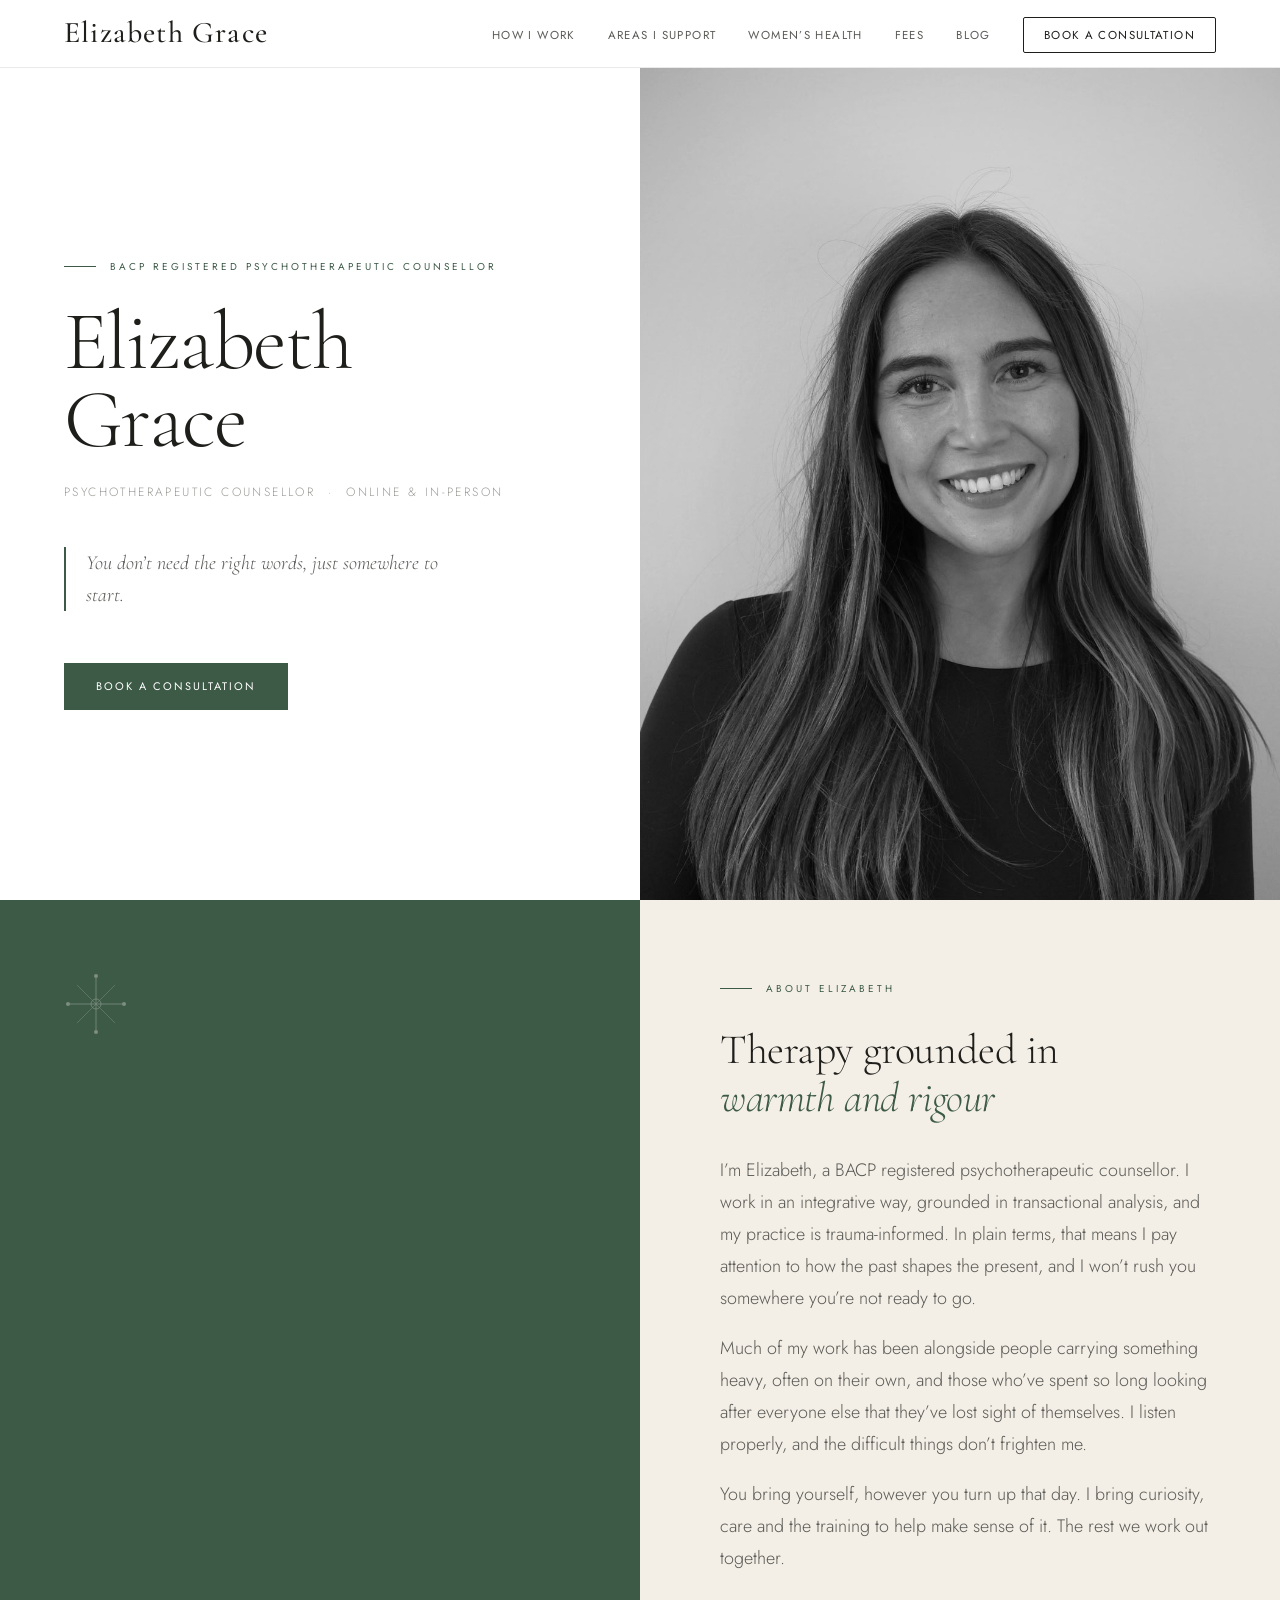
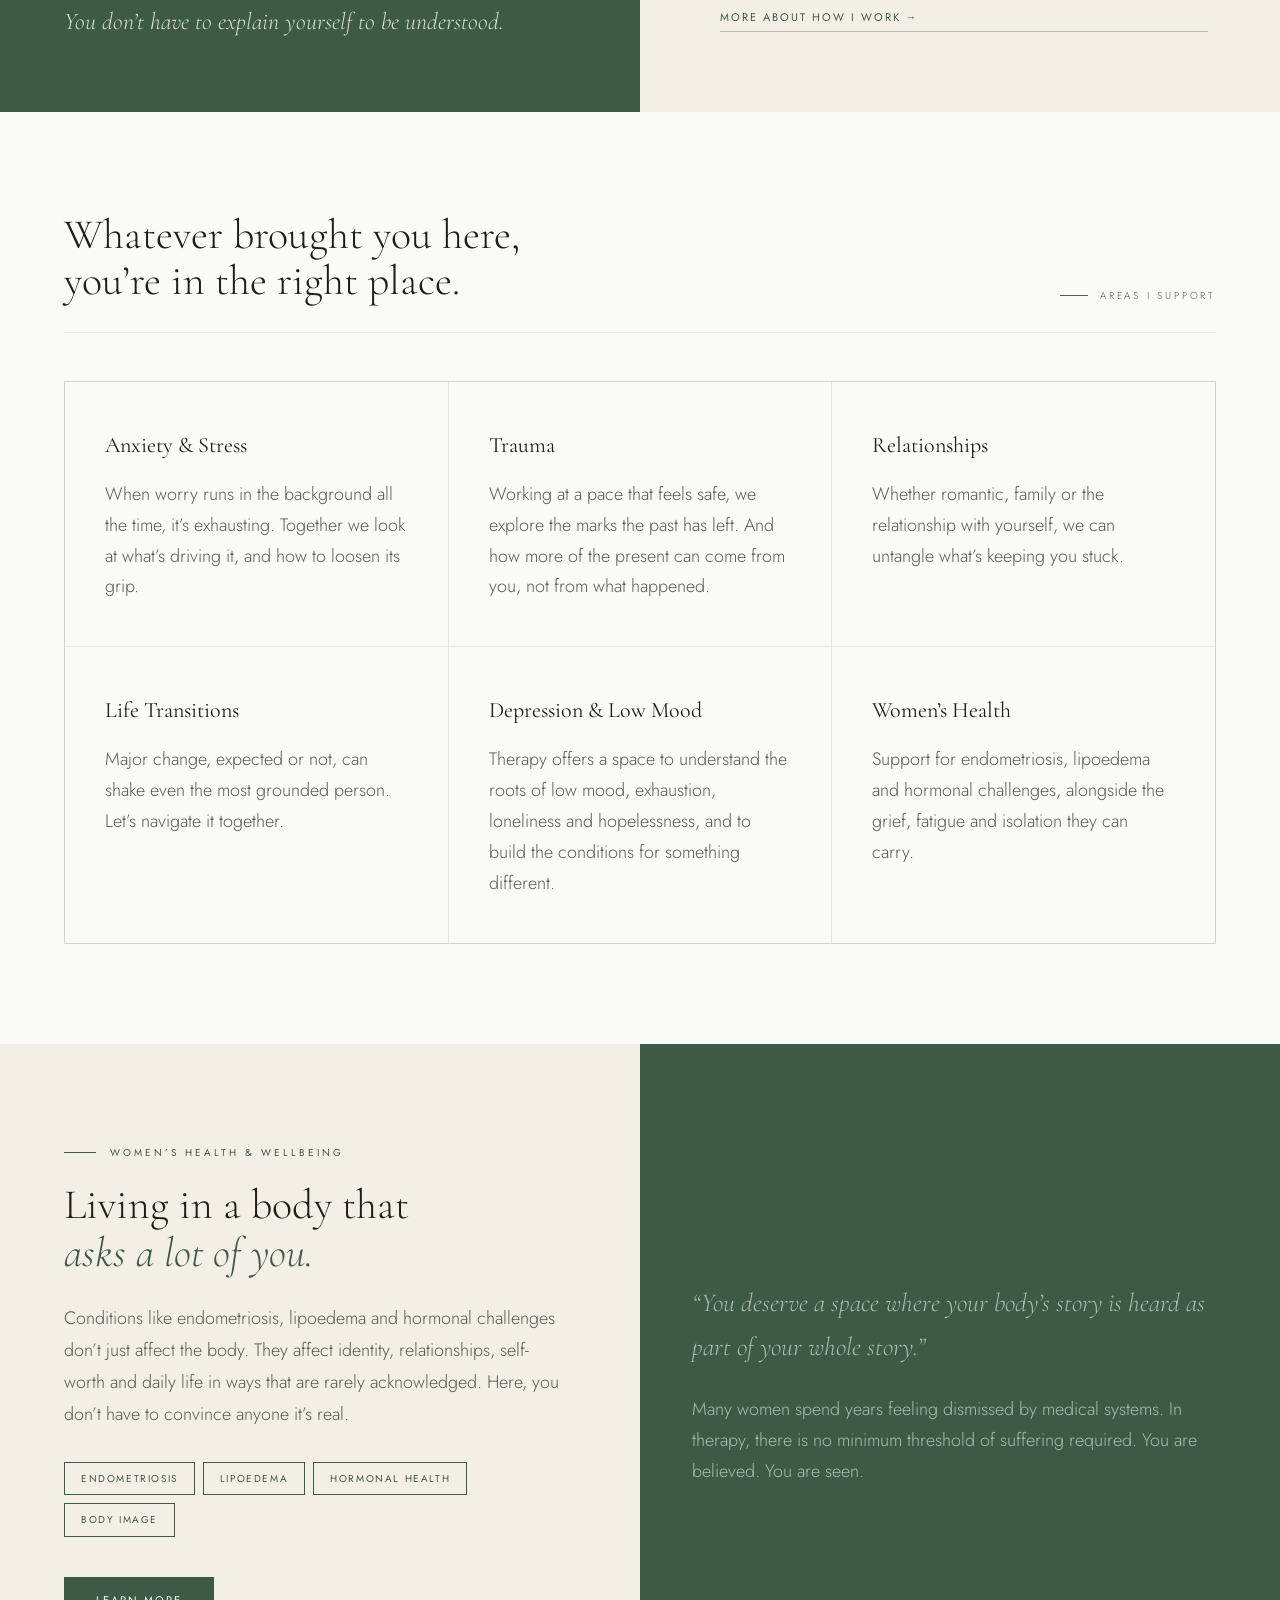
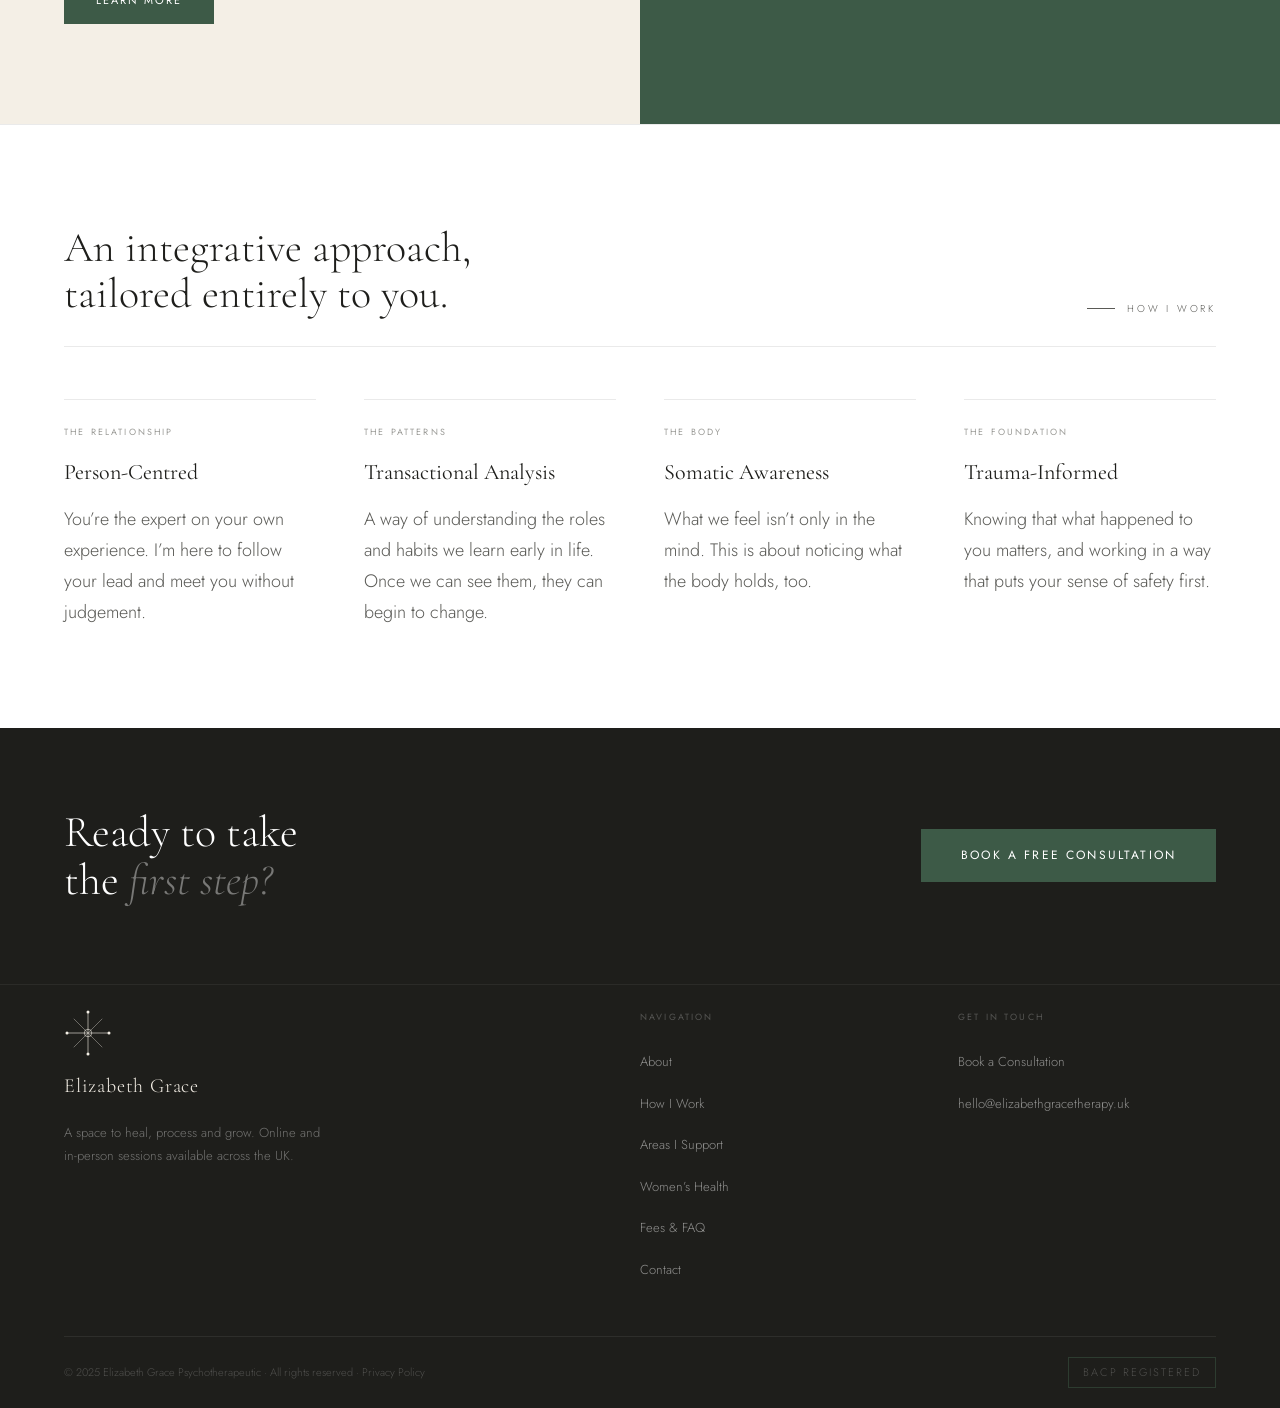
<file: index.html>
﻿<!DOCTYPE html>
<html lang="en">
<head>
<meta charset="UTF-8">
<meta name="viewport" content="width=device-width, initial-scale=1.0">
<title>Elizabeth Grace &mdash; Psychotherapeutic Counsellor</title>
<link rel="stylesheet" href="styles.css">
</head>
<body>

<nav>
  <div class="nav-logo"><a href="index.html">Elizabeth Grace</a></div>
  <button class="nav-toggle" aria-label="Open menu" aria-expanded="false">
    <span></span><span></span><span></span>
  </button>
  <ul class="nav-links">
    <li><a href="how-i-work.html">How I Work</a></li>
    <li><a href="areas.html">Areas I Support</a></li>
    <li><a href="womens-health.html">Women&rsquo;s Health</a></li>
    <li><a href="fees.html">Fees</a></li>
    <li><a href="blog.html">Blog</a></li>
    <li><a href="contact.html" class="nav-book">Book a Consultation</a></li>
  </ul>
</nav>

<section class="hero page-top">
  <div class="hero-left">
    <div class="eyebrow">BACP Registered Psychotherapeutic Counsellor</div>
    <h1 class="hero-name">Elizabeth<br>Grace</h1>
    <p class="hero-role">Psychotherapeutic Counsellor &nbsp;&middot;&nbsp; Online &amp; In-Person</p>
    <p class="hero-tagline">You don&rsquo;t need the right words, just somewhere to start.</p>
    <div class="hero-actions">
      <a href="contact.html" class="btn-fill">Book a Consultation</a>
    </div>
  </div>
  <div class="hero-right">
    <img src="assets/lizzie.jpeg" alt="Elizabeth Grace" style="background:#e8e0d5;">
  </div>
</section>

<section class="about">
  <div class="about-green">
    <svg class="about-star" width="64" height="64" viewBox="0 0 64 64" fill="none">
      <line x1="32" y1="4" x2="32" y2="60" stroke="#F4EFE6" stroke-width="0.8"/>
      <line x1="4" y1="32" x2="60" y2="32" stroke="#F4EFE6" stroke-width="0.8"/>
      <line x1="13" y1="13" x2="51" y2="51" stroke="#F4EFE6" stroke-width="0.5"/>
      <line x1="51" y1="13" x2="13" y2="51" stroke="#F4EFE6" stroke-width="0.5"/>
      <circle cx="32" cy="4" r="2" fill="#F4EFE6"/>
      <circle cx="32" cy="60" r="2" fill="#F4EFE6"/>
      <circle cx="4" cy="32" r="2" fill="#F4EFE6"/>
      <circle cx="60" cy="32" r="2" fill="#F4EFE6"/>
      <circle cx="32" cy="32" r="5" stroke="#F4EFE6" stroke-width="0.8" fill="none"/>
    </svg>
    <div>
      <p class="about-quote">You don&rsquo;t have to explain yourself to be understood.</p>
    </div>
  </div>
  <div class="about-text">
    <div class="eyebrow">About Elizabeth</div>
    <h2>Therapy grounded in<br><em>warmth and rigour</em></h2>
    <p>I&rsquo;m Elizabeth, a BACP registered psychotherapeutic counsellor. I work in an integrative way, grounded in transactional analysis, and my practice is trauma-informed. In plain terms, that means I pay attention to how the past shapes the present, and I won&rsquo;t rush you somewhere you&rsquo;re not ready to go.</p>
    <p>Much of my work has been alongside people carrying something heavy, often on their own, and those who&rsquo;ve spent so long looking after everyone else that they&rsquo;ve lost sight of themselves. I listen properly, and the difficult things don&rsquo;t frighten me.</p>
    <p>You bring yourself, however you turn up that day. I bring curiosity, care and the training to help make sense of it. The rest we work out together.</p>
    <a href="how-i-work.html" class="text-link">More about how I work &rarr;</a>
  </div>
</section>

<section class="areas">
  <div class="section-header">
    <h2>Whatever brought you here,<br>you&rsquo;re in the right place.</h2>
    <span class="section-eyebrow">Areas I Support</span>
  </div>
  <div class="areas-grid">
    <div class="area-card">
      <div class="area-title">Anxiety &amp; Stress</div>
      <p class="area-desc">When worry runs in the background all the time, it&rsquo;s exhausting. Together we look at what&rsquo;s driving it, and how to loosen its grip.</p>
    </div>
    <div class="area-card">
      <div class="area-title">Trauma</div>
      <p class="area-desc">Working at a pace that feels safe, we explore the marks the past has left. And how more of the present can come from you, not from what happened.</p>
    </div>
    <div class="area-card">
      <div class="area-title">Relationships</div>
      <p class="area-desc">Whether romantic, family or the relationship with yourself, we can untangle what&rsquo;s keeping you stuck.</p>
    </div>
    <div class="area-card">
      <div class="area-title">Life Transitions</div>
      <p class="area-desc">Major change, expected or not, can shake even the most grounded person. Let&rsquo;s navigate it together.</p>
    </div>
    <div class="area-card">
      <div class="area-title">Depression &amp; Low Mood</div>
      <p class="area-desc">Therapy offers a space to understand the roots of low mood, exhaustion, loneliness and hopelessness, and to build the conditions for something different.</p>
    </div>
    <div class="area-card">
      <div class="area-title">Women&rsquo;s Health</div>
      <p class="area-desc">Support for endometriosis, lipoedema and hormonal challenges, alongside the grief, fatigue and isolation they can carry.</p>
    </div>
  </div>
</section>

<section class="womens">
  <div class="womens-text">
    <div class="eyebrow" style="margin-bottom:20px">Women&rsquo;s Health &amp; Wellbeing</div>
    <h2>Living in a body that<br><em>asks a lot of you.</em></h2>
    <p>Conditions like endometriosis, lipoedema and hormonal challenges don&rsquo;t just affect the body. They affect identity, relationships, self-worth and daily life in ways that are rarely acknowledged. Here, you don&rsquo;t have to convince anyone it&rsquo;s real.</p>
    <div class="tags">
      <span class="tag">Endometriosis</span>
      <span class="tag">Lipoedema</span>
      <span class="tag">Hormonal Health</span>
      <span class="tag">Body Image</span>
    </div>
    <a href="womens-health.html" class="btn-fill">Learn More</a>
  </div>
  <div class="womens-panel">
    <p class="panel-quote">&ldquo;You deserve a space where your body&rsquo;s story is heard as part of your whole story.&rdquo;</p>
    <p>Many women spend years feeling dismissed by medical systems. In therapy, there is no minimum threshold of suffering required. You are believed. You are seen.</p>
  </div>
</section>

<section class="how">
  <div class="section-header">
    <h2>An integrative approach,<br>tailored entirely to you.</h2>
    <span class="section-eyebrow">How I Work</span>
  </div>
  <div class="how-grid">
    <div class="how-card">
      <div class="how-label">The Relationship</div>
      <div class="how-title">Person-Centred</div>
      <p class="how-desc">You&rsquo;re the expert on your own experience. I&rsquo;m here to follow your lead and meet you without judgement.</p>
    </div>
    <div class="how-card">
      <div class="how-label">The Patterns</div>
      <div class="how-title">Transactional Analysis</div>
      <p class="how-desc">A way of understanding the roles and habits we learn early in life. Once we can see them, they can begin to change.</p>
    </div>
    <div class="how-card">
      <div class="how-label">The Body</div>
      <div class="how-title">Somatic Awareness</div>
      <p class="how-desc">What we feel isn&rsquo;t only in the mind. This is about noticing what the body holds, too.</p>
    </div>
    <div class="how-card">
      <div class="how-label">The Foundation</div>
      <div class="how-title">Trauma-Informed</div>
      <p class="how-desc">Knowing that what happened to you matters, and working in a way that puts your sense of safety first.</p>
    </div>
  </div>
</section>

<div class="cta-band">
  <h2>Ready to take<br>the <em>first step?</em></h2>
  <a href="contact.html" class="btn-fill" style="font-size:12px; padding:16px 40px;">Book a Free Consultation</a>
</div>

<footer>
  <div class="footer-grid">
    <div>
      <div class="footer-logo">
        <svg width="48" height="48" viewBox="0 0 64 64" fill="none">
          <line x1="32" y1="4" x2="32" y2="60" stroke="#F4EFE6" stroke-width="0.8"/>
          <line x1="4" y1="32" x2="60" y2="32" stroke="#F4EFE6" stroke-width="0.8"/>
          <line x1="13" y1="13" x2="51" y2="51" stroke="#F4EFE6" stroke-width="0.5"/>
          <line x1="51" y1="13" x2="13" y2="51" stroke="#F4EFE6" stroke-width="0.5"/>
          <circle cx="32" cy="4" r="2" fill="#F4EFE6"/>
          <circle cx="32" cy="60" r="2" fill="#F4EFE6"/>
          <circle cx="4" cy="32" r="2" fill="#F4EFE6"/>
          <circle cx="60" cy="32" r="2" fill="#F4EFE6"/>
          <circle cx="32" cy="32" r="5" stroke="#F4EFE6" stroke-width="0.8" fill="none"/>
        </svg>
        <span class="footer-logo-text">Elizabeth Grace</span>
      </div>
      <p class="footer-desc">A space to heal, process and grow. Online and in-person sessions available across the UK.</p>
    </div>
    <div>
      <div class="footer-heading">Navigation</div>
      <ul class="footer-links">
        <li><a href="about.html">About</a></li>
        <li><a href="how-i-work.html">How I Work</a></li>
        <li><a href="areas.html">Areas I Support</a></li>
        <li><a href="womens-health.html">Women&rsquo;s Health</a></li>
        <li><a href="fees.html">Fees &amp; FAQ</a></li>
        <li><a href="contact.html">Contact</a></li>
      </ul>
    </div>
    <div>
      <div class="footer-heading">Get in Touch</div>
      <ul class="footer-links">
        <li><a href="contact.html">Book a Consultation</a></li>
        <li><a href="mailto:hello@elizabethgracetherapy.uk">hello@elizabethgracetherapy.uk</a></li>
      </ul>
    </div>
  </div>
  <div class="footer-bottom">
    <span>&copy; 2025 Elizabeth Grace Psychotherapeutic &middot; All rights reserved &middot; <a href="privacy.html">Privacy Policy</a></span>
    <span class="bacp-pill">BACP Registered</span>
  </div>
</footer>

<script src="script.js"></script>
</body>
</html>
</file>
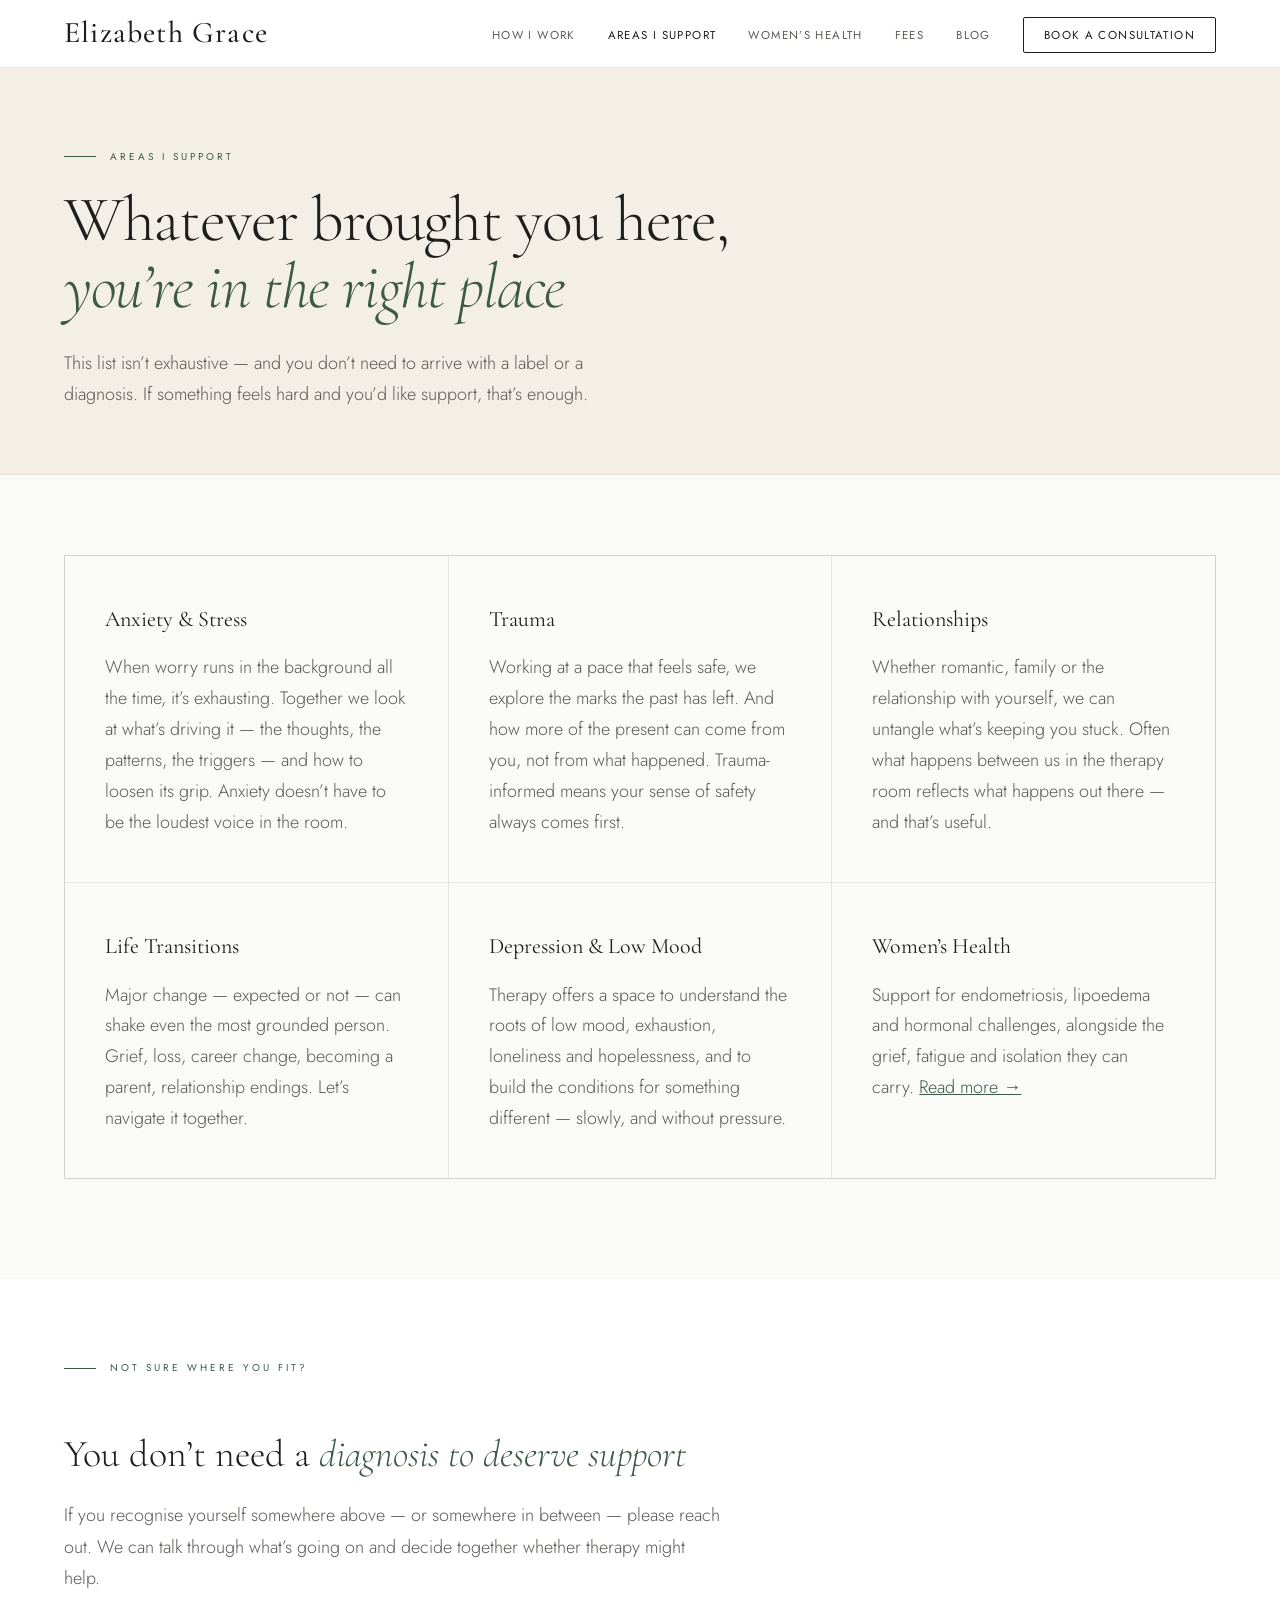
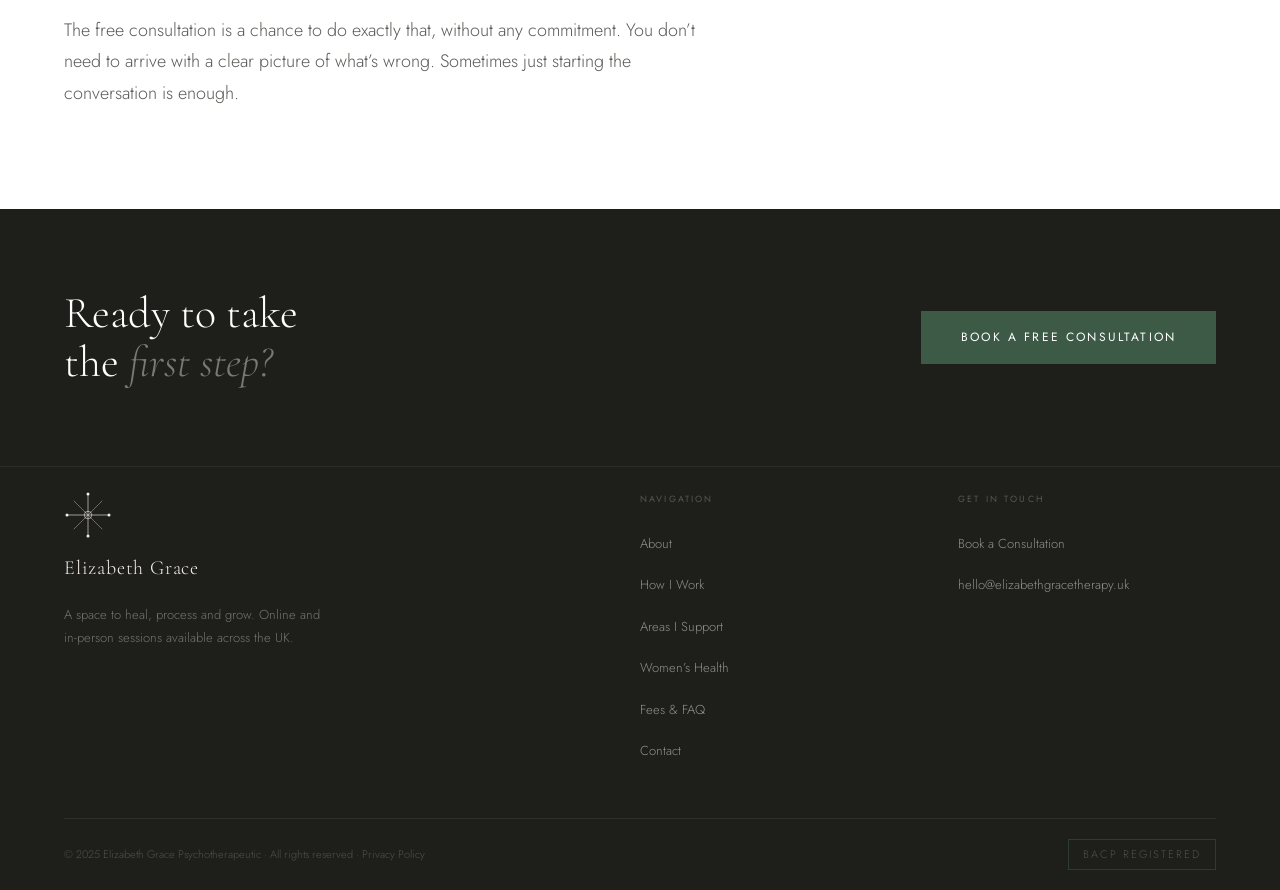
<file: areas.html>
﻿<!DOCTYPE html>
<html lang="en">
<head>
<meta charset="UTF-8">
<meta name="viewport" content="width=device-width, initial-scale=1.0">
<title>Areas I Support &mdash; Elizabeth Grace Psychotherapeutic Counsellor</title>
<link rel="stylesheet" href="styles.css">
</head>
<body>

<nav>
  <div class="nav-logo"><a href="index.html">Elizabeth Grace</a></div>
  <button class="nav-toggle" aria-label="Open menu" aria-expanded="false">
    <span></span><span></span><span></span>
  </button>
  <ul class="nav-links">
    <li><a href="how-i-work.html">How I Work</a></li>
    <li><a href="areas.html" class="active">Areas I Support</a></li>
    <li><a href="womens-health.html">Women&rsquo;s Health</a></li>
    <li><a href="fees.html">Fees</a></li>
    <li><a href="blog.html">Blog</a></li>
    <li><a href="contact.html" class="nav-book">Book a Consultation</a></li>
  </ul>
</nav>

<div class="page-top">
  <div class="page-header">
    <div class="eyebrow">Areas I Support</div>
    <h1>Whatever brought you here,<br><em>you&rsquo;re in the right place</em></h1>
    <p>This list isn&rsquo;t exhaustive &mdash; and you don&rsquo;t need to arrive with a label or a diagnosis. If something feels hard and you&rsquo;d like support, that&rsquo;s enough.</p>
  </div>

  <section class="areas" style="padding-top:80px;">
    <div class="areas-grid">
      <div class="area-card">
        <div class="area-title">Anxiety &amp; Stress</div>
        <p class="area-desc">When worry runs in the background all the time, it&rsquo;s exhausting. Together we look at what&rsquo;s driving it &mdash; the thoughts, the patterns, the triggers &mdash; and how to loosen its grip. Anxiety doesn&rsquo;t have to be the loudest voice in the room.</p>
      </div>
      <div class="area-card">
        <div class="area-title">Trauma</div>
        <p class="area-desc">Working at a pace that feels safe, we explore the marks the past has left. And how more of the present can come from you, not from what happened. Trauma-informed means your sense of safety always comes first.</p>
      </div>
      <div class="area-card">
        <div class="area-title">Relationships</div>
        <p class="area-desc">Whether romantic, family or the relationship with yourself, we can untangle what&rsquo;s keeping you stuck. Often what happens between us in the therapy room reflects what happens out there &mdash; and that&rsquo;s useful.</p>
      </div>
      <div class="area-card">
        <div class="area-title">Life Transitions</div>
        <p class="area-desc">Major change &mdash; expected or not &mdash; can shake even the most grounded person. Grief, loss, career change, becoming a parent, relationship endings. Let&rsquo;s navigate it together.</p>
      </div>
      <div class="area-card">
        <div class="area-title">Depression &amp; Low Mood</div>
        <p class="area-desc">Therapy offers a space to understand the roots of low mood, exhaustion, loneliness and hopelessness, and to build the conditions for something different &mdash; slowly, and without pressure.</p>
      </div>
      <div class="area-card">
        <div class="area-title">Women&rsquo;s Health</div>
        <p class="area-desc">Support for endometriosis, lipoedema and hormonal challenges, alongside the grief, fatigue and isolation they can carry. <a href="womens-health.html" style="color:var(--green);">Read more &rarr;</a></p>
      </div>
    </div>
  </section>

  <div class="interior-body">
    <div class="eyebrow">Not Sure Where You Fit?</div>
    <h2>You don&rsquo;t need a <em>diagnosis to deserve support</em></h2>
    <p>If you recognise yourself somewhere above &mdash; or somewhere in between &mdash; please reach out. We can talk through what&rsquo;s going on and decide together whether therapy might help.</p>
    <p>The free consultation is a chance to do exactly that, without any commitment. You don&rsquo;t need to arrive with a clear picture of what&rsquo;s wrong. Sometimes just starting the conversation is enough.</p>
  </div>

  <div class="cta-band">
    <h2>Ready to take<br>the <em>first step?</em></h2>
    <a href="contact.html" class="btn-fill" style="font-size:12px; padding:16px 40px;">Book a Free Consultation</a>
  </div>
</div>

<footer>
  <div class="footer-grid">
    <div>
      <div class="footer-logo">
        <svg width="48" height="48" viewBox="0 0 64 64" fill="none">
          <line x1="32" y1="4" x2="32" y2="60" stroke="#F4EFE6" stroke-width="0.8"/>
          <line x1="4" y1="32" x2="60" y2="32" stroke="#F4EFE6" stroke-width="0.8"/>
          <line x1="13" y1="13" x2="51" y2="51" stroke="#F4EFE6" stroke-width="0.5"/>
          <line x1="51" y1="13" x2="13" y2="51" stroke="#F4EFE6" stroke-width="0.5"/>
          <circle cx="32" cy="4" r="2" fill="#F4EFE6"/>
          <circle cx="32" cy="60" r="2" fill="#F4EFE6"/>
          <circle cx="4" cy="32" r="2" fill="#F4EFE6"/>
          <circle cx="60" cy="32" r="2" fill="#F4EFE6"/>
          <circle cx="32" cy="32" r="5" stroke="#F4EFE6" stroke-width="0.8" fill="none"/>
        </svg>
        <span class="footer-logo-text">Elizabeth Grace</span>
      </div>
      <p class="footer-desc">A space to heal, process and grow. Online and in-person sessions available across the UK.</p>
    </div>
    <div>
      <div class="footer-heading">Navigation</div>
      <ul class="footer-links">
        <li><a href="about.html">About</a></li>
        <li><a href="how-i-work.html">How I Work</a></li>
        <li><a href="areas.html">Areas I Support</a></li>
        <li><a href="womens-health.html">Women&rsquo;s Health</a></li>
        <li><a href="fees.html">Fees &amp; FAQ</a></li>
        <li><a href="contact.html">Contact</a></li>
      </ul>
    </div>
    <div>
      <div class="footer-heading">Get in Touch</div>
      <ul class="footer-links">
        <li><a href="contact.html">Book a Consultation</a></li>
        <li><a href="mailto:hello@elizabethgracetherapy.uk">hello@elizabethgracetherapy.uk</a></li>
      </ul>
    </div>
  </div>
  <div class="footer-bottom">
    <span>&copy; 2025 Elizabeth Grace Psychotherapeutic &middot; All rights reserved &middot; <a href="privacy.html">Privacy Policy</a></span>
    <span class="bacp-pill">BACP Registered</span>
  </div>
</footer>

<script src="script.js"></script>
</body>
</html>
</file>
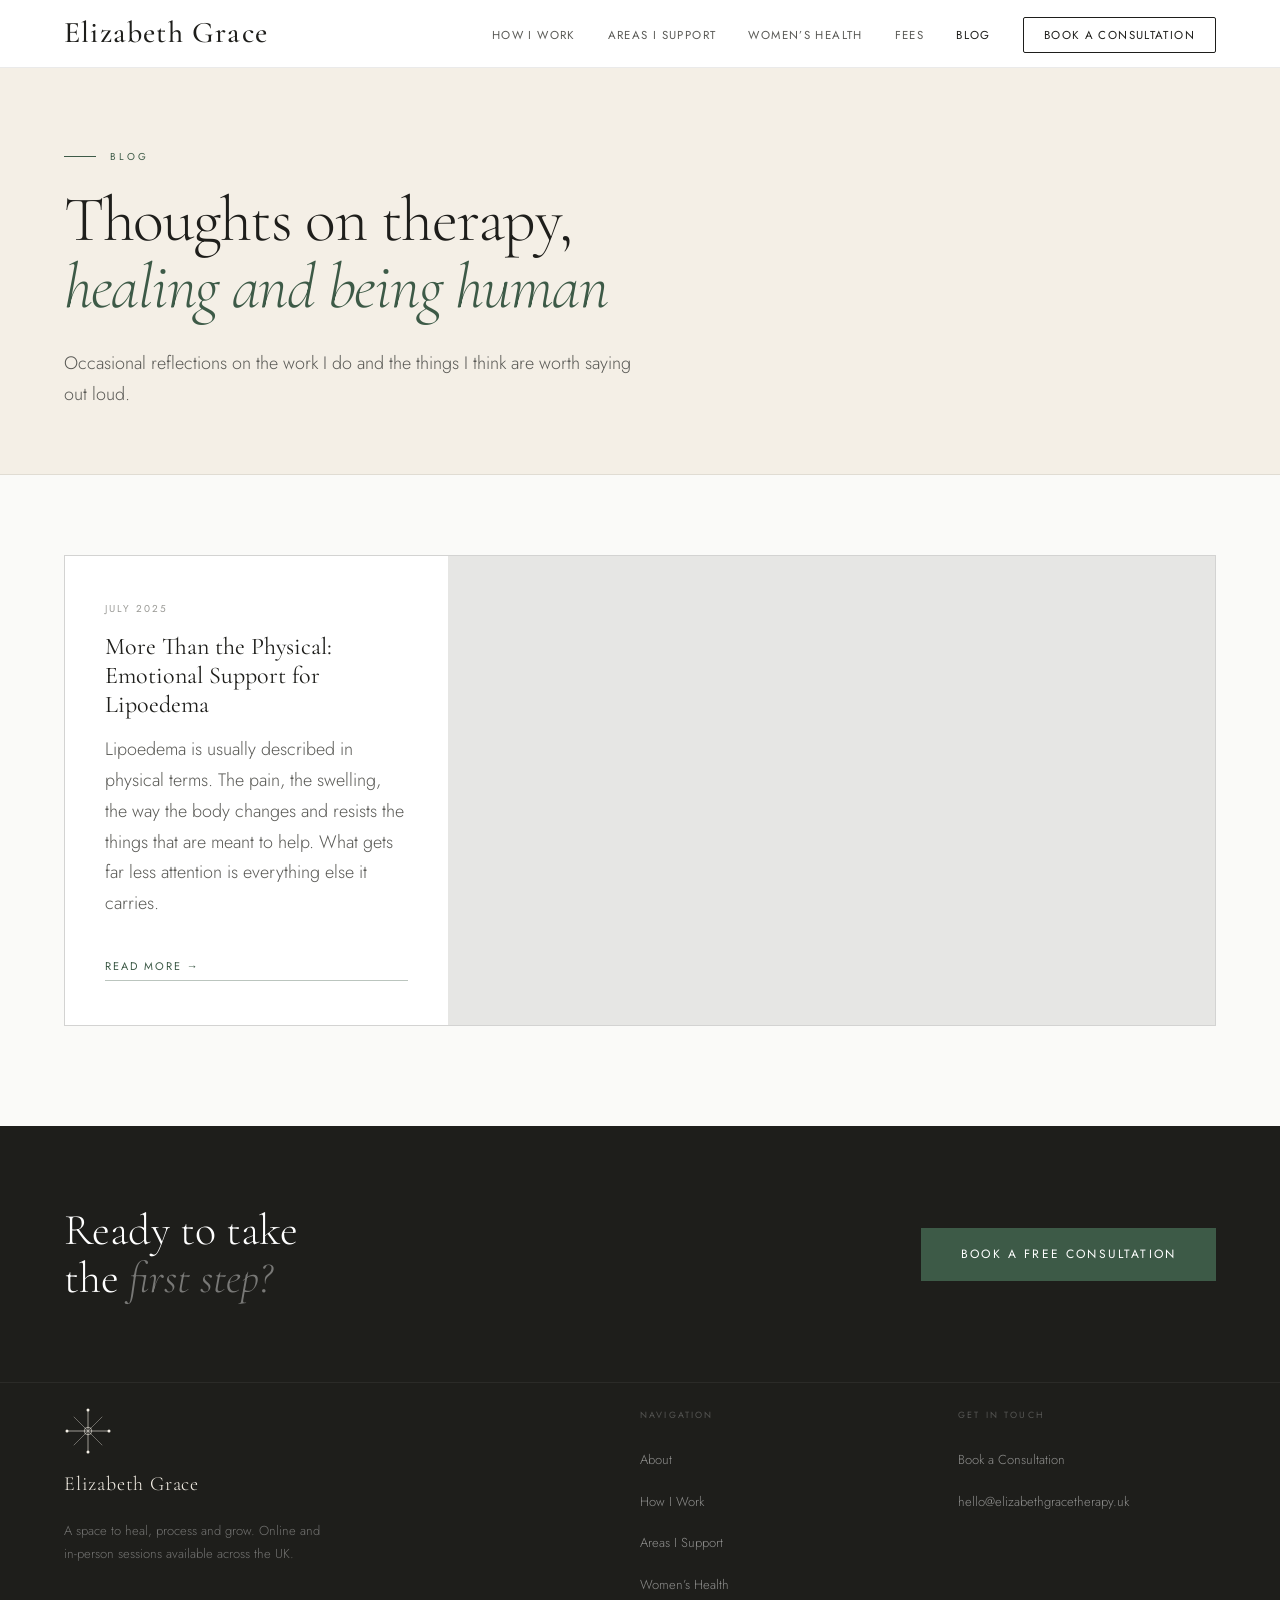
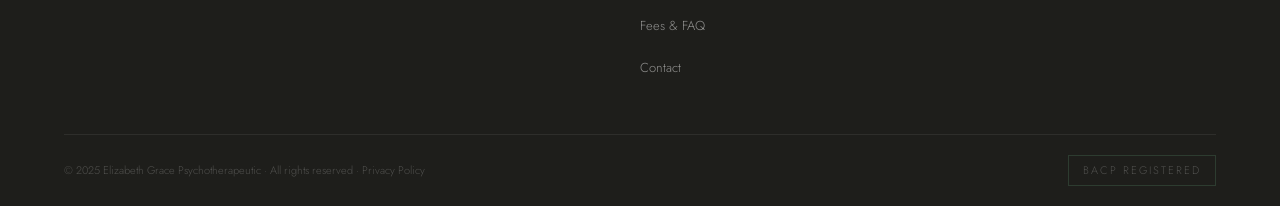
<file: blog.html>
﻿<!DOCTYPE html>
<html lang="en">
<head>
<meta charset="UTF-8">
<meta name="viewport" content="width=device-width, initial-scale=1.0">
<title>Blog &mdash; Elizabeth Grace Psychotherapeutic Counsellor</title>
<link rel="stylesheet" href="styles.css">
</head>
<body>

<nav>
  <div class="nav-logo"><a href="index.html">Elizabeth Grace</a></div>
  <button class="nav-toggle" aria-label="Open menu" aria-expanded="false">
    <span></span><span></span><span></span>
  </button>
  <ul class="nav-links">
    <li><a href="how-i-work.html">How I Work</a></li>
    <li><a href="areas.html">Areas I Support</a></li>
    <li><a href="womens-health.html">Women&rsquo;s Health</a></li>
    <li><a href="fees.html">Fees</a></li>
    <li><a href="blog.html" class="active">Blog</a></li>
    <li><a href="contact.html" class="nav-book">Book a Consultation</a></li>
  </ul>
</nav>

<div class="page-top">
  <div class="page-header">
    <div class="eyebrow">Blog</div>
    <h1>Thoughts on therapy,<br><em>healing and being human</em></h1>
    <p>Occasional reflections on the work I do and the things I think are worth saying out loud.</p>
  </div>

  <div class="blog-section">
    <div class="blog-grid">
      <a href="blog/lipoedema-counselling.html" class="blog-card" style="text-decoration:none;">
        <div class="blog-date">July 2025</div>
        <div class="blog-title">More Than the Physical: Emotional Support for Lipoedema</div>
        <p class="blog-excerpt">Lipoedema is usually described in physical terms. The pain, the swelling, the way the body changes and resists the things that are meant to help. What gets far less attention is everything else it carries.</p>
        <span class="text-link">Read more &rarr;</span>
      </a>
    </div>
  </div>

  <div class="cta-band">
    <h2>Ready to take<br>the <em>first step?</em></h2>
    <a href="contact.html" class="btn-fill" style="font-size:12px; padding:16px 40px;">Book a Free Consultation</a>
  </div>
</div>

<footer>
  <div class="footer-grid">
    <div>
      <div class="footer-logo">
        <svg width="48" height="48" viewBox="0 0 64 64" fill="none">
          <line x1="32" y1="4" x2="32" y2="60" stroke="#F4EFE6" stroke-width="0.8"/>
          <line x1="4" y1="32" x2="60" y2="32" stroke="#F4EFE6" stroke-width="0.8"/>
          <line x1="13" y1="13" x2="51" y2="51" stroke="#F4EFE6" stroke-width="0.5"/>
          <line x1="51" y1="13" x2="13" y2="51" stroke="#F4EFE6" stroke-width="0.5"/>
          <circle cx="32" cy="4" r="2" fill="#F4EFE6"/>
          <circle cx="32" cy="60" r="2" fill="#F4EFE6"/>
          <circle cx="4" cy="32" r="2" fill="#F4EFE6"/>
          <circle cx="60" cy="32" r="2" fill="#F4EFE6"/>
          <circle cx="32" cy="32" r="5" stroke="#F4EFE6" stroke-width="0.8" fill="none"/>
        </svg>
        <span class="footer-logo-text">Elizabeth Grace</span>
      </div>
      <p class="footer-desc">A space to heal, process and grow. Online and in-person sessions available across the UK.</p>
    </div>
    <div>
      <div class="footer-heading">Navigation</div>
      <ul class="footer-links">
        <li><a href="about.html">About</a></li>
        <li><a href="how-i-work.html">How I Work</a></li>
        <li><a href="areas.html">Areas I Support</a></li>
        <li><a href="womens-health.html">Women&rsquo;s Health</a></li>
        <li><a href="fees.html">Fees &amp; FAQ</a></li>
        <li><a href="contact.html">Contact</a></li>
      </ul>
    </div>
    <div>
      <div class="footer-heading">Get in Touch</div>
      <ul class="footer-links">
        <li><a href="contact.html">Book a Consultation</a></li>
        <li><a href="mailto:hello@elizabethgracetherapy.uk">hello@elizabethgracetherapy.uk</a></li>
      </ul>
    </div>
  </div>
  <div class="footer-bottom">
    <span>&copy; 2025 Elizabeth Grace Psychotherapeutic &middot; All rights reserved &middot; <a href="privacy.html">Privacy Policy</a></span>
    <span class="bacp-pill">BACP Registered</span>
  </div>
</footer>

<script src="script.js"></script>
</body>
</html>
</file>
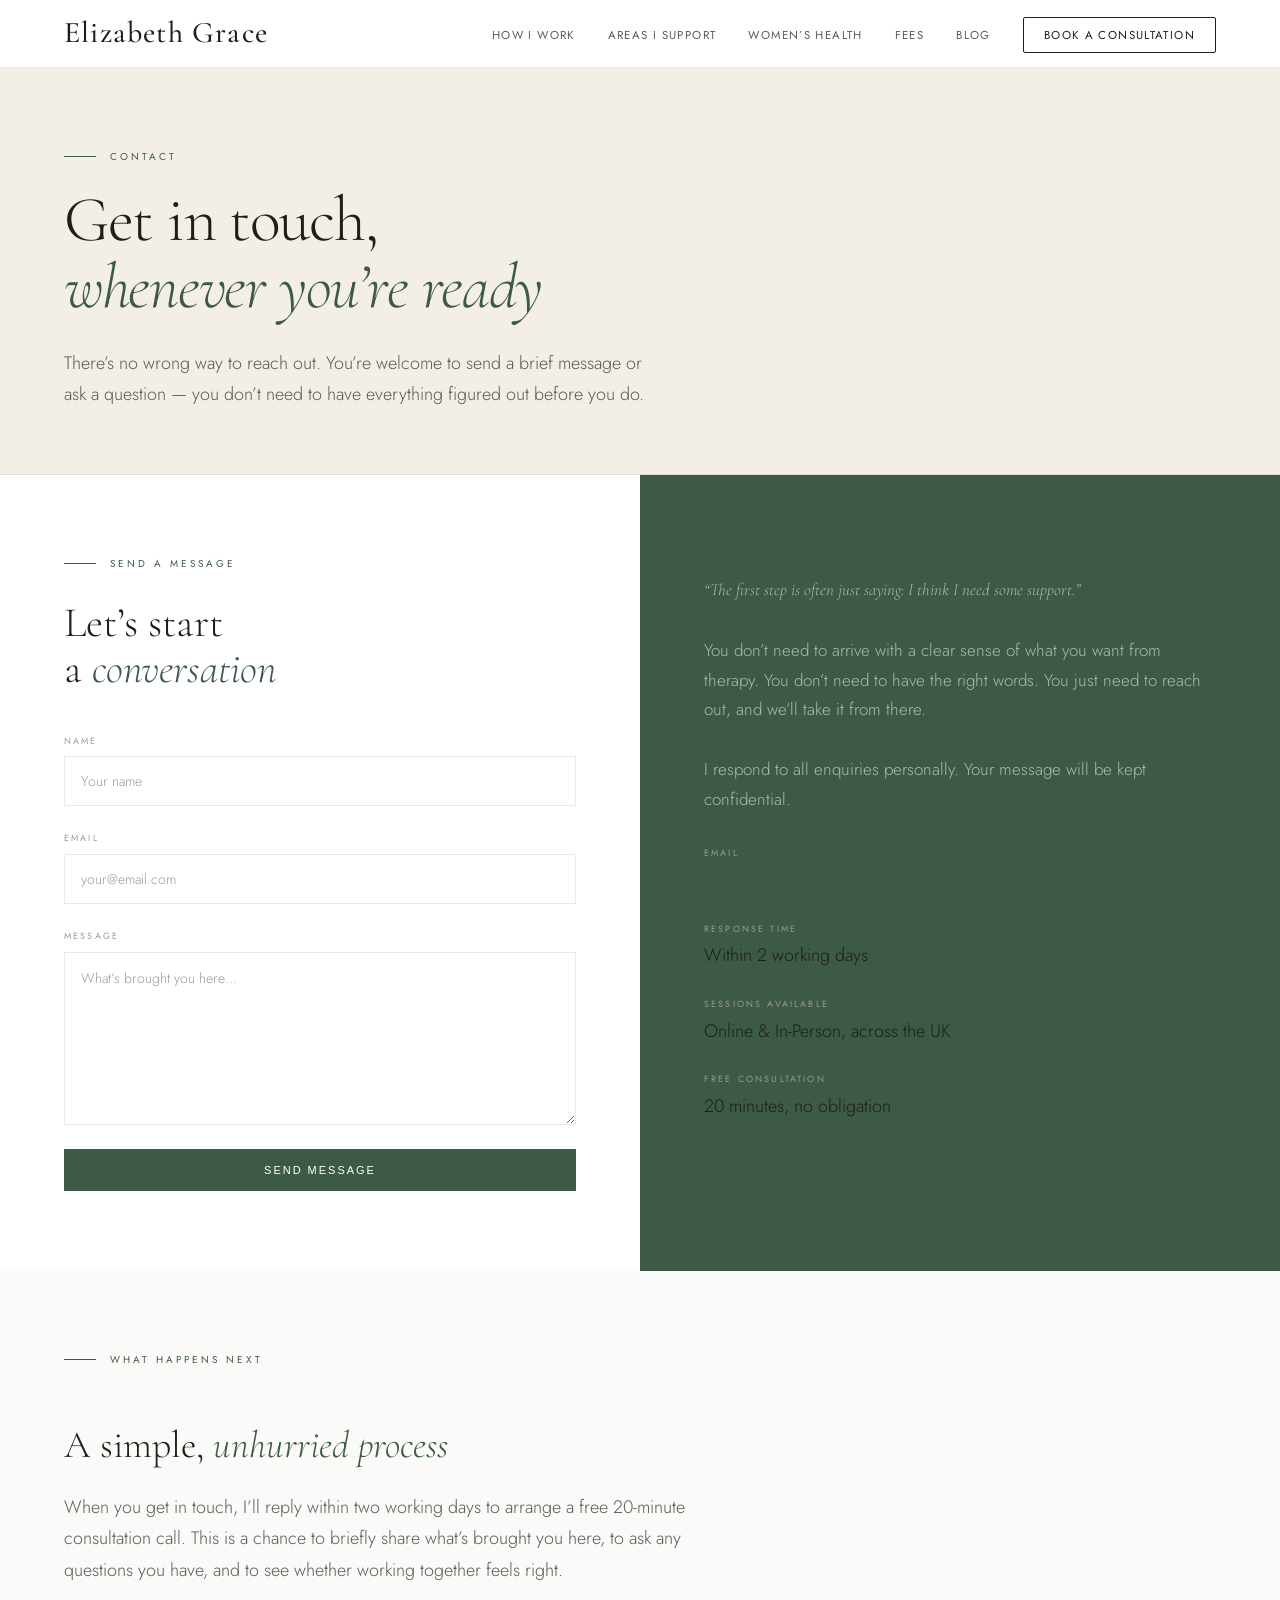
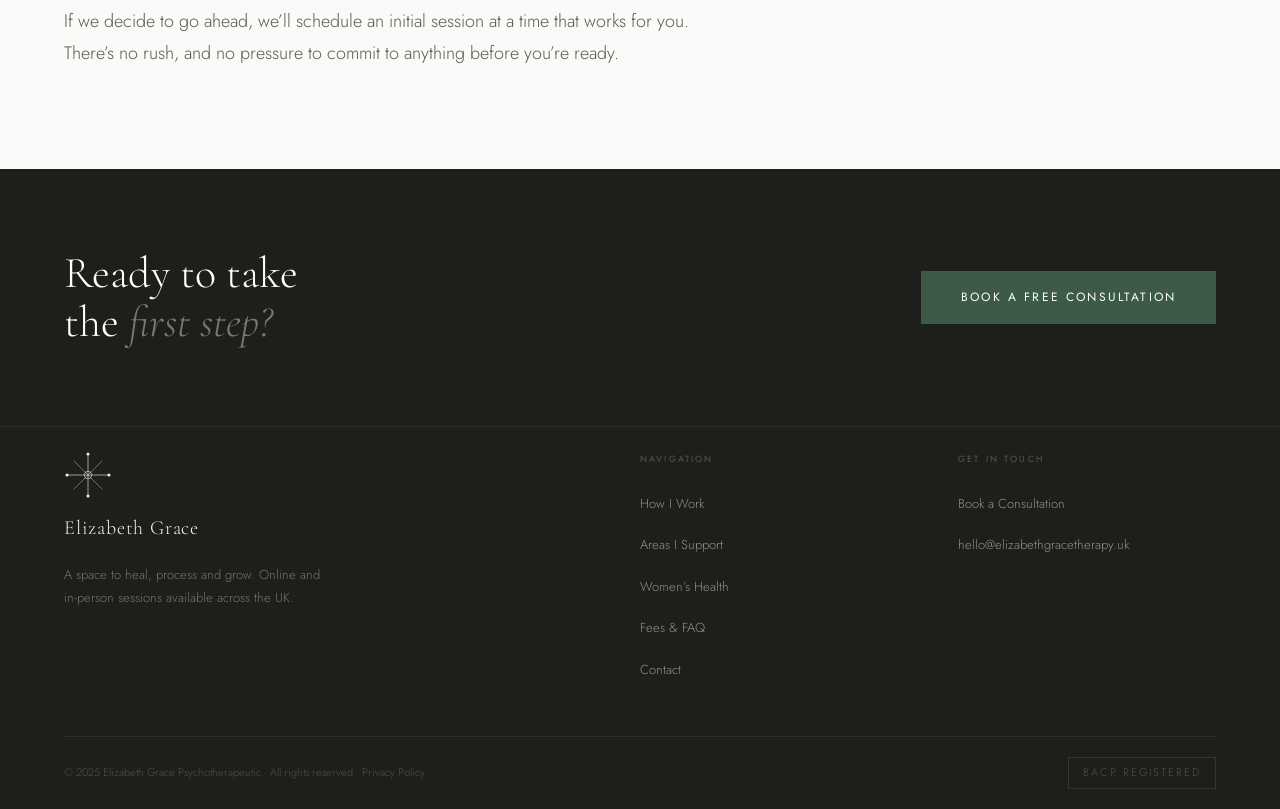
<file: contact.html>
﻿<!DOCTYPE html>
<html lang="en">
<head>
<meta charset="UTF-8">
<meta name="viewport" content="width=device-width, initial-scale=1.0">
<title>Contact &mdash; Elizabeth Grace Psychotherapeutic Counsellor</title>
<link rel="stylesheet" href="styles.css">
</head>
<body>

<nav>
  <div class="nav-logo"><a href="index.html">Elizabeth Grace</a></div>
  <button class="nav-toggle" aria-label="Open menu" aria-expanded="false">
    <span></span><span></span><span></span>
  </button>
  <ul class="nav-links">
    <li><a href="how-i-work.html">How I Work</a></li>
    <li><a href="areas.html">Areas I Support</a></li>
    <li><a href="womens-health.html">Women&rsquo;s Health</a></li>
    <li><a href="fees.html">Fees</a></li>
    <li><a href="blog.html">Blog</a></li>
    <li><a href="contact.html" class="nav-book">Book a Consultation</a></li>
  </ul>
</nav>

<div class="page-top">
  <div class="page-header">
    <div class="eyebrow">Contact</div>
    <h1>Get in touch,<br><em>whenever you&rsquo;re ready</em></h1>
    <p>There&rsquo;s no wrong way to reach out. You&rsquo;re welcome to send a brief message or ask a question &mdash; you don&rsquo;t need to have everything figured out before you do.</p>
  </div>

  <section class="contact-section">
    <div class="contact-left">
      <div class="eyebrow">Send a Message</div>
      <h2>Let&rsquo;s start<br>a <em>conversation</em></h2>

      <form action="https://formspree.io/f/mdaryqgk" method="POST" class="contact-form">
        <input type="hidden" name="_next" value="https://www.elizabethgracetherapy.uk/contact.html">

        <div class="form-field">
          <label for="name">Name</label>
          <input type="text" id="name" name="name" placeholder="Your name" required>
        </div>

        <div class="form-field">
          <label for="email">Email</label>
          <input type="email" id="email" name="email" placeholder="your@email.com" required>
        </div>

        <div class="form-field">
          <label for="message">Message</label>
          <textarea id="message" name="message" rows="6" placeholder="What&rsquo;s brought you here&hellip;" required></textarea>
        </div>

        <button type="submit" class="btn-fill" style="font-size:11px; padding:15px 36px; border:none; cursor:pointer;">Send Message</button>
      </form>
    </div>
    <div class="contact-right">
      <p class="panel-quote">&ldquo;The first step is often just saying: I think I need some support.&rdquo;</p>
      <p>You don&rsquo;t need to arrive with a clear sense of what you want from therapy. You don&rsquo;t need to have the right words. You just need to reach out, and we&rsquo;ll take it from there.</p>
      <br>
      <p>I respond to all enquiries personally. Your message will be kept confidential.</p>
      <br>
      <div class="contact-detail">
        <div class="contact-item">
          <span class="contact-item-label">Email</span>
          <span class="contact-item-value"><a href="mailto:hello@elizabethgracetherapy.uk">hello@elizabethgracetherapy.uk</a></span>
        </div>
        <div class="contact-item">
          <span class="contact-item-label">Response Time</span>
          <span class="contact-item-value">Within 2 working days</span>
        </div>
        <div class="contact-item">
          <span class="contact-item-label">Sessions Available</span>
          <span class="contact-item-value">Online &amp; In-Person, across the UK</span>
        </div>
        <div class="contact-item">
          <span class="contact-item-label">Free Consultation</span>
          <span class="contact-item-value">20 minutes, no obligation</span>
        </div>
      </div>
    </div>
  </section>

  <div class="interior-body" style="background:var(--off-white); padding-top:80px; padding-bottom:80px;">
    <div class="eyebrow">What Happens Next</div>
    <h2>A simple, <em>unhurried process</em></h2>
    <p>When you get in touch, I&rsquo;ll reply within two working days to arrange a free 20-minute consultation call. This is a chance to briefly share what&rsquo;s brought you here, to ask any questions you have, and to see whether working together feels right.</p>
    <p>If we decide to go ahead, we&rsquo;ll schedule an initial session at a time that works for you. There&rsquo;s no rush, and no pressure to commit to anything before you&rsquo;re ready.</p>
  </div>

  <div class="cta-band">
    <h2>Ready to take<br>the <em>first step?</em></h2>
    <a href="contact.html" class="btn-fill" style="font-size:12px; padding:16px 40px;">Book a Free Consultation</a>
  </div>
</div>

<footer>
  <div class="footer-grid">
    <div>
      <div class="footer-logo">
        <svg width="48" height="48" viewBox="0 0 64 64" fill="none">
          <line x1="32" y1="4" x2="32" y2="60" stroke="#F4EFE6" stroke-width="0.8"/>
          <line x1="4" y1="32" x2="60" y2="32" stroke="#F4EFE6" stroke-width="0.8"/>
          <line x1="13" y1="13" x2="51" y2="51" stroke="#F4EFE6" stroke-width="0.5"/>
          <line x1="51" y1="13" x2="13" y2="51" stroke="#F4EFE6" stroke-width="0.5"/>
          <circle cx="32" cy="4" r="2" fill="#F4EFE6"/>
          <circle cx="32" cy="60" r="2" fill="#F4EFE6"/>
          <circle cx="4" cy="32" r="2" fill="#F4EFE6"/>
          <circle cx="60" cy="32" r="2" fill="#F4EFE6"/>
          <circle cx="32" cy="32" r="5" stroke="#F4EFE6" stroke-width="0.8" fill="none"/>
        </svg>
        <span class="footer-logo-text">Elizabeth Grace</span>
      </div>
      <p class="footer-desc">A space to heal, process and grow. Online and in-person sessions available across the UK.</p>
    </div>
    <div>
      <div class="footer-heading">Navigation</div>
      <ul class="footer-links">
        <li><a href="how-i-work.html">How I Work</a></li>
        <li><a href="areas.html">Areas I Support</a></li>
        <li><a href="womens-health.html">Women&rsquo;s Health</a></li>
        <li><a href="fees.html">Fees &amp; FAQ</a></li>
        <li><a href="contact.html">Contact</a></li>
      </ul>
    </div>
    <div>
      <div class="footer-heading">Get in Touch</div>
      <ul class="footer-links">
        <li><a href="contact.html">Book a Consultation</a></li>
        <li><a href="mailto:hello@elizabethgracetherapy.uk">hello@elizabethgracetherapy.uk</a></li>
      </ul>
    </div>
  </div>
  <div class="footer-bottom">
    <span>&copy; 2025 Elizabeth Grace Psychotherapeutic &middot; All rights reserved &middot; <a href="privacy.html">Privacy Policy</a></span>
    <span class="bacp-pill">BACP Registered</span>
  </div>
</footer>

<script src="script.js"></script>
</body>
</html>
</file>
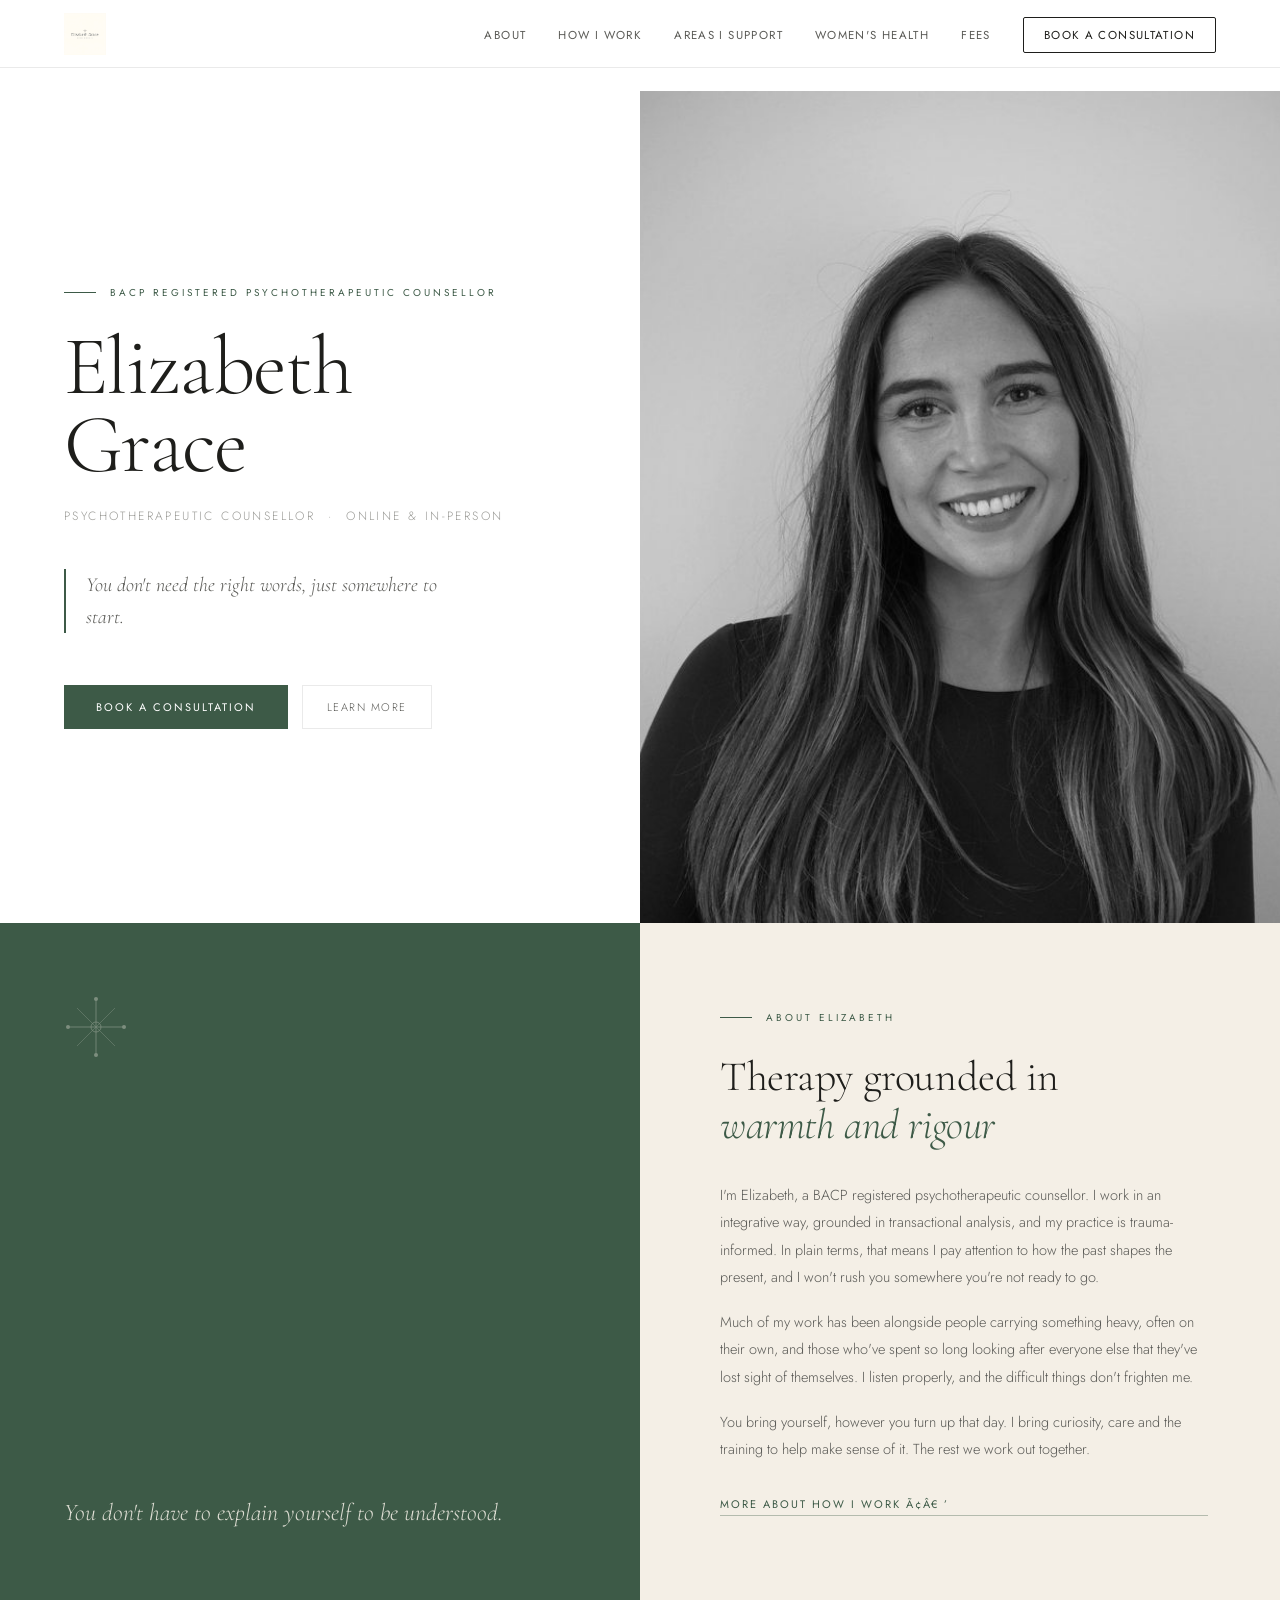
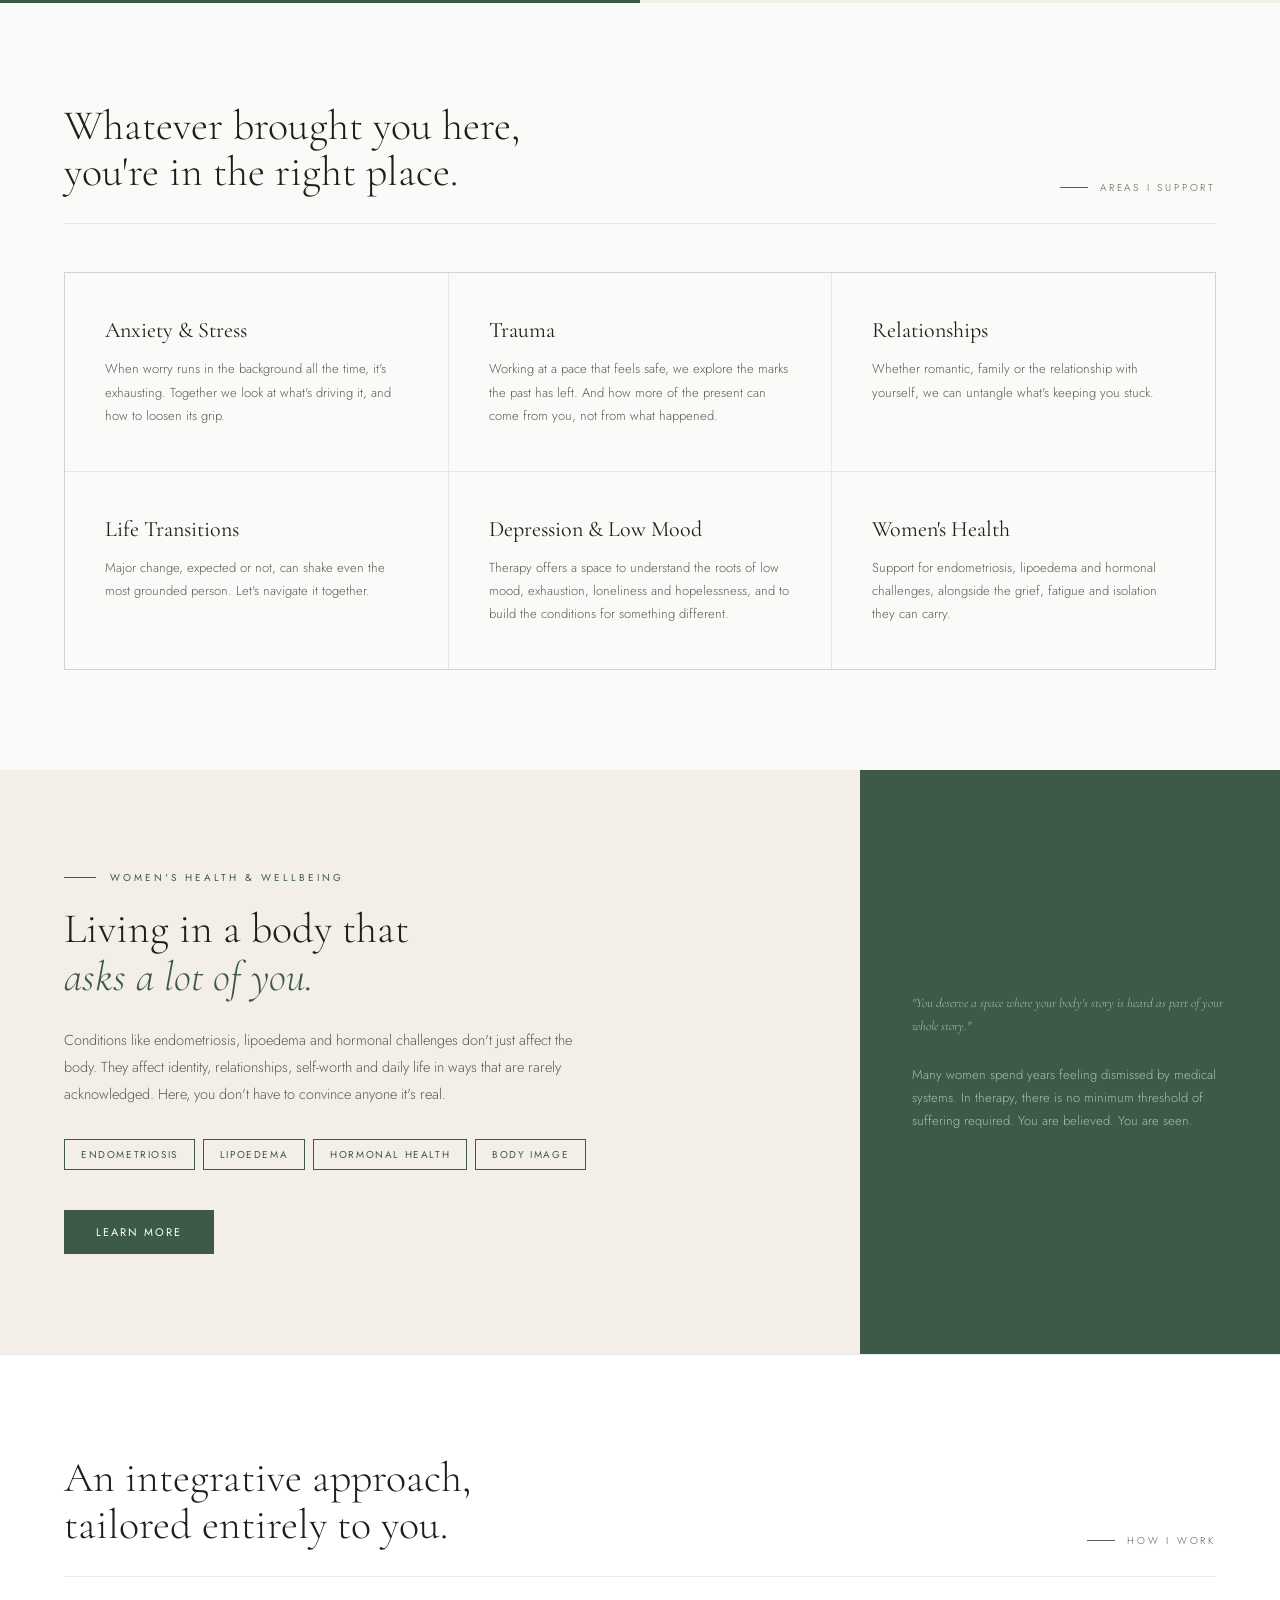
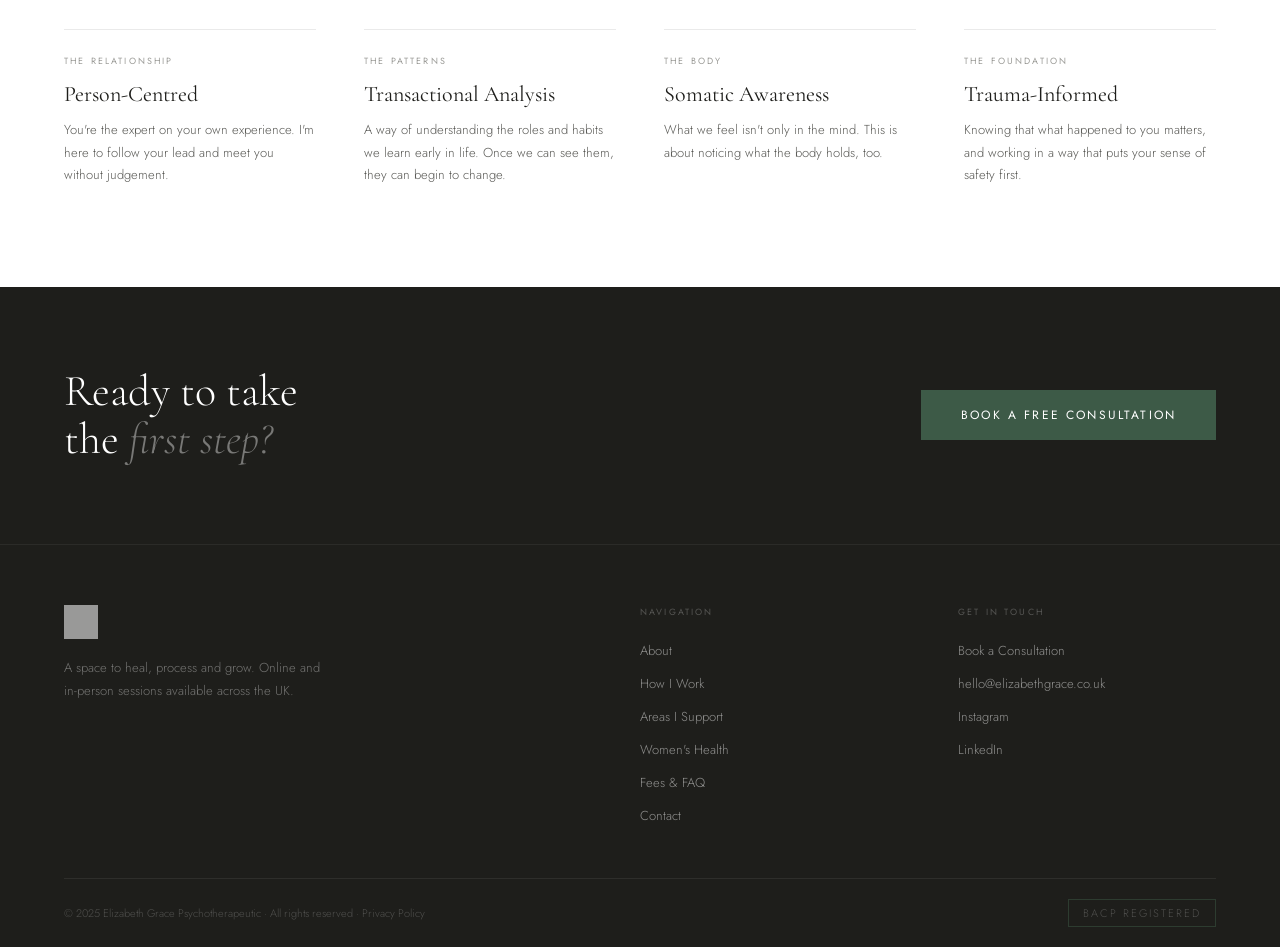
<file: elizabeth-grace (2).html>
ï»¿<!DOCTYPE html>
<html lang="en">
<head>
<meta charset="UTF-8">
<meta name="viewport" content="width=device-width, initial-scale=1.0">
<title>Elizabeth Grace Ã¢â‚¬&rdquo; Psychotherapeutic Counsellor</title>
<link href="https://fonts.googleapis.com/css2?family=Cormorant+Garamond:ital,wght@0,300;0,400;0,500;1,300;1,400&family=Jost:wght@300;400;500&display=swap" rel="stylesheet">
<style>
*, *::before, *::after { box-sizing: border-box; margin: 0; padding: 0; }
:root {
  --cream: #F4EFE6;
  --white: #FFFFFF;
  --off-white: #FAFAF8;
  --charcoal: #1E1E1B;
  --mid: #5A5A56;
  --light: #9A9A96;
  --green: #3D5A47;
  --green-mid: #4e7060;
  --border: rgba(30,30,27,0.09);
}
body { font-family: 'Jost', sans-serif; background: var(--white); color: var(--charcoal); }

/* NAV */
nav {
  position: fixed; top: 0; left: 0; right: 0; z-index: 200;
  background: var(--white); border-bottom: 1px solid var(--border);
  padding: 0 64px; height: 68px;
  display: flex; align-items: center; justify-content: space-between;
}
.nav-logo img { height: 42px; }
.nav-links { display: flex; gap: 32px; list-style: none; align-items: center; }
.nav-links a {
  text-decoration: none; color: var(--mid);
  font-size: 11.5px; letter-spacing: 0.12em; text-transform: uppercase;
  font-weight: 400; transition: color 0.2s;
}
.nav-links a:hover { color: var(--charcoal); }
.nav-book {
  border: 1px solid var(--charcoal) !important;
  color: var(--charcoal) !important;
  padding: 9px 20px; border-radius: 2px;
  transition: background 0.2s !important, color 0.2s !important;
}
.nav-book:hover { background: var(--charcoal) !important; color: var(--white) !important; }

/* PAGE 1: HERO SPLIT */
.hero {
  margin-top: 68px;
  display: grid;
  grid-template-columns: 1fr 1fr;
  height: calc(100vh - 68px);
  min-height: 560px;
}
.hero-left {
  display: flex; flex-direction: column; justify-content: center;
  padding: 80px 72px 80px 64px;
  background: var(--white);
}
.eyebrow {
  font-size: 10px; letter-spacing: 0.3em; text-transform: uppercase;
  color: var(--green); font-weight: 400; margin-bottom: 28px;
  display: flex; align-items: center; gap: 14px;
}
.eyebrow::before {
  content: ''; display: block; width: 32px; height: 1px; background: var(--green);
}
.hero-name {
  font-family: 'Cormorant Garamond', serif;
  font-size: clamp(56px, 6.5vw, 88px);
  font-weight: 300; color: var(--charcoal);
  line-height: 0.93; letter-spacing: -0.02em;
  margin-bottom: 24px;
}
.hero-role {
  font-size: 12px; letter-spacing: 0.2em; text-transform: uppercase;
  color: var(--light); font-weight: 300; margin-bottom: 44px;
}
.hero-tagline {
  font-family: 'Cormorant Garamond', serif;
  font-size: 20px; font-style: italic; font-weight: 300;
  color: var(--mid); line-height: 1.6; margin-bottom: 52px;
  max-width: 380px; border-left: 2px solid var(--green);
  padding-left: 20px;
}
.hero-actions { display: flex; gap: 14px; align-items: center; }
.btn-fill {
  display: inline-block; background: var(--green); color: var(--white);
  padding: 14px 32px; text-decoration: none;
  font-size: 11px; letter-spacing: 0.18em; text-transform: uppercase;
  font-weight: 400; transition: background 0.2s;
}
.btn-fill:hover { background: var(--green-mid); }
.btn-outline {
  display: inline-block; border: 1px solid var(--border);
  color: var(--mid); padding: 13px 24px; text-decoration: none;
  font-size: 11px; letter-spacing: 0.14em; text-transform: uppercase;
  font-weight: 300; transition: border-color 0.2s, color 0.2s;
}
.btn-outline:hover { border-color: var(--charcoal); color: var(--charcoal); }
.hero-right { position: relative; overflow: hidden; }
.hero-right img {
  width: 100%; height: 100%;
  object-fit: cover; object-position: center 30%;
  display: block;
}

/* PAGE 2: ABOUT SPLIT */
.about {
  display: grid;
  grid-template-columns: 1fr 1fr;
  min-height: 680px;
}
.about-green {
  background: var(--green);
  display: flex; flex-direction: column;
  justify-content: space-between;
  padding: 72px 64px;
}
.about-star { opacity: 0.35; }
.about-quote {
  font-family: 'Cormorant Garamond', serif;
  font-size: 24px; font-style: italic; font-weight: 300;
  color: rgba(244,239,230,0.88); line-height: 1.55; margin-bottom: 0;
}
.about-quote-attr {
  font-size: 9px; letter-spacing: 0.22em; text-transform: uppercase;
  color: rgba(244,239,230,0.4); font-weight: 300;
}
.about-text {
  background: var(--cream);
  padding: 80px 72px 80px 80px;
  display: flex; flex-direction: column; justify-content: center;
}
.about-text h2 {
  font-family: 'Cormorant Garamond', serif;
  font-size: 42px; font-weight: 300; color: var(--charcoal);
  line-height: 1.15; margin-bottom: 32px; letter-spacing: -0.01em;
}
.about-text h2 em { font-style: italic; color: var(--green); }
.about-text p {
  font-size: 14.5px; line-height: 1.88; color: var(--mid);
  font-weight: 300; margin-bottom: 18px; max-width: 480px;
}
.text-link {
  display: inline-flex; align-items: center; gap: 8px;
  margin-top: 16px; color: var(--green); text-decoration: none;
  font-size: 11px; letter-spacing: 0.18em; text-transform: uppercase;
  font-weight: 400; border-bottom: 1px solid rgba(61,90,71,0.35);
  padding-bottom: 3px; transition: border-color 0.2s;
}
.text-link:hover { border-color: var(--green); }

/* PAGE 3: AREAS */
.areas {
  padding: 100px 64px;
  background: var(--off-white);
}
.section-header {
  display: flex; justify-content: space-between; align-items: flex-end;
  margin-bottom: 48px; padding-bottom: 28px; border-bottom: 1px solid var(--border);
}
.section-header h2 {
  font-family: 'Cormorant Garamond', serif;
  font-size: 42px; font-weight: 300; color: var(--charcoal); line-height: 1.1;
}
.section-eyebrow {
  font-size: 10px; letter-spacing: 0.28em; text-transform: uppercase;
  color: var(--mid); font-weight: 300;
  display: flex; align-items: center; gap: 12px;
}
.section-eyebrow::before {
  content: ''; display: block; width: 28px; height: 1px; background: var(--mid);
}
.areas-grid {
  display: grid; grid-template-columns: repeat(3, 1fr);
  gap: 1px; background: var(--border); border: 1px solid var(--border);
}
.area-card {
  background: var(--off-white); padding: 44px 40px; transition: background 0.2s;
}
.area-card:hover { background: var(--white); }
.area-title {
  font-family: 'Cormorant Garamond', serif; font-size: 22px;
  font-weight: 400; color: var(--charcoal); margin-bottom: 14px;
}
.area-desc { font-size: 13px; line-height: 1.78; color: var(--mid); font-weight: 300; }

/* PAGE 4: WOMENS */
.womens {
  display: grid; grid-template-columns: 1fr 420px;
  background: var(--cream);
}
.womens-text { padding: 100px 80px 100px 64px; }
.womens-text h2 {
  font-family: 'Cormorant Garamond', serif; font-size: 42px;
  font-weight: 300; color: var(--charcoal); line-height: 1.15; margin-bottom: 24px;
}
.womens-text h2 em { font-style: italic; color: var(--green); }
.womens-text p {
  font-size: 14.5px; line-height: 1.88; color: var(--mid);
  font-weight: 300; margin-bottom: 32px; max-width: 520px;
}
.tags { display: flex; flex-wrap: wrap; gap: 8px; margin-bottom: 40px; }
.tag {
  border: 1px solid var(--green); color: var(--green);
  font-size: 10px; letter-spacing: 0.16em; text-transform: uppercase;
  padding: 7px 16px; font-weight: 400;
}
.womens-panel {
  background: var(--green); padding: 90px 52px;
  display: flex; flex-direction: column; justify-content: center;
}
.panel-quote {
  font-family: 'Cormorant Garamond', serif; font-size: 24px;
  font-weight: 300; font-style: italic;
  color: rgba(255,255,255,0.88); line-height: 1.55; margin-bottom: 24px;
}
.womens-panel p {
  font-size: 13px; line-height: 1.8; color: rgba(255,255,255,0.58); font-weight: 300;
}

/* PAGE 5: HOW I WORK */
.how {
  padding: 100px 64px;
  background: var(--white);
  border-top: 1px solid var(--border);
}
.how-grid {
  display: grid; grid-template-columns: repeat(4, 1fr);
  gap: 48px; margin-top: 52px;
}
.how-card { border-top: 1px solid var(--border); padding-top: 24px; }
.how-label {
  font-size: 9px; letter-spacing: 0.24em; text-transform: uppercase;
  color: var(--light); font-weight: 400; margin-bottom: 14px;
}
.how-title {
  font-family: 'Cormorant Garamond', serif; font-size: 22px;
  font-weight: 400; color: var(--charcoal); margin-bottom: 12px;
}
.how-desc { font-size: 13px; line-height: 1.75; color: var(--mid); font-weight: 300; }

/* CTA BAND */
.cta-band {
  background: var(--charcoal); padding: 80px 64px;
  display: flex; align-items: center; justify-content: space-between; gap: 40px;
}
.cta-band h2 {
  font-family: 'Cormorant Garamond', serif; font-size: 44px;
  font-weight: 300; color: var(--white); line-height: 1.1;
}
.cta-band h2 em { font-style: italic; color: rgba(255,255,255,0.4); }

/* FOOTER */
footer {
  background: var(--charcoal); padding: 60px 64px 0;
  border-top: 1px solid rgba(255,255,255,0.06);
}
.footer-grid {
  display: grid; grid-template-columns: 2fr 1fr 1fr;
  gap: 60px; padding-bottom: 52px;
}
.footer-logo img {
  height: 34px; filter: brightness(0) invert(1);
  opacity: 0.55; margin-bottom: 18px;
}
.footer-desc {
  font-size: 13px; line-height: 1.75;
  color: rgba(255,255,255,0.38); font-weight: 300; max-width: 260px;
}
.footer-heading {
  font-size: 9px; letter-spacing: 0.24em; text-transform: uppercase;
  color: rgba(255,255,255,0.25); margin-bottom: 20px;
}
.footer-links { list-style: none; display: flex; flex-direction: column; gap: 10px; }
.footer-links a {
  text-decoration: none; color: rgba(255,255,255,0.5);
  font-size: 13px; font-weight: 300; transition: color 0.2s;
}
.footer-links a:hover { color: var(--white); }
.footer-bottom {
  border-top: 1px solid rgba(255,255,255,0.07);
  padding: 20px 0; display: flex; justify-content: space-between; align-items: center;
}
.footer-bottom span { font-size: 11px; color: rgba(255,255,255,0.22); font-weight: 300; }
.bacp-pill {
  font-size: 9px; letter-spacing: 0.18em; text-transform: uppercase;
  color: var(--green); border: 1px solid rgba(61,90,71,0.5); padding: 5px 14px;
}
</style>
</head>
<body>

<!-- NAV -->
<nav>
  <div class="nav-logo"><img src="[data-uri]" alt="Elizabeth Grace"></div>
  <ul class="nav-links">
    <li><a href="#">About</a></li>
    <li><a href="#">How I Work</a></li>
    <li><a href="#">Areas I Support</a></li>
    <li><a href="#">Women's Health</a></li>
    <li><a href="#">Fees</a></li>
    <li><a href="#" class="nav-book">Book a Consultation</a></li>
  </ul>
</nav>

<!-- PAGE 1: HERO -->
<section class="hero">
  <div class="hero-left">
    <div class="eyebrow">BACP Registered Psychotherapeutic Counsellor</div>
    <h1 class="hero-name">Elizabeth<br>Grace</h1>
    <p class="hero-role">Psychotherapeutic Counsellor &nbsp;&middot;&nbsp; Online & In-Person</p>
    <p class="hero-tagline">You don't need the right words, just somewhere to start.</p>
    <div class="hero-actions">
      <a href="#" class="btn-fill">Book a Consultation</a>
      <a href="#" class="btn-outline">Learn More</a>
    </div>
  </div>
  <div class="hero-right">
    <img src="[data-uri]" alt="Elizabeth Grace">
  </div>
</section>

<!-- PAGE 2: ABOUT -->
<section class="about">
  <div class="about-green">
    <svg class="about-star" width="64" height="64" viewBox="0 0 64 64" fill="none">
      <line x1="32" y1="4" x2="32" y2="60" stroke="#F4EFE6" stroke-width="0.8"/>
      <line x1="4" y1="32" x2="60" y2="32" stroke="#F4EFE6" stroke-width="0.8"/>
      <line x1="13" y1="13" x2="51" y2="51" stroke="#F4EFE6" stroke-width="0.5"/>
      <line x1="51" y1="13" x2="13" y2="51" stroke="#F4EFE6" stroke-width="0.5"/>
      <circle cx="32" cy="4" r="2" fill="#F4EFE6"/>
      <circle cx="32" cy="60" r="2" fill="#F4EFE6"/>
      <circle cx="4" cy="32" r="2" fill="#F4EFE6"/>
      <circle cx="60" cy="32" r="2" fill="#F4EFE6"/>
      <circle cx="32" cy="32" r="5" stroke="#F4EFE6" stroke-width="0.8" fill="none"/>
    </svg>
    <div>
      <p class="about-quote">You don't have to explain yourself to be understood.</p>
    </div>
  </div>
  <div class="about-text">
    <div class="eyebrow">About Elizabeth</div>
    <h2>Therapy grounded in<br><em>warmth and rigour</em></h2>
    <p>I'm Elizabeth, a BACP registered psychotherapeutic counsellor. I work in an integrative way, grounded in transactional analysis, and my practice is trauma-informed. In plain terms, that means I pay attention to how the past shapes the present, and I won't rush you somewhere you're not ready to go.</p>
    <p>Much of my work has been alongside people carrying something heavy, often on their own, and those who've spent so long looking after everyone else that they've lost sight of themselves. I listen properly, and the difficult things don't frighten me.</p>
    <p>You bring yourself, however you turn up that day. I bring curiosity, care and the training to help make sense of it. The rest we work out together.</p>
    <a href="#" class="text-link">More about how I work Ã¢â€ &rsquo;</a>
  </div>
</section>

<!-- PAGE 3: AREAS -->
<section class="areas">
  <div class="section-header">
    <h2>Whatever brought you here,<br>you're in the right place.</h2>
    <span class="section-eyebrow">Areas I Support</span>
  </div>
  <div class="areas-grid">
    <div class="area-card">
      <div class="area-title">Anxiety & Stress</div>
      <p class="area-desc">When worry runs in the background all the time, it's exhausting. Together we look at what's driving it, and how to loosen its grip.</p>
    </div>
    <div class="area-card">
      <div class="area-title">Trauma</div>
      <p class="area-desc">Working at a pace that feels safe, we explore the marks the past has left. And how more of the present can come from you, not from what happened.</p>
    </div>
    <div class="area-card">
      <div class="area-title">Relationships</div>
      <p class="area-desc">Whether romantic, family or the relationship with yourself, we can untangle what's keeping you stuck.</p>
    </div>
    <div class="area-card">
      <div class="area-title">Life Transitions</div>
      <p class="area-desc">Major change, expected or not, can shake even the most grounded person. Let's navigate it together.</p>
    </div>
    <div class="area-card">
      <div class="area-title">Depression & Low Mood</div>
      <p class="area-desc">Therapy offers a space to understand the roots of low mood, exhaustion, loneliness and hopelessness, and to build the conditions for something different.</p>
    </div>
    <div class="area-card">
      <div class="area-title">Women's Health</div>
      <p class="area-desc">Support for endometriosis, lipoedema and hormonal challenges, alongside the grief, fatigue and isolation they can carry.</p>
    </div>
  </div>
</section>

<!-- PAGE 4: WOMENS HEALTH -->
<section class="womens">
  <div class="womens-text">
    <div class="eyebrow" style="margin-bottom:20px">Women's Health & Wellbeing</div>
    <h2>Living in a body that<br><em>asks a lot of you.</em></h2>
    <p>Conditions like endometriosis, lipoedema and hormonal challenges don't just affect the body. They affect identity, relationships, self-worth and daily life in ways that are rarely acknowledged. Here, you don't have to convince anyone it's real.</p>
    <div class="tags">
      <span class="tag">Endometriosis</span>
      <span class="tag">Lipoedema</span>
      <span class="tag">Hormonal Health</span>
      <span class="tag">Body Image</span>
    </div>
    <a href="#" class="btn-fill">Learn More</a>
  </div>
  <div class="womens-panel">
    <p class="panel-quote">"You deserve a space where your body's story is heard as part of your whole story."</p>
    <p>Many women spend years feeling dismissed by medical systems. In therapy, there is no minimum threshold of suffering required. You are believed. You are seen.</p>
  </div>
</section>

<!-- PAGE 5: HOW I WORK -->
<section class="how">
  <div class="section-header">
    <h2>An integrative approach,<br>tailored entirely to you.</h2>
    <span class="section-eyebrow">How I Work</span>
  </div>
  <div class="how-grid">
    <div class="how-card">
      <div class="how-label">The Relationship</div>
      <div class="how-title">Person-Centred</div>
      <p class="how-desc">You're the expert on your own experience. I'm here to follow your lead and meet you without judgement.</p>
    </div>
    <div class="how-card">
      <div class="how-label">The Patterns</div>
      <div class="how-title">Transactional Analysis</div>
      <p class="how-desc">A way of understanding the roles and habits we learn early in life. Once we can see them, they can begin to change.</p>
    </div>
    <div class="how-card">
      <div class="how-label">The Body</div>
      <div class="how-title">Somatic Awareness</div>
      <p class="how-desc">What we feel isn't only in the mind. This is about noticing what the body holds, too.</p>
    </div>
    <div class="how-card">
      <div class="how-label">The Foundation</div>
      <div class="how-title">Trauma-Informed</div>
      <p class="how-desc">Knowing that what happened to you matters, and working in a way that puts your sense of safety first.</p>
    </div>
  </div>
</section>

<!-- CTA -->
<div class="cta-band">
  <h2>Ready to take<br>the <em>first step?</em></h2>
  <a href="#" class="btn-fill" style="font-size:12px; padding:16px 40px;">Book a Free Consultation</a>
</div>

<!-- FOOTER -->
<footer>
  <div class="footer-grid">
    <div>
      <div class="footer-logo"><img src="[data-uri]" alt="Elizabeth Grace"></div>
      <p class="footer-desc">A space to heal, process and grow. Online and in-person sessions available across the UK.</p>
    </div>
    <div>
      <div class="footer-heading">Navigation</div>
      <ul class="footer-links">
        <li><a href="#">About</a></li>
        <li><a href="#">How I Work</a></li>
        <li><a href="#">Areas I Support</a></li>
        <li><a href="#">Women's Health</a></li>
        <li><a href="#">Fees & FAQ</a></li>
        <li><a href="#">Contact</a></li>
      </ul>
    </div>
    <div>
      <div class="footer-heading">Get in Touch</div>
      <ul class="footer-links">
        <li><a href="#">Book a Consultation</a></li>
        <li><a href="#">hello@elizabethgrace.co.uk</a></li>
        <li><a href="#">Instagram</a></li>
        <li><a href="#">LinkedIn</a></li>
      </ul>
    </div>
  </div>
  <div class="footer-bottom">
    <span>&copy; 2025 Elizabeth Grace Psychotherapeutic &middot; All rights reserved &middot; Privacy Policy</span>
    <span class="bacp-pill">BACP Registered</span>
  </div>
</footer>

</body>
</html>
</file>
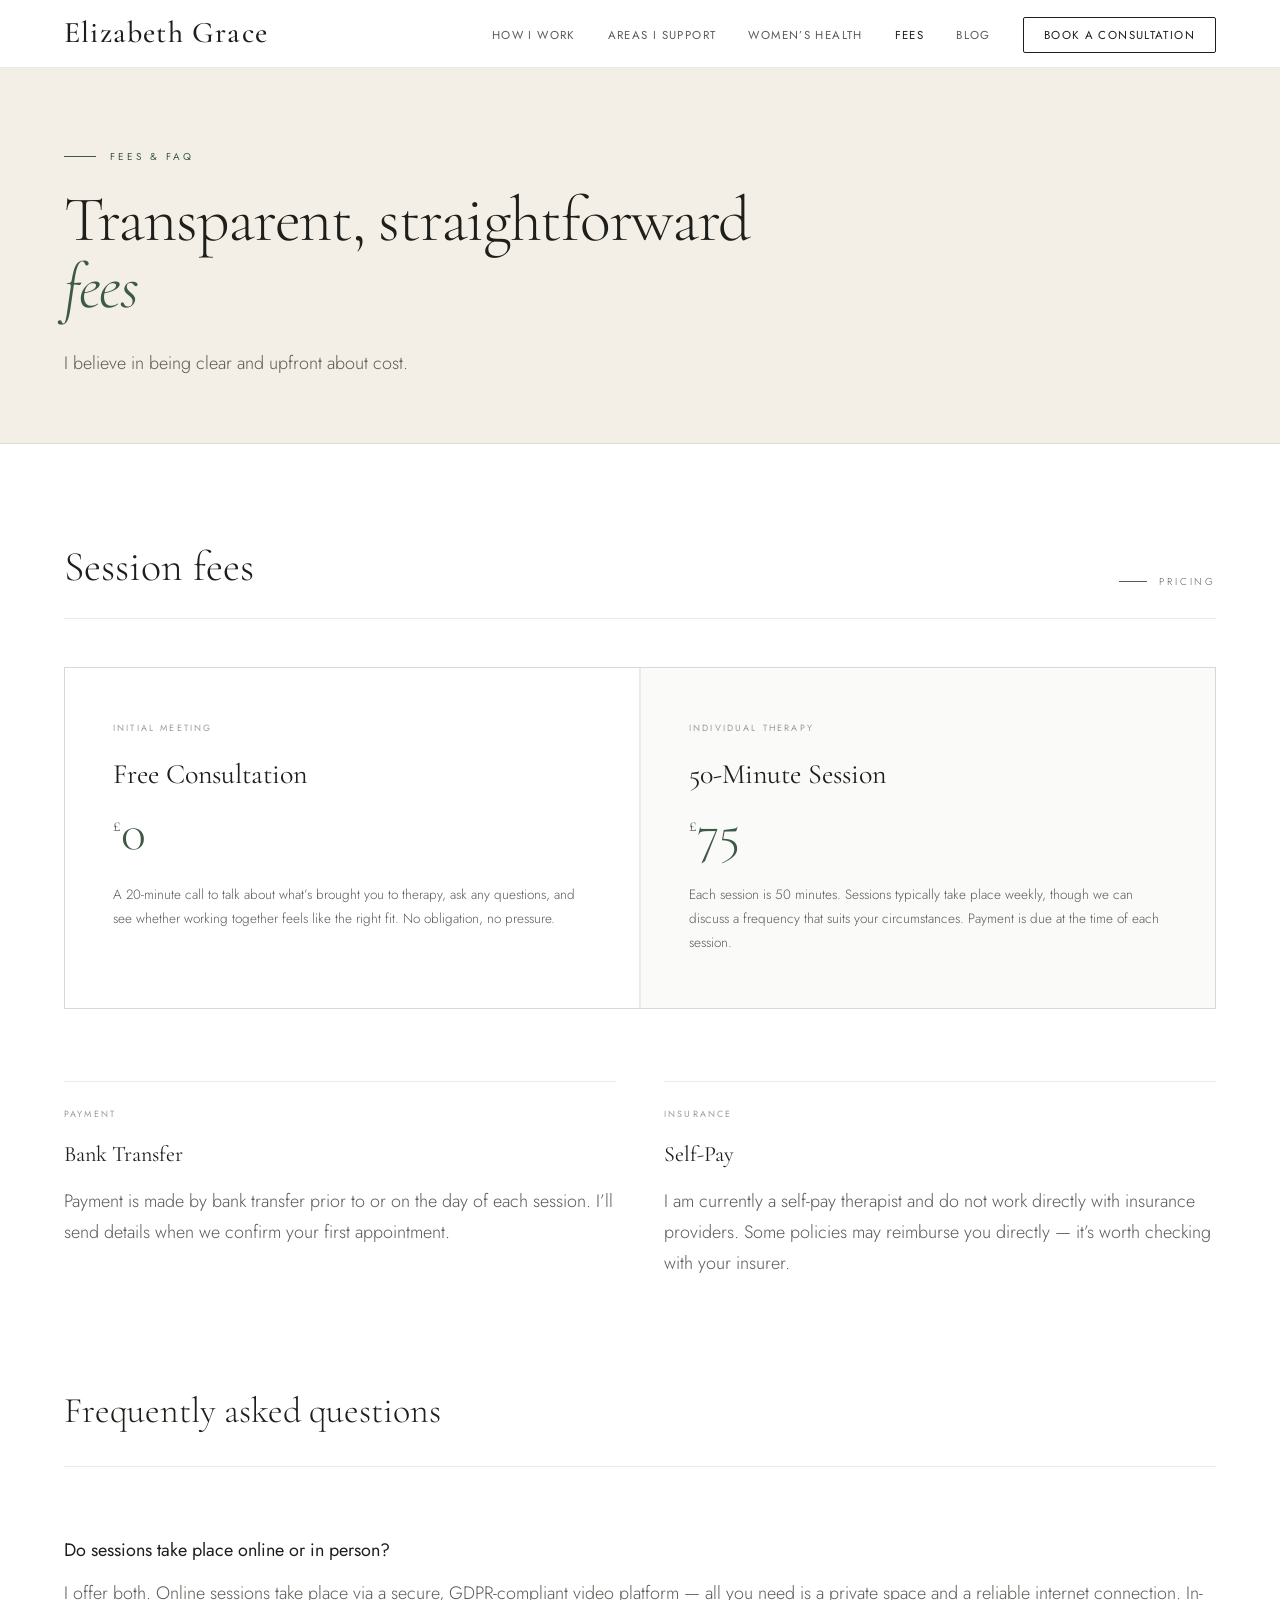
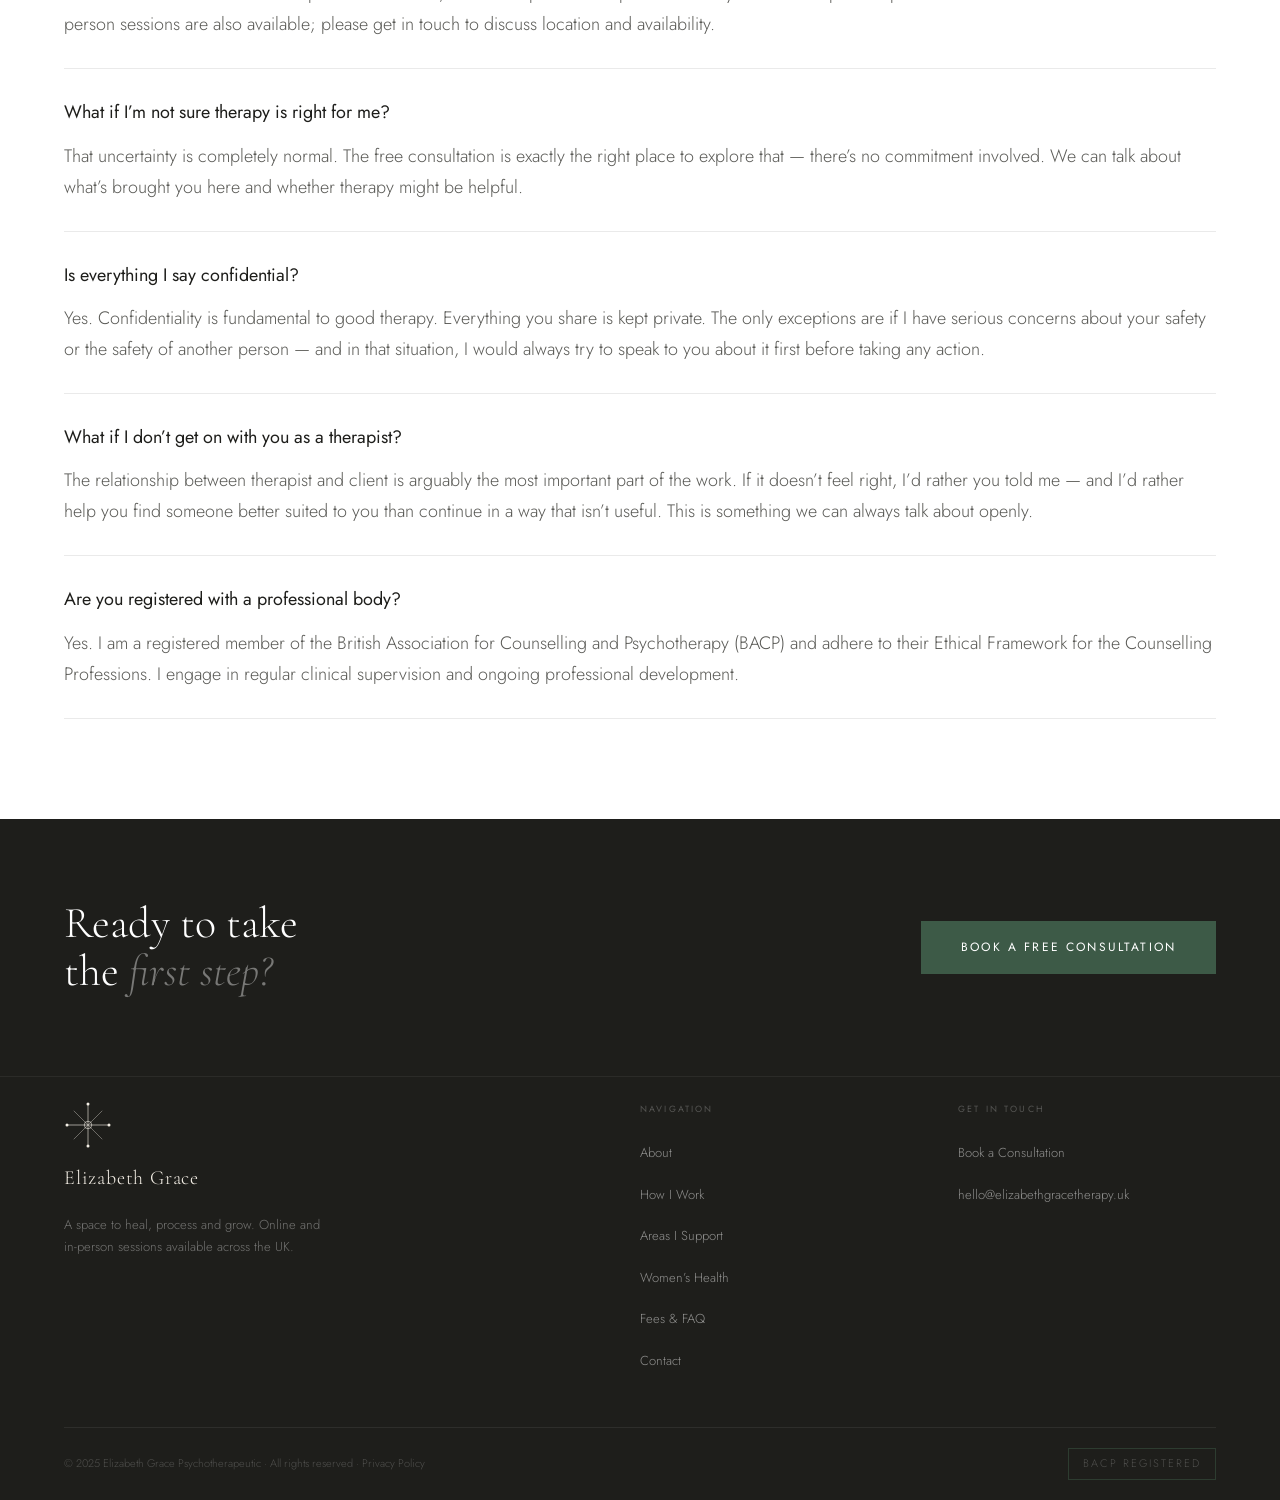
<file: fees.html>
﻿<!DOCTYPE html>
<html lang="en">
<head>
<meta charset="UTF-8">
<meta name="viewport" content="width=device-width, initial-scale=1.0">
<title>Fees &amp; FAQ &mdash; Elizabeth Grace Psychotherapeutic Counsellor</title>
<link rel="stylesheet" href="styles.css">
</head>
<body>

<nav>
  <div class="nav-logo"><a href="index.html">Elizabeth Grace</a></div>
  <button class="nav-toggle" aria-label="Open menu" aria-expanded="false">
    <span></span><span></span><span></span>
  </button>
  <ul class="nav-links">
    <li><a href="how-i-work.html">How I Work</a></li>
    <li><a href="areas.html">Areas I Support</a></li>
    <li><a href="womens-health.html">Women&rsquo;s Health</a></li>
    <li><a href="fees.html" class="active">Fees</a></li>
    <li><a href="blog.html">Blog</a></li>
    <li><a href="contact.html" class="nav-book">Book a Consultation</a></li>
  </ul>
</nav>

<div class="page-top">
  <div class="page-header">
    <div class="eyebrow">Fees &amp; FAQ</div>
    <h1>Transparent, straightforward<br><em>fees</em></h1>
    <p>I believe in being clear and upfront about cost.</p>
  </div>

  <div class="fees-section">
    <div class="section-header" style="margin-bottom:48px;">
      <h2>Session fees</h2>
      <span class="section-eyebrow">Pricing</span>
    </div>
    <div class="fees-grid">
      <div class="fee-card">
        <div class="fee-label">Initial Meeting</div>
        <div class="fee-title">Free Consultation</div>
        <div class="fee-price"><span>&pound;</span>0</div>
        <p class="fee-desc">A 20-minute call to talk about what&rsquo;s brought you to therapy, ask any questions, and see whether working together feels like the right fit. No obligation, no pressure.</p>
      </div>
      <div class="fee-card featured">
        <div class="fee-label">Individual Therapy</div>
        <div class="fee-title">50-Minute Session</div>
        <div class="fee-price"><span>&pound;</span>75</div>
        <p class="fee-desc">Each session is 50 minutes. Sessions typically take place weekly, though we can discuss a frequency that suits your circumstances. Payment is due at the time of each session.</p>
      </div>
    </div>

    <div class="how-grid" style="margin-top:0; grid-template-columns: repeat(2, 1fr);">
      <div class="how-card">
        <div class="how-label">Payment</div>
        <div class="how-title">Bank Transfer</div>
        <p class="how-desc">Payment is made by bank transfer prior to or on the day of each session. I&rsquo;ll send details when we confirm your first appointment.</p>
      </div>
      <div class="how-card">
        <div class="how-label">Insurance</div>
        <div class="how-title">Self-Pay</div>
        <p class="how-desc">I am currently a self-pay therapist and do not work directly with insurance providers. Some policies may reimburse you directly &mdash; it&rsquo;s worth checking with your insurer.</p>
      </div>
    </div>
  </div>

  <div class="faq-section">
    <h2>Frequently asked questions</h2>

    <div class="faq-item">
      <div class="faq-q">Do sessions take place online or in person?</div>
      <p class="faq-a">I offer both. Online sessions take place via a secure, GDPR-compliant video platform &mdash; all you need is a private space and a reliable internet connection. In-person sessions are also available; please get in touch to discuss location and availability.</p>
    </div>

    <div class="faq-item">
      <div class="faq-q">What if I&rsquo;m not sure therapy is right for me?</div>
      <p class="faq-a">That uncertainty is completely normal. The free consultation is exactly the right place to explore that &mdash; there&rsquo;s no commitment involved. We can talk about what&rsquo;s brought you here and whether therapy might be helpful.</p>
    </div>

    <div class="faq-item">
      <div class="faq-q">Is everything I say confidential?</div>
      <p class="faq-a">Yes. Confidentiality is fundamental to good therapy. Everything you share is kept private. The only exceptions are if I have serious concerns about your safety or the safety of another person &mdash; and in that situation, I would always try to speak to you about it first before taking any action.</p>
    </div>

    <div class="faq-item">
      <div class="faq-q">What if I don&rsquo;t get on with you as a therapist?</div>
      <p class="faq-a">The relationship between therapist and client is arguably the most important part of the work. If it doesn&rsquo;t feel right, I&rsquo;d rather you told me &mdash; and I&rsquo;d rather help you find someone better suited to you than continue in a way that isn&rsquo;t useful. This is something we can always talk about openly.</p>
    </div>

    <div class="faq-item">
      <div class="faq-q">Are you registered with a professional body?</div>
      <p class="faq-a">Yes. I am a registered member of the British Association for Counselling and Psychotherapy (BACP) and adhere to their Ethical Framework for the Counselling Professions. I engage in regular clinical supervision and ongoing professional development.</p>
    </div>
  </div>

  <div class="cta-band">
    <h2>Ready to take<br>the <em>first step?</em></h2>
    <a href="contact.html" class="btn-fill" style="font-size:12px; padding:16px 40px;">Book a Free Consultation</a>
  </div>
</div>

<footer>
  <div class="footer-grid">
    <div>
      <div class="footer-logo">
        <svg width="48" height="48" viewBox="0 0 64 64" fill="none">
          <line x1="32" y1="4" x2="32" y2="60" stroke="#F4EFE6" stroke-width="0.8"/>
          <line x1="4" y1="32" x2="60" y2="32" stroke="#F4EFE6" stroke-width="0.8"/>
          <line x1="13" y1="13" x2="51" y2="51" stroke="#F4EFE6" stroke-width="0.5"/>
          <line x1="51" y1="13" x2="13" y2="51" stroke="#F4EFE6" stroke-width="0.5"/>
          <circle cx="32" cy="4" r="2" fill="#F4EFE6"/>
          <circle cx="32" cy="60" r="2" fill="#F4EFE6"/>
          <circle cx="4" cy="32" r="2" fill="#F4EFE6"/>
          <circle cx="60" cy="32" r="2" fill="#F4EFE6"/>
          <circle cx="32" cy="32" r="5" stroke="#F4EFE6" stroke-width="0.8" fill="none"/>
        </svg>
        <span class="footer-logo-text">Elizabeth Grace</span>
      </div>
      <p class="footer-desc">A space to heal, process and grow. Online and in-person sessions available across the UK.</p>
    </div>
    <div>
      <div class="footer-heading">Navigation</div>
      <ul class="footer-links">
        <li><a href="about.html">About</a></li>
        <li><a href="how-i-work.html">How I Work</a></li>
        <li><a href="areas.html">Areas I Support</a></li>
        <li><a href="womens-health.html">Women&rsquo;s Health</a></li>
        <li><a href="fees.html">Fees &amp; FAQ</a></li>
        <li><a href="contact.html">Contact</a></li>
      </ul>
    </div>
    <div>
      <div class="footer-heading">Get in Touch</div>
      <ul class="footer-links">
        <li><a href="contact.html">Book a Consultation</a></li>
        <li><a href="mailto:hello@elizabethgracetherapy.uk">hello@elizabethgracetherapy.uk</a></li>
      </ul>
    </div>
  </div>
  <div class="footer-bottom">
    <span>&copy; 2025 Elizabeth Grace Psychotherapeutic &middot; All rights reserved &middot; <a href="privacy.html">Privacy Policy</a></span>
    <span class="bacp-pill">BACP Registered</span>
  </div>
</footer>

<script src="script.js"></script>
</body>
</html>
</file>
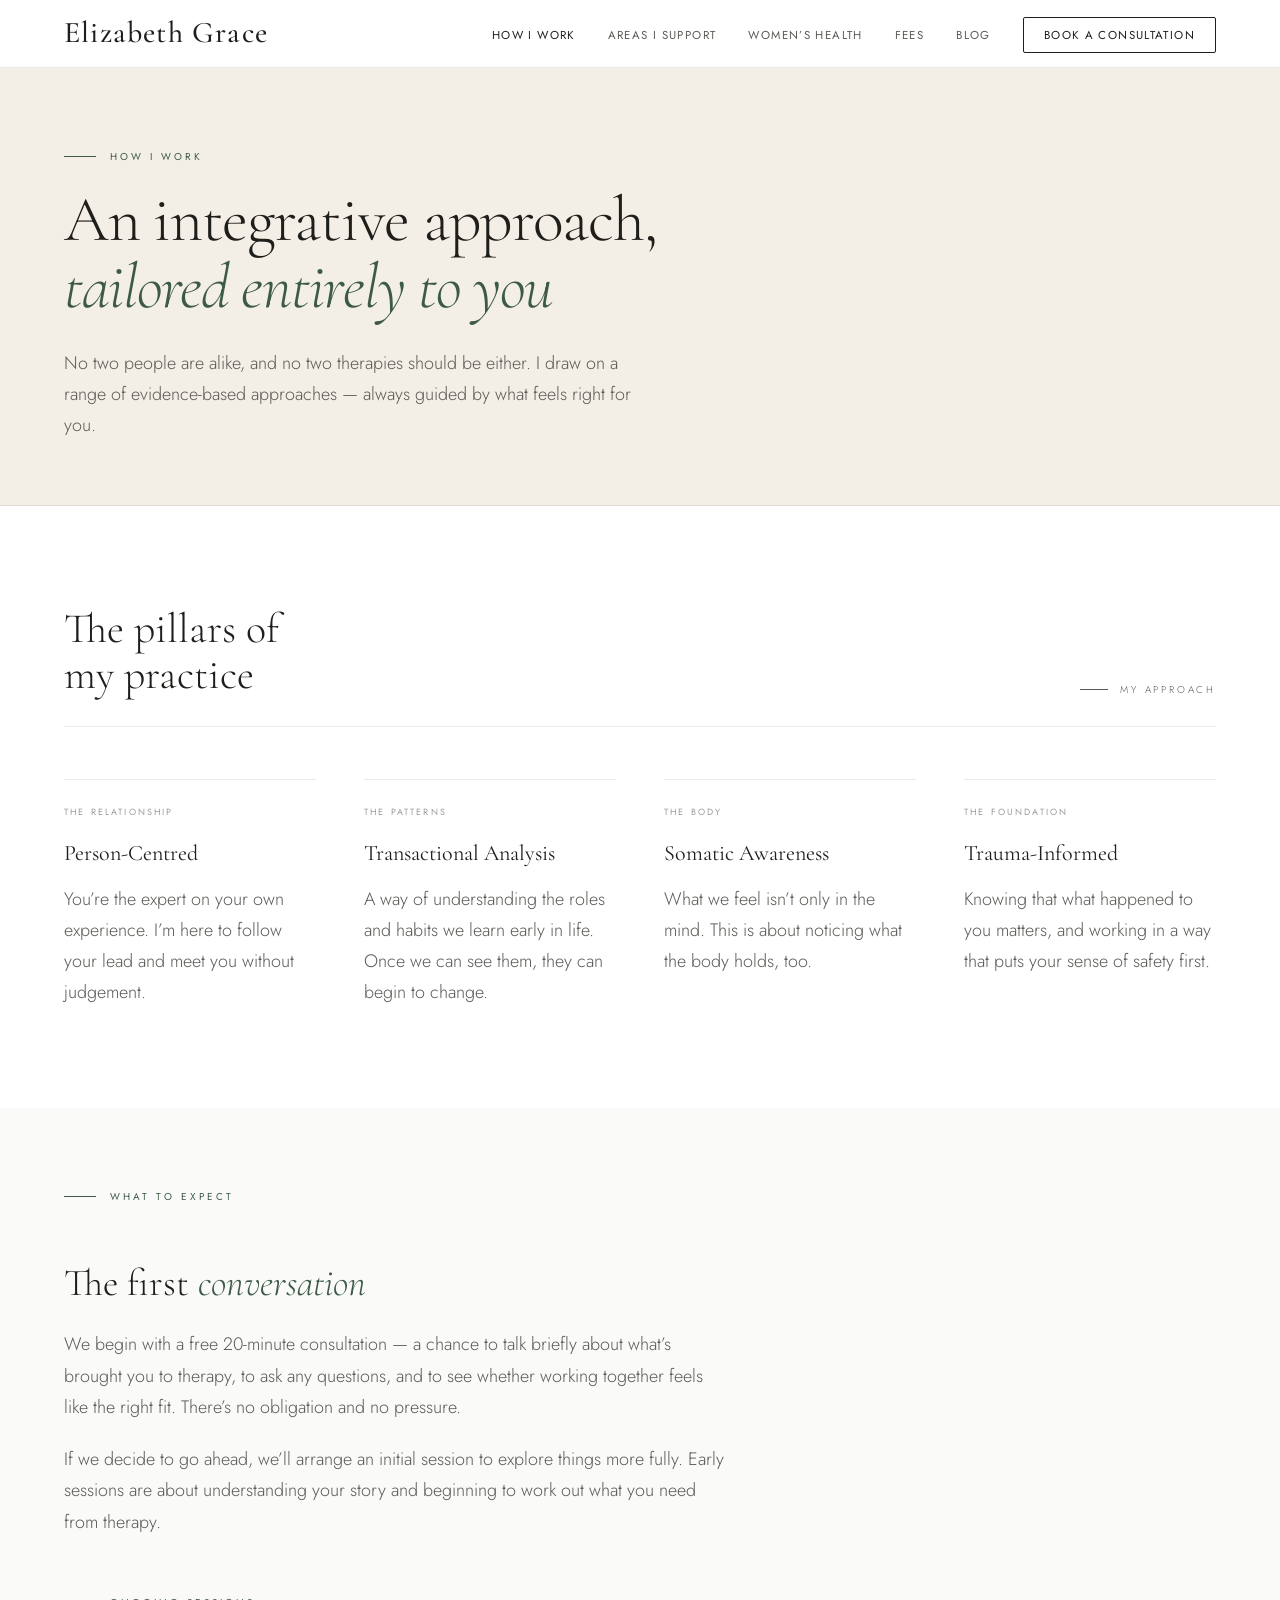
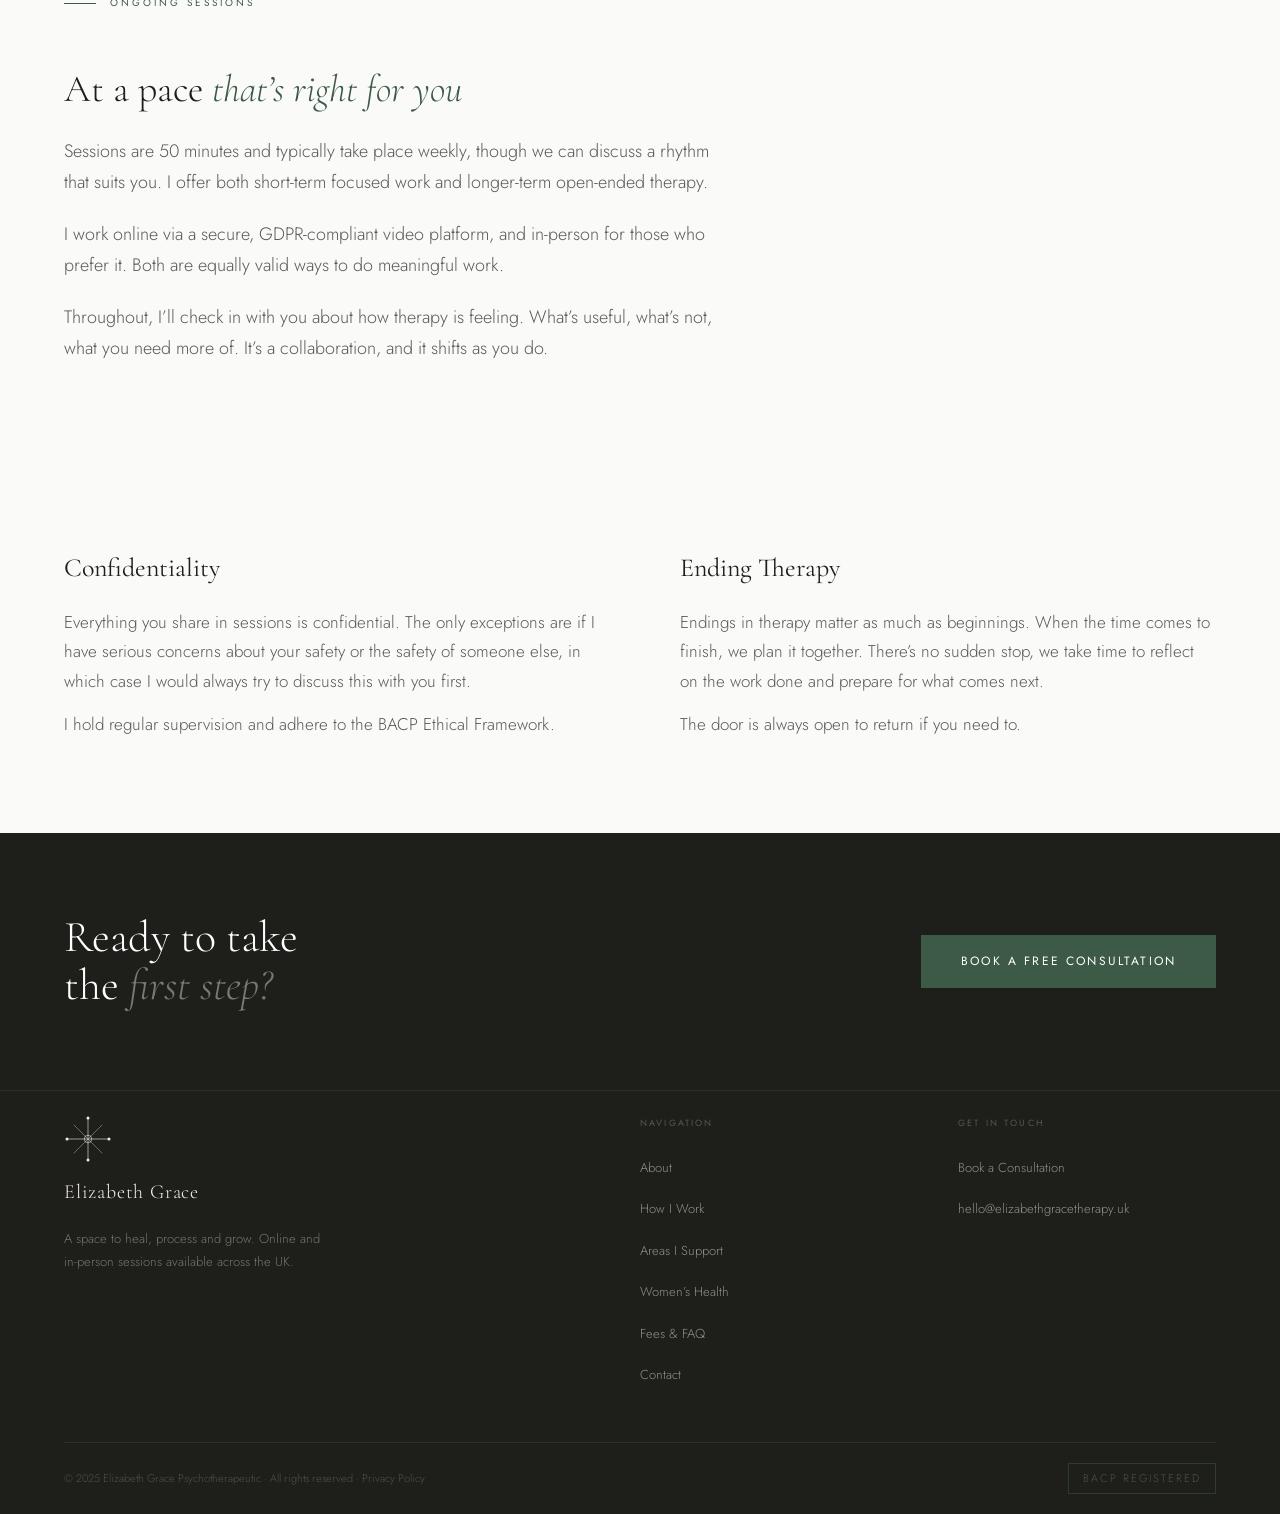
<file: how-i-work.html>
﻿<!DOCTYPE html>
<html lang="en">
<head>
<meta charset="UTF-8">
<meta name="viewport" content="width=device-width, initial-scale=1.0">
<title>How I Work &mdash; Elizabeth Grace Psychotherapeutic Counsellor</title>
<link rel="stylesheet" href="styles.css">
</head>
<body>

<nav>
  <div class="nav-logo"><a href="index.html">Elizabeth Grace</a></div>
  <button class="nav-toggle" aria-label="Open menu" aria-expanded="false">
    <span></span><span></span><span></span>
  </button>
  <ul class="nav-links">
    <li><a href="how-i-work.html" class="active">How I Work</a></li>
    <li><a href="areas.html">Areas I Support</a></li>
    <li><a href="womens-health.html">Women&rsquo;s Health</a></li>
    <li><a href="fees.html">Fees</a></li>
    <li><a href="blog.html">Blog</a></li>
    <li><a href="contact.html" class="nav-book">Book a Consultation</a></li>
  </ul>
</nav>

<div class="page-top">
  <div class="page-header">
    <div class="eyebrow">How I Work</div>
    <h1>An integrative approach,<br><em>tailored entirely to you</em></h1>
    <p>No two people are alike, and no two therapies should be either. I draw on a range of evidence-based approaches &mdash; always guided by what feels right for you.</p>
  </div>

  <section class="how" style="margin-top:0; border-top:none;">
    <div class="section-header">
      <h2>The pillars of<br>my practice</h2>
      <span class="section-eyebrow">My Approach</span>
    </div>
    <div class="how-grid">
      <div class="how-card">
        <div class="how-label">The Relationship</div>
        <div class="how-title">Person-Centred</div>
        <p class="how-desc">You&rsquo;re the expert on your own experience. I&rsquo;m here to follow your lead and meet you without judgement.</p>
      </div>
      <div class="how-card">
        <div class="how-label">The Patterns</div>
        <div class="how-title">Transactional Analysis</div>
        <p class="how-desc">A way of understanding the roles and habits we learn early in life. Once we can see them, they can begin to change.</p>
      </div>
      <div class="how-card">
        <div class="how-label">The Body</div>
        <div class="how-title">Somatic Awareness</div>
        <p class="how-desc">What we feel isn&rsquo;t only in the mind. This is about noticing what the body holds, too.</p>
      </div>
      <div class="how-card">
        <div class="how-label">The Foundation</div>
        <div class="how-title">Trauma-Informed</div>
        <p class="how-desc">Knowing that what happened to you matters, and working in a way that puts your sense of safety first.</p>
      </div>
    </div>
  </section>

  <div class="interior-body" style="background:var(--off-white); padding-top:80px; padding-bottom:80px;">
    <div class="eyebrow">What to Expect</div>
    <h2>The first <em>conversation</em></h2>
    <p>We begin with a free 20-minute consultation &mdash; a chance to talk briefly about what&rsquo;s brought you to therapy, to ask any questions, and to see whether working together feels like the right fit. There&rsquo;s no obligation and no pressure.</p>
    <p>If we decide to go ahead, we&rsquo;ll arrange an initial session to explore things more fully. Early sessions are about understanding your story and beginning to work out what you need from therapy.</p>

    <div class="eyebrow">Ongoing Sessions</div>
    <h2>At a pace <em>that&rsquo;s right for you</em></h2>
    <p>Sessions are 50 minutes and typically take place weekly, though we can discuss a rhythm that suits you. I offer both short-term focused work and longer-term open-ended therapy.</p>
    <p>I work online via a secure, GDPR-compliant video platform, and in-person for those who prefer it. Both are equally valid ways to do meaningful work.</p>
    <p>Throughout, I&rsquo;ll check in with you about how therapy is feeling. What&rsquo;s useful, what&rsquo;s not, what you need more of. It&rsquo;s a collaboration, and it shifts as you do.</p>
  </div>

  <div class="two-col">
    <div>
      <h3>Confidentiality</h3>
      <p>Everything you share in sessions is confidential. The only exceptions are if I have serious concerns about your safety or the safety of someone else, in which case I would always try to discuss this with you first.</p>
      <p>I hold regular supervision and adhere to the BACP Ethical Framework.</p>
    </div>
    <div>
      <h3>Ending Therapy</h3>
      <p>Endings in therapy matter as much as beginnings. When the time comes to finish, we plan it together. There&rsquo;s no sudden stop, we take time to reflect on the work done and prepare for what comes next.</p>
      <p>The door is always open to return if you need to.</p>
    </div>
  </div>

  <div class="cta-band">
    <h2>Ready to take<br>the <em>first step?</em></h2>
    <a href="contact.html" class="btn-fill" style="font-size:12px; padding:16px 40px;">Book a Free Consultation</a>
  </div>
</div>

<footer>
  <div class="footer-grid">
    <div>
      <div class="footer-logo">
        <svg width="48" height="48" viewBox="0 0 64 64" fill="none">
          <line x1="32" y1="4" x2="32" y2="60" stroke="#F4EFE6" stroke-width="0.8"/>
          <line x1="4" y1="32" x2="60" y2="32" stroke="#F4EFE6" stroke-width="0.8"/>
          <line x1="13" y1="13" x2="51" y2="51" stroke="#F4EFE6" stroke-width="0.5"/>
          <line x1="51" y1="13" x2="13" y2="51" stroke="#F4EFE6" stroke-width="0.5"/>
          <circle cx="32" cy="4" r="2" fill="#F4EFE6"/>
          <circle cx="32" cy="60" r="2" fill="#F4EFE6"/>
          <circle cx="4" cy="32" r="2" fill="#F4EFE6"/>
          <circle cx="60" cy="32" r="2" fill="#F4EFE6"/>
          <circle cx="32" cy="32" r="5" stroke="#F4EFE6" stroke-width="0.8" fill="none"/>
        </svg>
        <span class="footer-logo-text">Elizabeth Grace</span>
      </div>
      <p class="footer-desc">A space to heal, process and grow. Online and in-person sessions available across the UK.</p>
    </div>
    <div>
      <div class="footer-heading">Navigation</div>
      <ul class="footer-links">
        <li><a href="about.html">About</a></li>
        <li><a href="how-i-work.html">How I Work</a></li>
        <li><a href="areas.html">Areas I Support</a></li>
        <li><a href="womens-health.html">Women&rsquo;s Health</a></li>
        <li><a href="fees.html">Fees &amp; FAQ</a></li>
        <li><a href="contact.html">Contact</a></li>
      </ul>
    </div>
    <div>
      <div class="footer-heading">Get in Touch</div>
      <ul class="footer-links">
        <li><a href="contact.html">Book a Consultation</a></li>
        <li><a href="mailto:hello@elizabethgracetherapy.uk">hello@elizabethgracetherapy.uk</a></li>
      </ul>
    </div>
  </div>
  <div class="footer-bottom">
    <span>&copy; 2025 Elizabeth Grace Psychotherapeutic &middot; All rights reserved &middot; <a href="privacy.html">Privacy Policy</a></span>
    <span class="bacp-pill">BACP Registered</span>
  </div>
</footer>

<script src="script.js"></script>
</body>
</html>
</file>
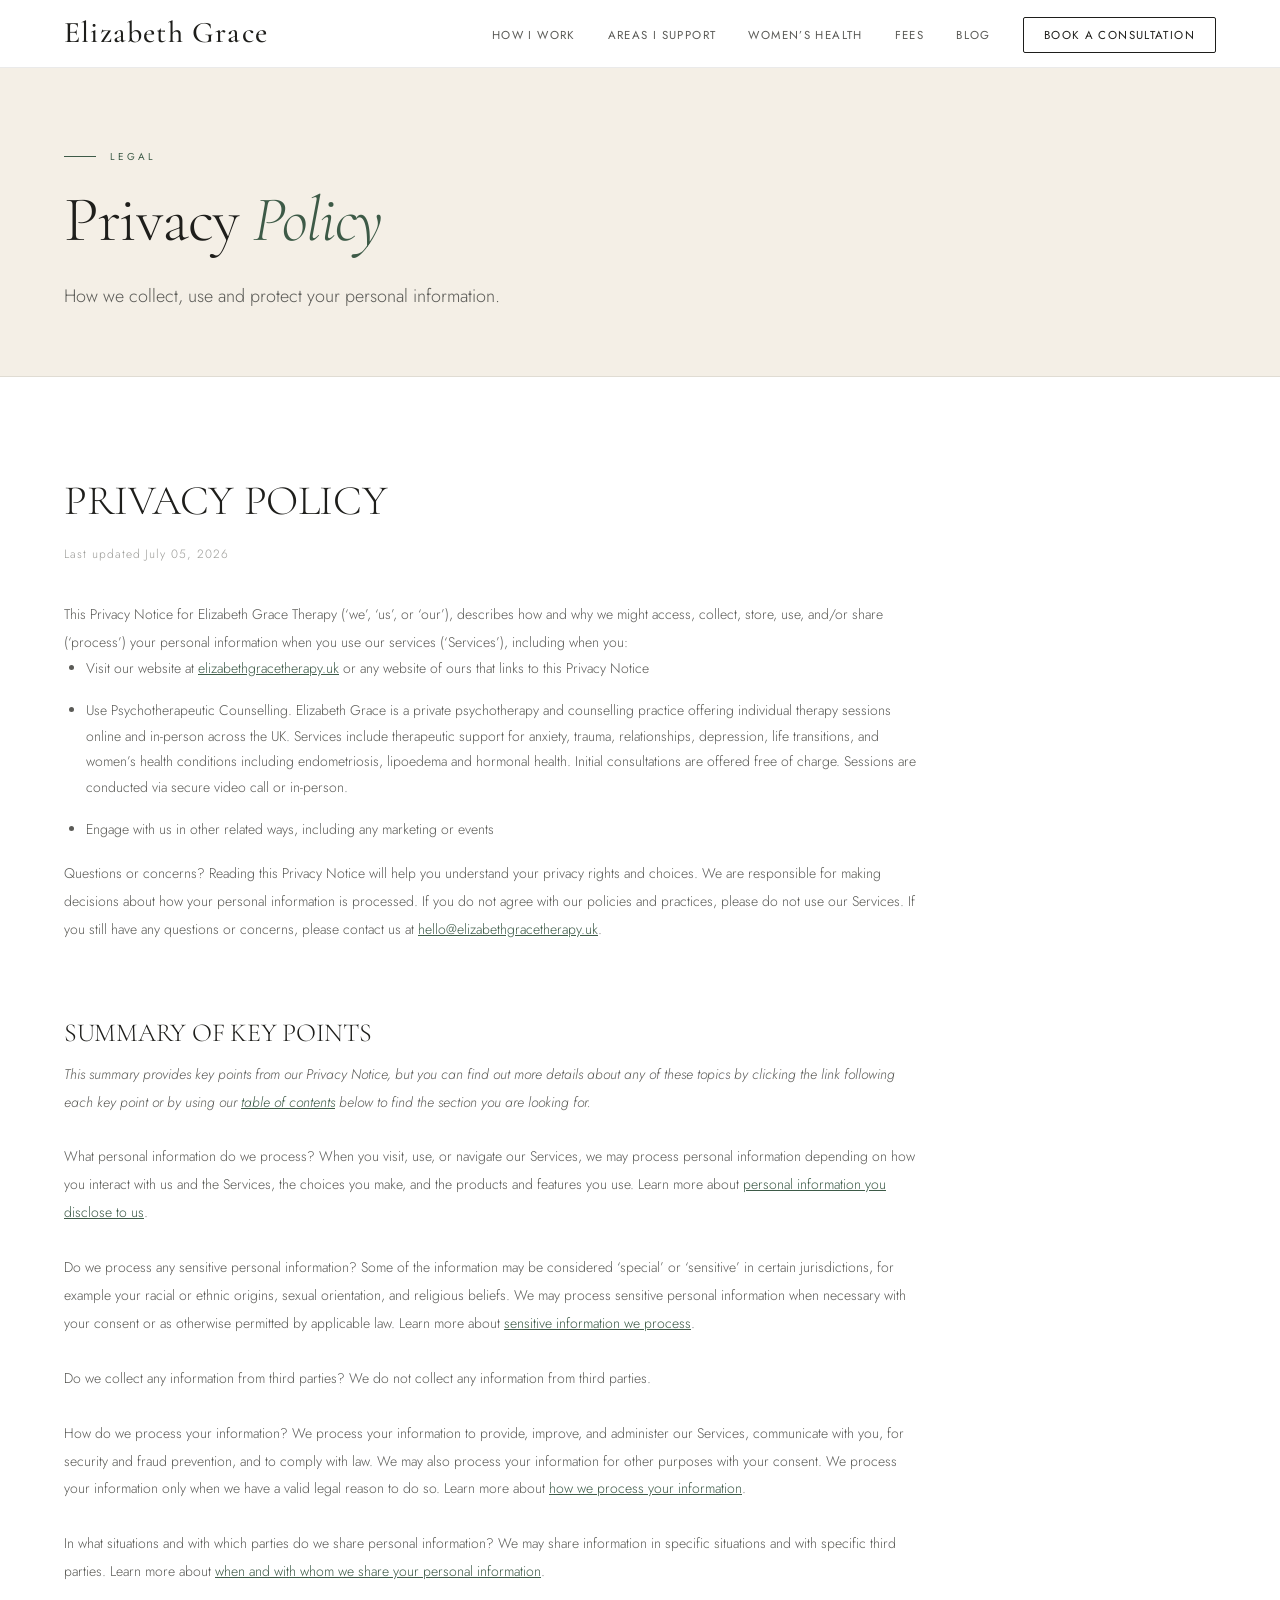
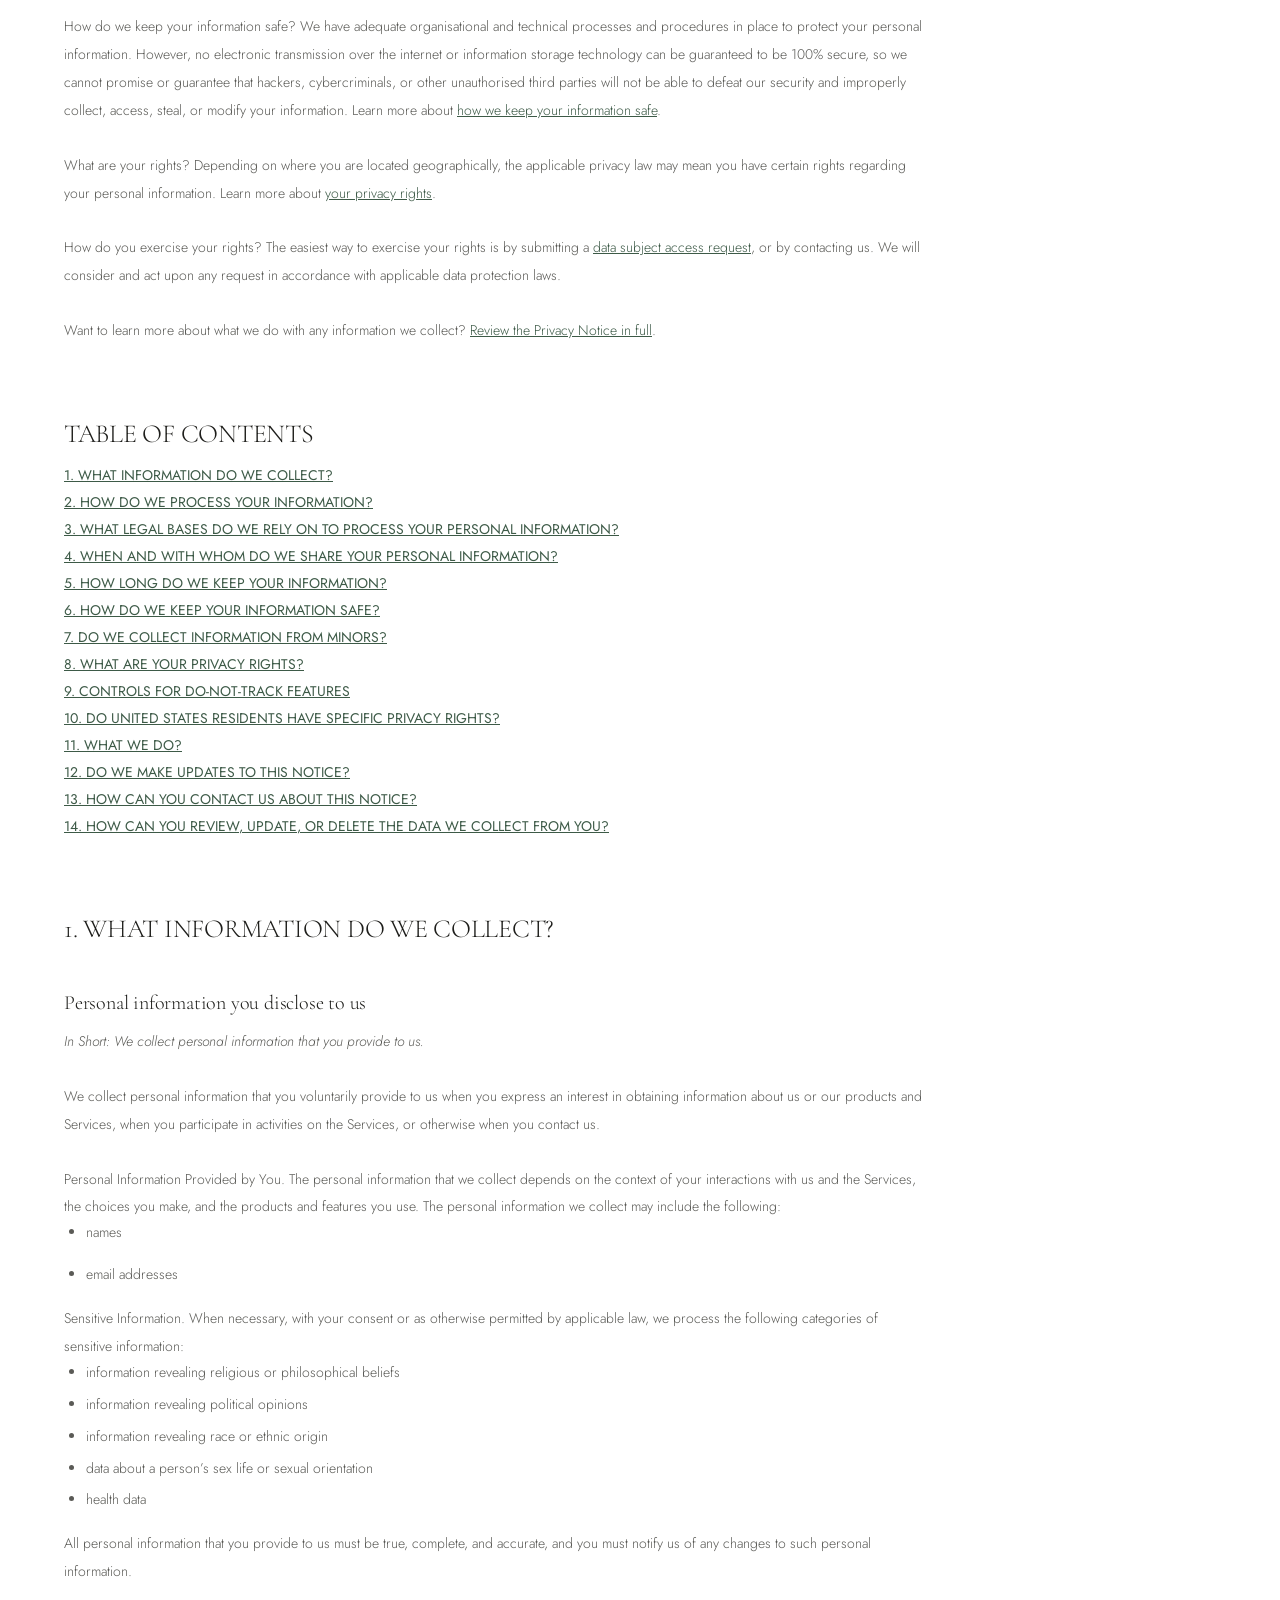
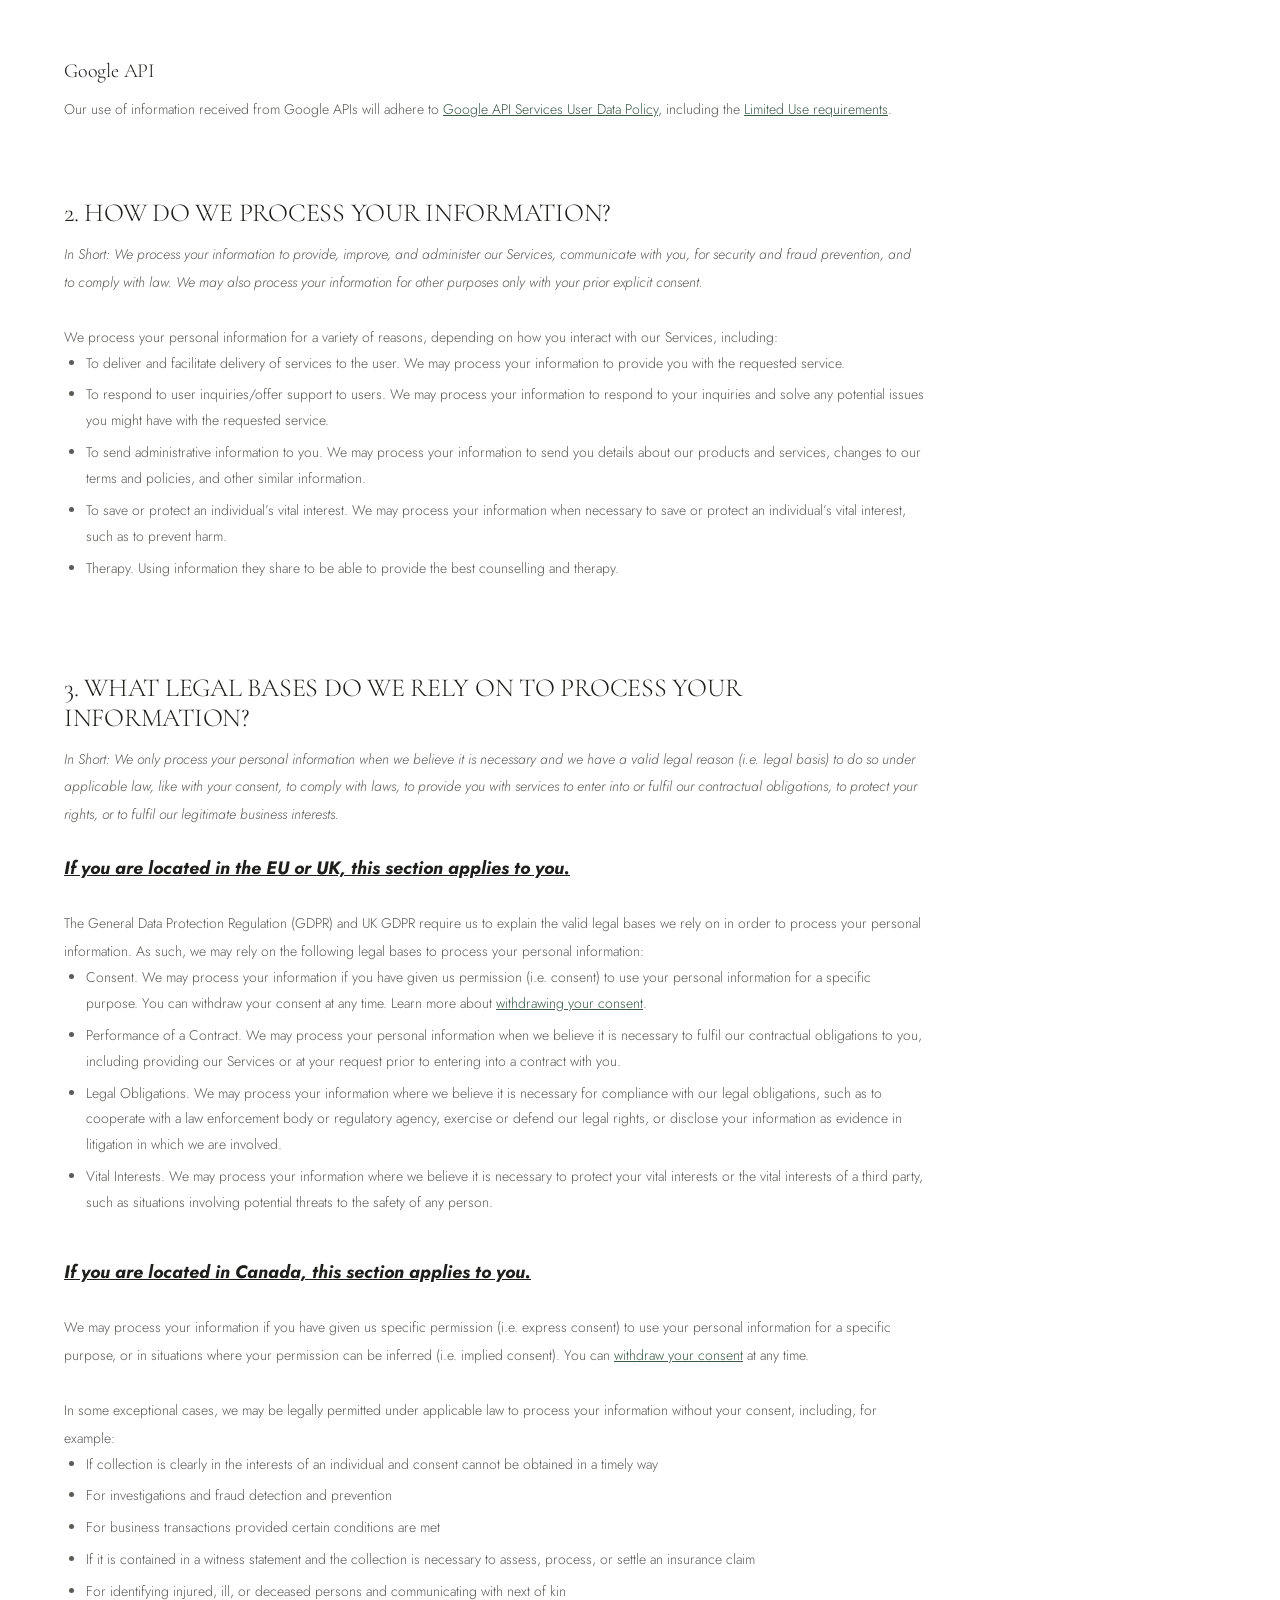
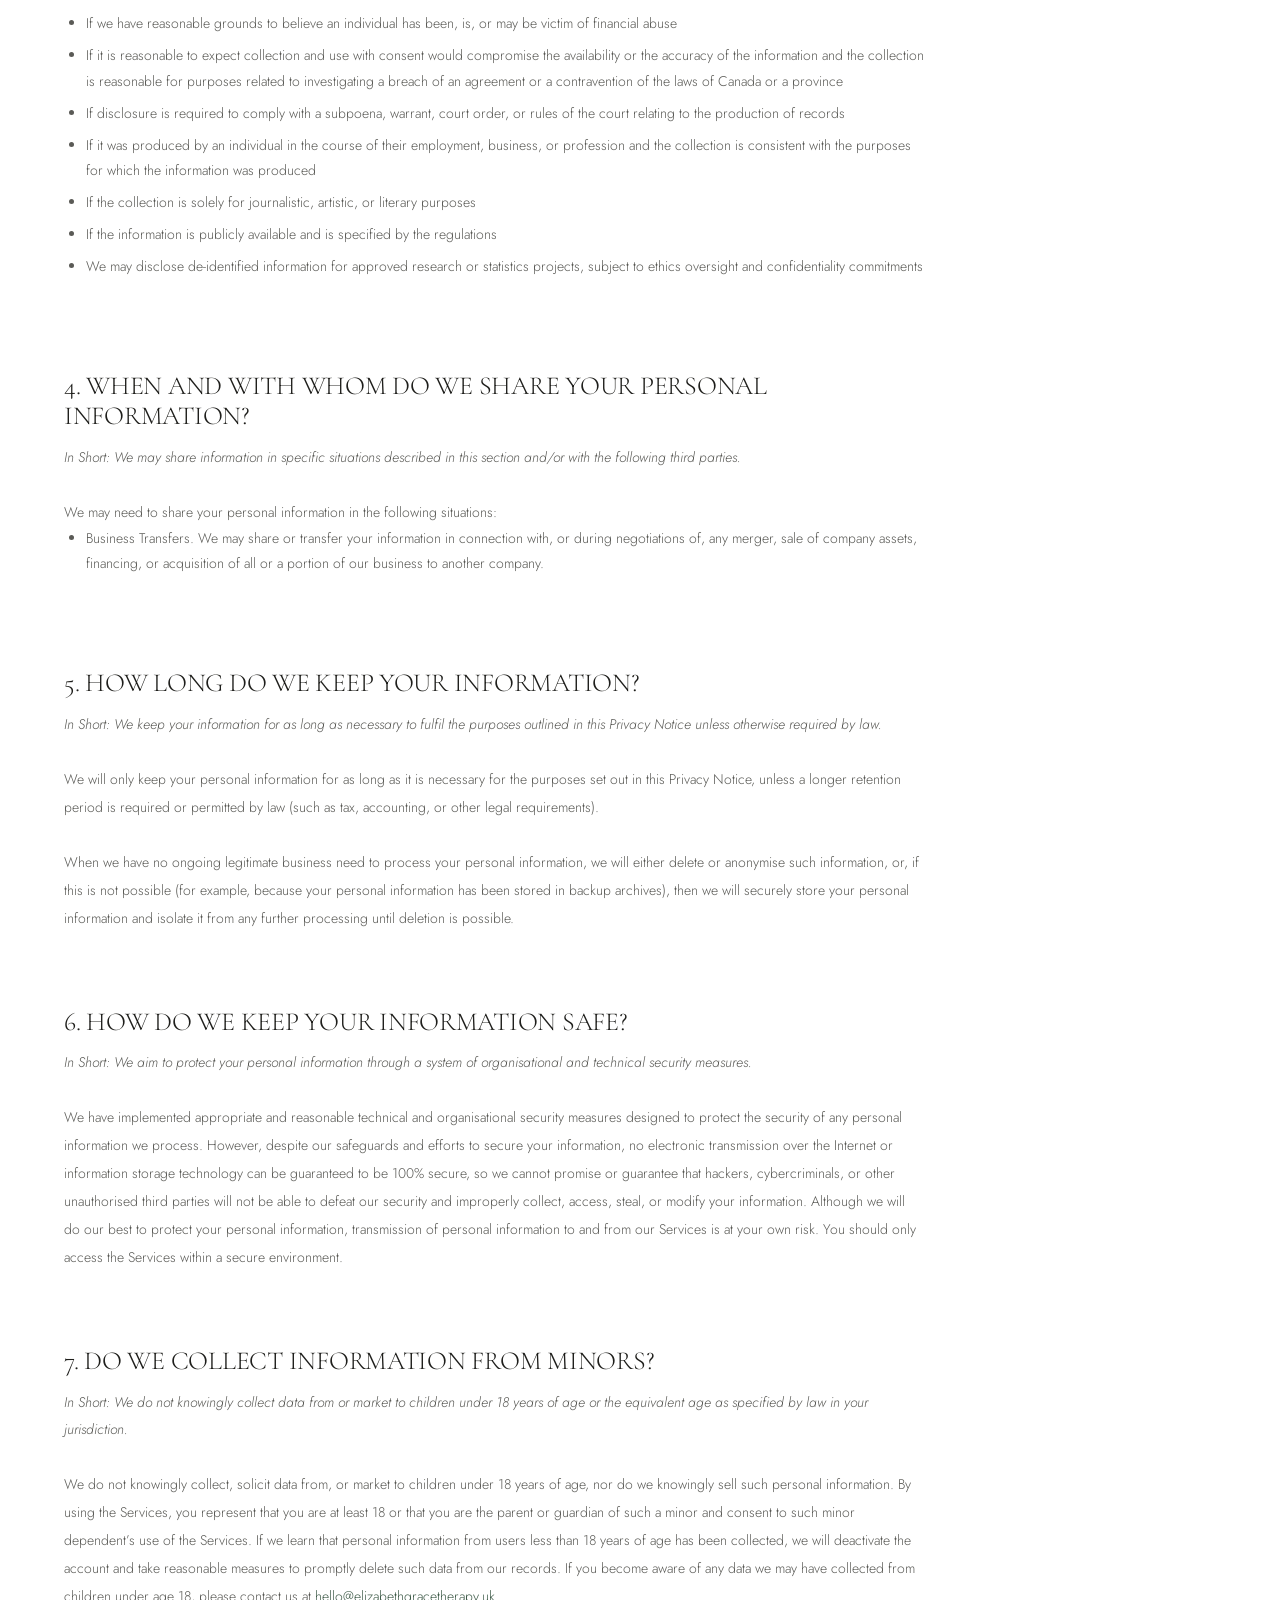
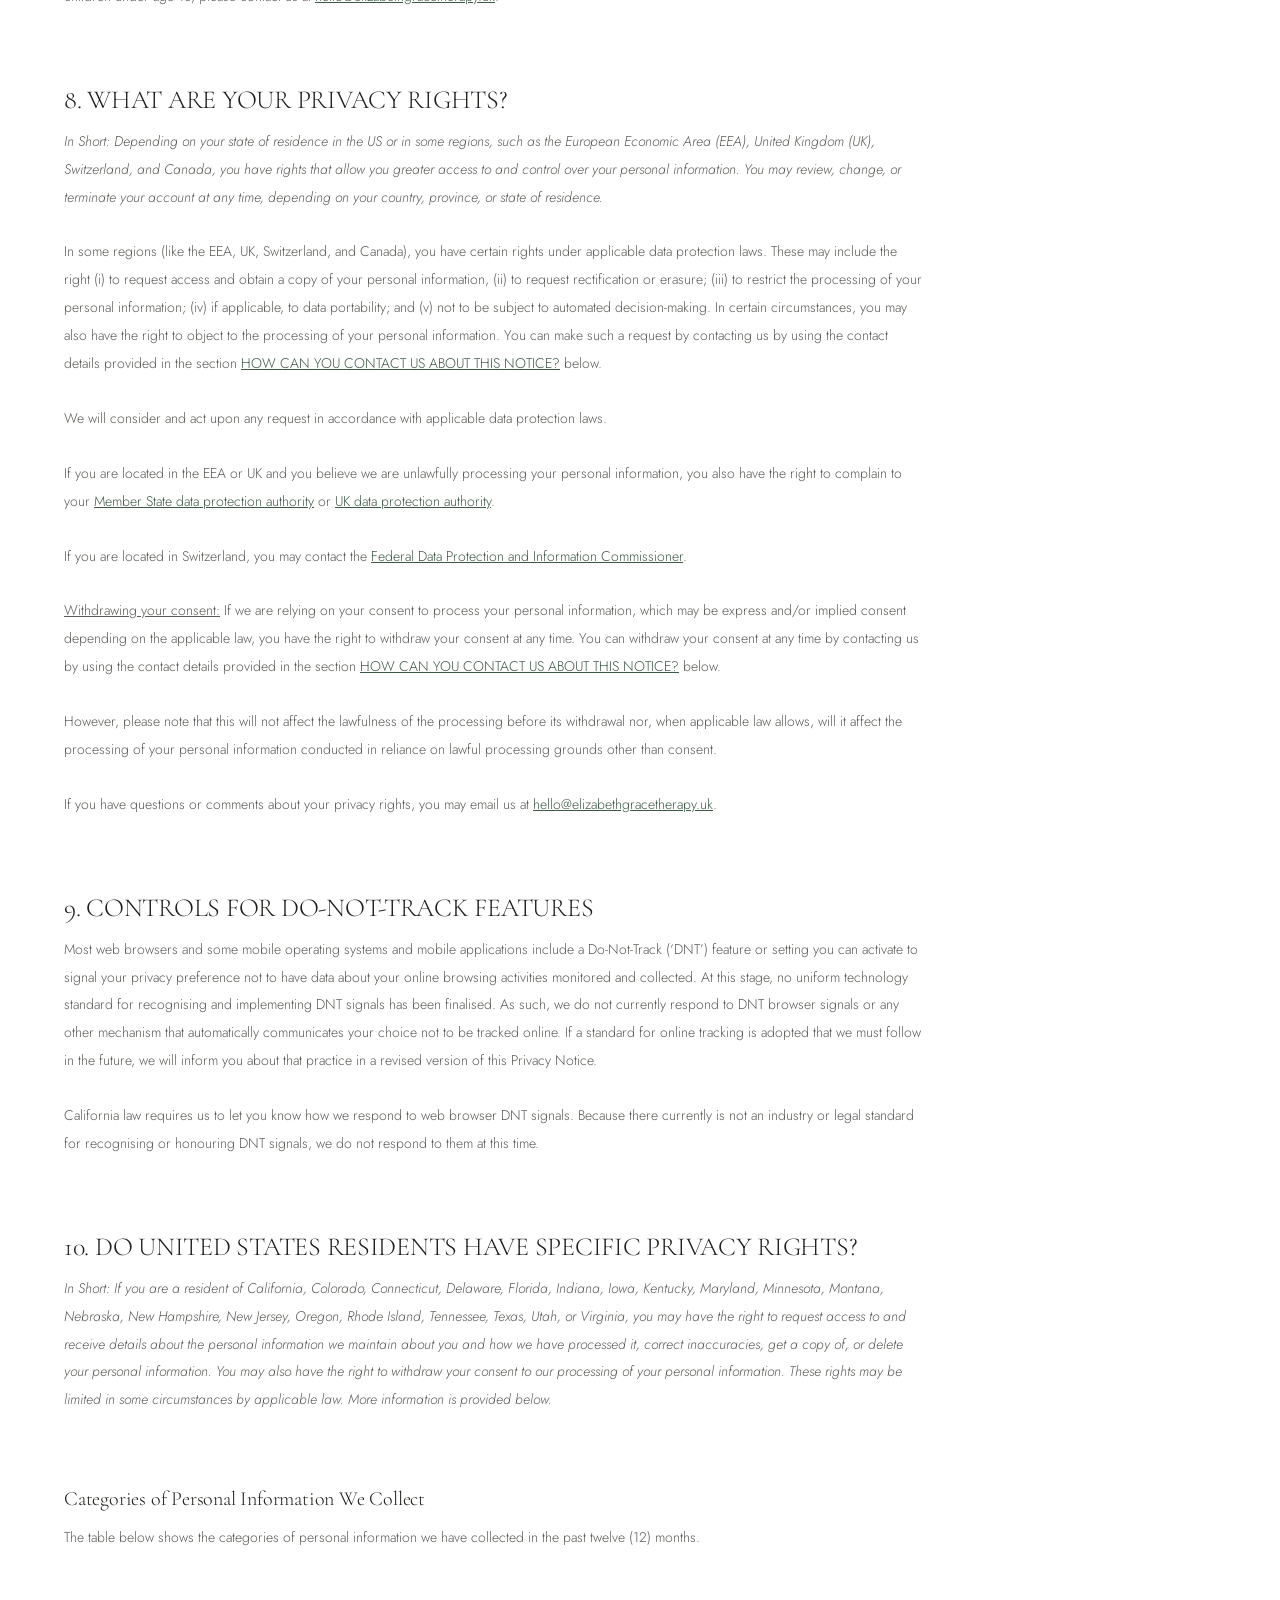
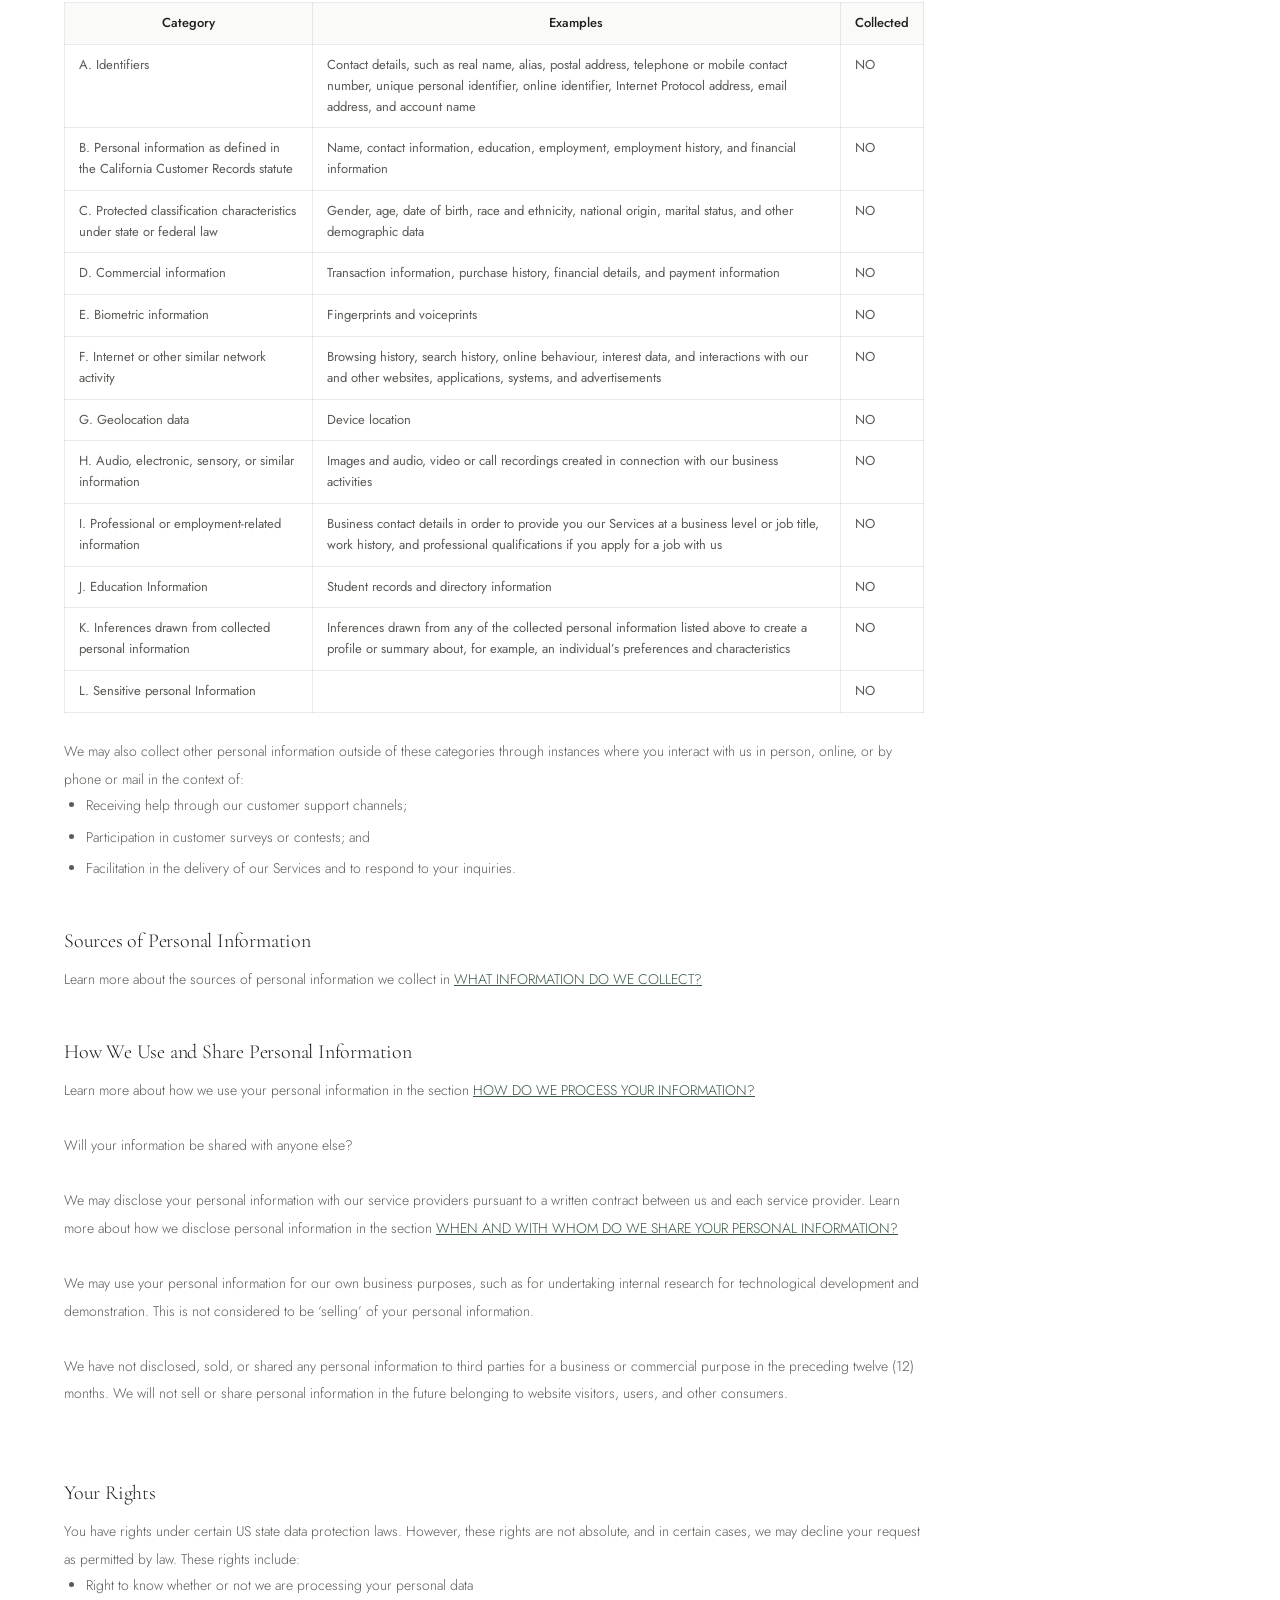
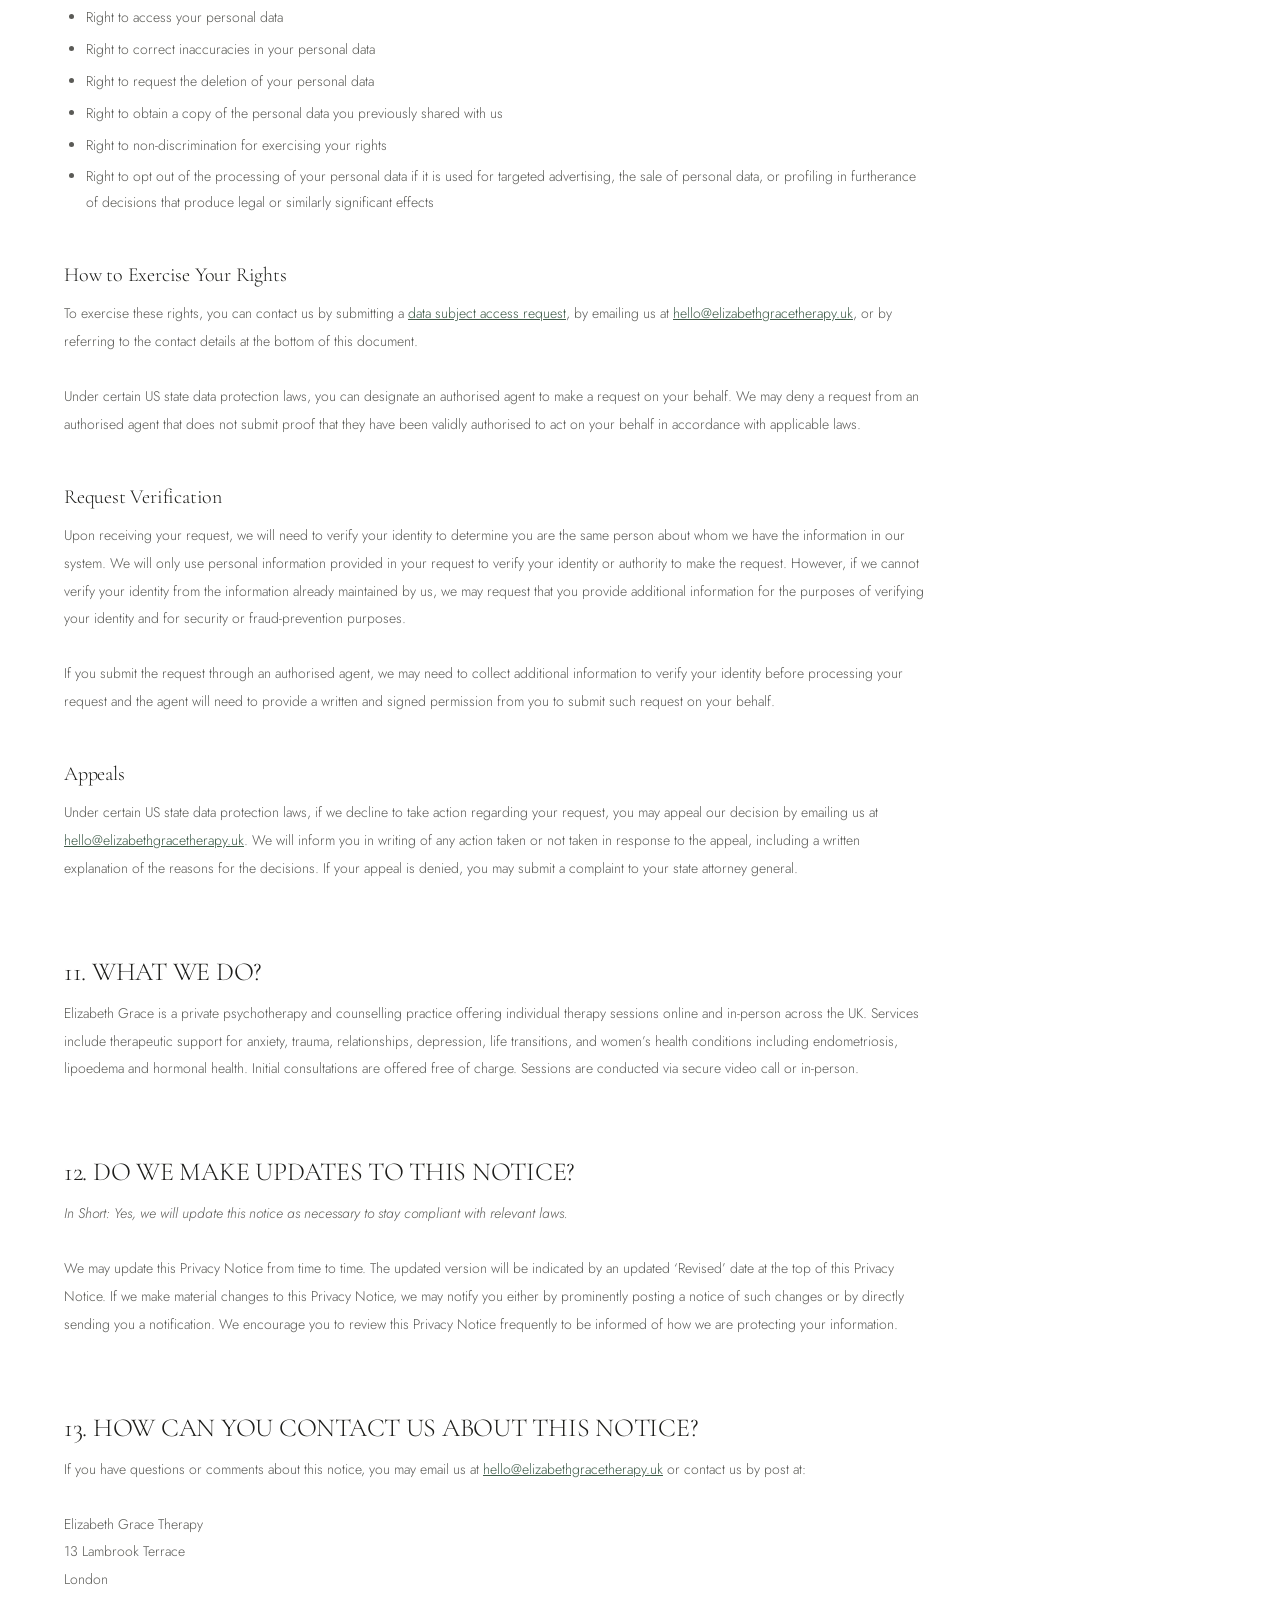
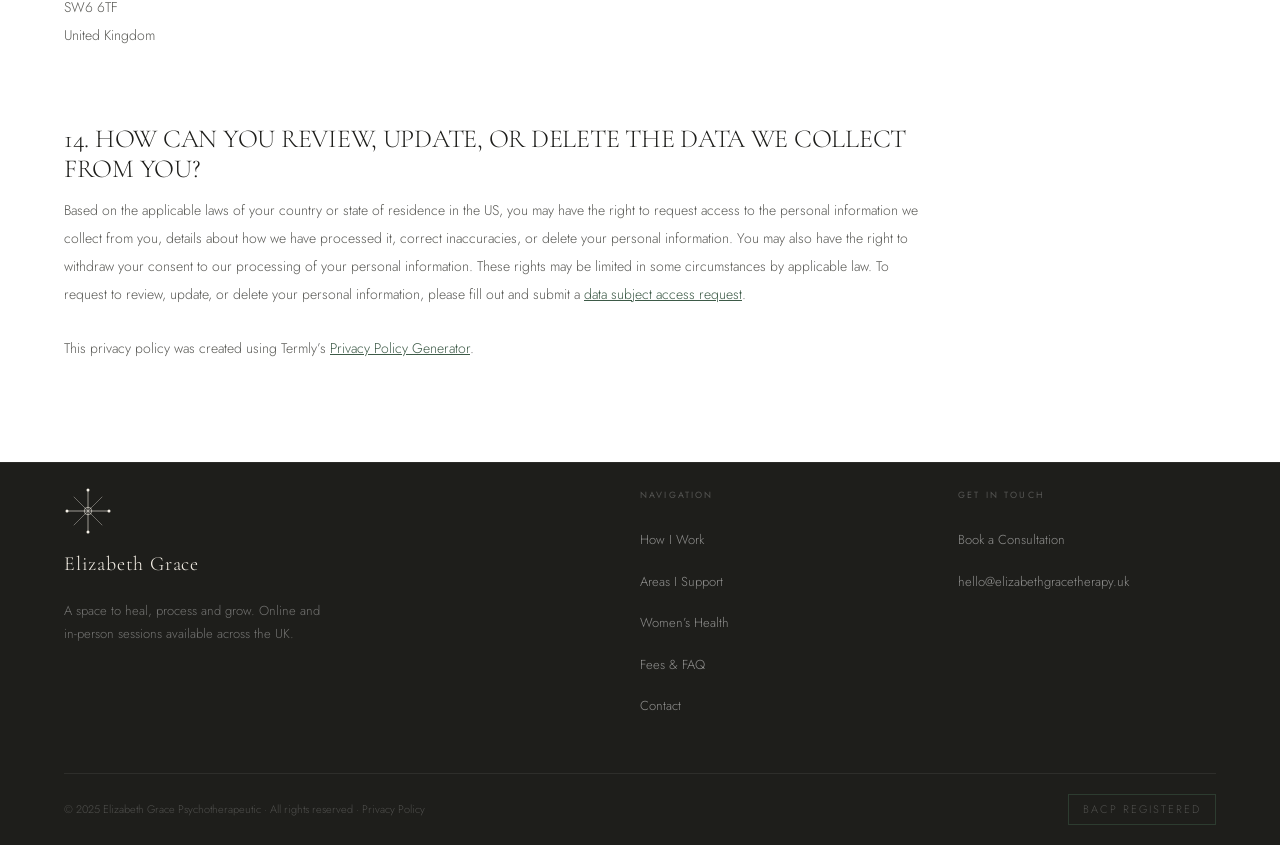
<file: privacy.html>
<!DOCTYPE html>
<html lang="en">
<head>
<meta charset="UTF-8">
<meta name="viewport" content="width=device-width, initial-scale=1.0">
<title>Privacy Policy &mdash; Elizabeth Grace Psychotherapeutic Counsellor</title>
<link rel="stylesheet" href="styles.css">
<style>
  .privacy-section {
    padding: 100px 64px;
    background: var(--white);
  }
  .privacy-inner {
    max-width: 860px;
  }
  /* Override Termly's Arial/inline styles with site fonts and colours */
  .privacy-inner [data-custom-class='title'],
  .privacy-inner [data-custom-class='title'] * {
    font-family: 'Cormorant Garamond', serif !important;
    font-size: 42px !important;
    color: var(--charcoal) !important;
    font-weight: 300 !important;
    letter-spacing: -0.01em !important;
  }
  .privacy-inner [data-custom-class='subtitle'],
  .privacy-inner [data-custom-class='subtitle'] * {
    font-family: 'Jost', sans-serif !important;
    color: var(--light) !important;
    font-size: 12px !important;
    font-weight: 300 !important;
    letter-spacing: 0.08em !important;
  }
  .privacy-inner h1, .privacy-inner h2, .privacy-inner h3 {
    font-family: 'Cormorant Garamond', serif !important;
    font-weight: 300 !important;
    color: var(--charcoal) !important;
    line-height: 1.15 !important;
    margin-top: 48px !important;
    margin-bottom: 12px !important;
    letter-spacing: -0.01em !important;
  }
  .privacy-inner h1 { font-size: 38px !important; margin-top: 0 !important; }
  .privacy-inner h2 { font-size: 26px !important; }
  .privacy-inner h3 { font-size: 20px !important; }
  .privacy-inner [data-custom-class='heading_1'],
  .privacy-inner [data-custom-class='heading_1'] * {
    font-family: 'Cormorant Garamond', serif !important;
    color: var(--charcoal) !important;
  }
  .privacy-inner [data-custom-class='heading_2'],
  .privacy-inner [data-custom-class='heading_2'] * {
    font-family: 'Cormorant Garamond', serif !important;
    color: var(--charcoal) !important;
  }
  .privacy-inner [data-custom-class='body_text'],
  .privacy-inner [data-custom-class='body_text'] * {
    font-family: 'Jost', sans-serif !important;
    color: var(--mid) !important;
    font-size: 14px !important;
    font-weight: 300 !important;
    line-height: 1.85 !important;
  }
  .privacy-inner [data-custom-class='link'],
  .privacy-inner [data-custom-class='link'] * {
    font-family: 'Jost', sans-serif !important;
    color: var(--green) !important;
    font-size: 14px !important;
    word-break: break-word !important;
  }
  .privacy-inner a[data-custom-class='link'] { color: var(--green) !important; }
  .privacy-inner span[style*="color: rgb(0, 58, 250)"] { color: var(--green) !important; }
  .privacy-inner span[style*="color: rgb(127, 127, 127)"] { color: var(--mid) !important; }
  .privacy-inner span[style*="color: rgb(89, 89, 89)"] { color: var(--mid) !important; }
  .privacy-inner span[style*="font-size: 15px"] { font-size: 14px !important; }
  .privacy-inner p { margin-bottom: 14px; }
  .privacy-inner ul {
    padding-left: 22px;
    margin-bottom: 16px;
    list-style-type: disc;
  }
  .privacy-inner ul li {
    font-family: 'Jost', sans-serif;
    font-size: 14px;
    font-weight: 300;
    color: var(--mid);
    line-height: 1.8;
    margin-bottom: 6px;
  }
  .privacy-inner table {
    width: 100%;
    border-collapse: collapse;
    margin: 24px 0;
    font-family: 'Jost', sans-serif;
    font-size: 13px;
    color: var(--mid);
  }
  .privacy-inner table td, .privacy-inner table th {
    padding: 10px 14px;
    border: 1px solid var(--border) !important;
    vertical-align: top;
    line-height: 1.6;
  }
  .privacy-inner table th {
    font-weight: 500;
    color: var(--charcoal);
    background: var(--off-white);
  }
  @media (max-width: 767px) {
    .privacy-section { padding: 60px 20px; }
  }
  @media (min-width: 768px) and (max-width: 1024px) {
    .privacy-section { padding: 80px 40px; }
  }
</style>
</head>
<body>

<nav>
  <div class="nav-logo"><a href="index.html">Elizabeth Grace</a></div>
  <button class="nav-toggle" aria-label="Open menu" aria-expanded="false">
    <span></span><span></span><span></span>
  </button>
  <ul class="nav-links">
    <li><a href="how-i-work.html">How I Work</a></li>
    <li><a href="areas.html">Areas I Support</a></li>
    <li><a href="womens-health.html">Women&rsquo;s Health</a></li>
    <li><a href="fees.html">Fees</a></li>
    <li><a href="blog.html">Blog</a></li>
    <li><a href="contact.html" class="nav-book">Book a Consultation</a></li>
  </ul>
</nav>

<div class="page-top">
  <div class="page-header">
    <div class="eyebrow">Legal</div>
    <h1>Privacy <em>Policy</em></h1>
    <p>How we collect, use and protect your personal information.</p>
  </div>

  <div class="privacy-section">
    <div class="privacy-inner">
      <div data-custom-class="body">
      <div><strong><span style="font-size: 26px;"><span data-custom-class="title"><h1>PRIVACY POLICY</h1></span></span></strong></div><div><span style="color: rgb(127, 127, 127);"><strong><span style="font-size: 15px;"><span data-custom-class="subtitle">Last updated July 05, 2026</span></span></strong></span></div><div><br></div><div style="line-height: 1.5;"><span style="color: rgb(127, 127, 127);"><span style="color: rgb(89, 89, 89); font-size: 15px;"><span data-custom-class="body_text">This Privacy Notice for Elizabeth Grace Therapy (&lsquo;<strong>we</strong>&rsquo;, &lsquo;<strong>us</strong>&rsquo;, or &lsquo;<strong>our</strong>&rsquo;), describes how and why we might access, collect, store, use, and/or share (&lsquo;<strong>process</strong>&rsquo;) your personal information when you use our services (&lsquo;<strong>Services</strong>&rsquo;), including when you:</span></span></span></div><ul><li data-custom-class="body_text" style="line-height: 1.5;">Visit our website at <a href="https://elizabethgracetherapy.uk" data-custom-class="link">elizabethgracetherapy.uk</a> or any website of ours that links to this Privacy Notice</li></ul><ul><li data-custom-class="body_text" style="line-height: 1.5;">Use Psychotherapeutic Counselling. Elizabeth Grace is a private psychotherapy and counselling practice offering individual therapy sessions online and in-person across the UK. Services include therapeutic support for anxiety, trauma, relationships, depression, life transitions, and women&rsquo;s health conditions including endometriosis, lipoedema and hormonal health. Initial consultations are offered free of charge. Sessions are conducted via secure video call or in-person.</li></ul><ul><li data-custom-class="body_text" style="line-height: 1.5;">Engage with us in other related ways, including any marketing or events</li></ul><div style="line-height: 1.5;"><span style="font-size: 15px;"><span style="color: rgb(127, 127, 127);"><span data-custom-class="body_text"><strong>Questions or concerns?</strong> Reading this Privacy Notice will help you understand your privacy rights and choices. We are responsible for making decisions about how your personal information is processed. If you do not agree with our policies and practices, please do not use our Services. If you still have any questions or concerns, please contact us at <a href="mailto:hello@elizabethgracetherapy.uk" data-custom-class="link">hello@elizabethgracetherapy.uk</a>.</span></span></span></div><div style="line-height: 1.5;"><br></div><div style="line-height: 1.5;"><strong><span style="font-size: 15px;"><span data-custom-class="heading_1"><h2>SUMMARY OF KEY POINTS</h2></span></span></strong></div><div style="line-height: 1.5;"><span style="font-size: 15px;"><span data-custom-class="body_text"><strong><em>This summary provides key points from our Privacy Notice, but you can find out more details about any of these topics by clicking the link following each key point or by using our </em></strong></span></span><a data-custom-class="link" href="#toc"><span style="color: rgb(0, 58, 250); font-size: 15px;"><span data-custom-class="body_text"><strong><em>table of contents</em></strong></span></span></a><span style="font-size: 15px;"><span data-custom-class="body_text"><strong><em> below to find the section you are looking for.</em></strong></span></span></div><div style="line-height: 1.5;"><br></div><div style="line-height: 1.5;"><span style="font-size: 15px;"><span data-custom-class="body_text"><strong>What personal information do we process?</strong> When you visit, use, or navigate our Services, we may process personal information depending on how you interact with us and the Services, the choices you make, and the products and features you use. Learn more about </span></span><a data-custom-class="link" href="#personalinfo"><span style="color: rgb(0, 58, 250); font-size: 15px;"><span data-custom-class="body_text">personal information you disclose to us</span></span></a><span data-custom-class="body_text">.</span></div><div style="line-height: 1.5;"><br></div><div style="line-height: 1.5;"><span style="font-size: 15px;"><span data-custom-class="body_text"><strong>Do we process any sensitive personal information?</strong> Some of the information may be considered &lsquo;special&rsquo; or &lsquo;sensitive&rsquo; in certain jurisdictions, for example your racial or ethnic origins, sexual orientation, and religious beliefs. We may process sensitive personal information when necessary with your consent or as otherwise permitted by applicable law. Learn more about </span></span><a data-custom-class="link" href="#sensitiveinfo"><span style="color: rgb(0, 58, 250); font-size: 15px;"><span data-custom-class="body_text">sensitive information we process</span></span></a><span data-custom-class="body_text">.</span></div><div style="line-height: 1.5;"><br></div><div style="line-height: 1.5;"><span style="font-size: 15px;"><span data-custom-class="body_text"><strong>Do we collect any information from third parties?</strong> We do not collect any information from third parties.</span></span></div><div style="line-height: 1.5;"><br></div><div style="line-height: 1.5;"><span style="font-size: 15px;"><span data-custom-class="body_text"><strong>How do we process your information?</strong> We process your information to provide, improve, and administer our Services, communicate with you, for security and fraud prevention, and to comply with law. We may also process your information for other purposes with your consent. We process your information only when we have a valid legal reason to do so. Learn more about </span></span><a data-custom-class="link" href="#infouse"><span style="color: rgb(0, 58, 250); font-size: 15px;"><span data-custom-class="body_text">how we process your information</span></span></a><span data-custom-class="body_text">.</span></div><div style="line-height: 1.5;"><br></div><div style="line-height: 1.5;"><span style="font-size: 15px;"><span data-custom-class="body_text"><strong>In what situations and with which parties do we share personal information?</strong> We may share information in specific situations and with specific third parties. Learn more about </span></span><a data-custom-class="link" href="#whoshare"><span style="color: rgb(0, 58, 250); font-size: 15px;"><span data-custom-class="body_text">when and with whom we share your personal information</span></span></a><span style="font-size: 15px;"><span data-custom-class="body_text">.</span></span></div><div style="line-height: 1.5;"><br></div><div style="line-height: 1.5;"><span style="font-size: 15px;"><span data-custom-class="body_text"><strong>How do we keep your information safe?</strong> We have adequate organisational and technical processes and procedures in place to protect your personal information. However, no electronic transmission over the internet or information storage technology can be guaranteed to be 100% secure, so we cannot promise or guarantee that hackers, cybercriminals, or other unauthorised third parties will not be able to defeat our security and improperly collect, access, steal, or modify your information. Learn more about </span></span><a data-custom-class="link" href="#infosafe"><span style="color: rgb(0, 58, 250); font-size: 15px;"><span data-custom-class="body_text">how we keep your information safe</span></span></a><span data-custom-class="body_text">.</span></div><div style="line-height: 1.5;"><br></div><div style="line-height: 1.5;"><span style="font-size: 15px;"><span data-custom-class="body_text"><strong>What are your rights?</strong> Depending on where you are located geographically, the applicable privacy law may mean you have certain rights regarding your personal information. Learn more about </span></span><a data-custom-class="link" href="#privacyrights"><span style="color: rgb(0, 58, 250); font-size: 15px;"><span data-custom-class="body_text">your privacy rights</span></span></a><span data-custom-class="body_text">.</span></div><div style="line-height: 1.5;"><br></div><div style="line-height: 1.5;"><span style="font-size: 15px;"><span data-custom-class="body_text"><strong>How do you exercise your rights?</strong> The easiest way to exercise your rights is by submitting a </span></span><a data-custom-class="link" href="https://app.termly.io/dsar/c65ce3ca-bd39-4b8a-afed-6760849ba4e7" rel="noopener noreferrer" target="_blank"><span style="color: rgb(0, 58, 250); font-size: 15px;"><span data-custom-class="body_text">data subject access request</span></span></a><span style="font-size: 15px;"><span data-custom-class="body_text">, or by contacting us. We will consider and act upon any request in accordance with applicable data protection laws.</span></span></div><div style="line-height: 1.5;"><br></div><div style="line-height: 1.5;"><span style="font-size: 15px;"><span data-custom-class="body_text">Want to learn more about what we do with any information we collect? </span></span><a data-custom-class="link" href="#toc"><span style="color: rgb(0, 58, 250); font-size: 15px;"><span data-custom-class="body_text">Review the Privacy Notice in full</span></span></a><span style="font-size: 15px;"><span data-custom-class="body_text">.</span></span></div><div style="line-height: 1.5;"><br></div><div id="toc" style="line-height: 1.5;"><strong><span data-custom-class="heading_1"><h2>TABLE OF CONTENTS</h2></span></strong></div><div style="line-height: 1.5;"><a data-custom-class="link" href="#infocollect"><span style="color: rgb(0, 58, 250);">1. WHAT INFORMATION DO WE COLLECT?</span></a></div><div style="line-height: 1.5;"><a data-custom-class="link" href="#infouse"><span style="color: rgb(0, 58, 250);">2. HOW DO WE PROCESS YOUR INFORMATION?</span></a></div><div style="line-height: 1.5;"><a data-custom-class="link" href="#legalbases"><span style="color: rgb(0, 58, 250);">3. WHAT LEGAL BASES DO WE RELY ON TO PROCESS YOUR PERSONAL INFORMATION?</span></a></div><div style="line-height: 1.5;"><a data-custom-class="link" href="#whoshare"><span style="color: rgb(0, 58, 250);">4. WHEN AND WITH WHOM DO WE SHARE YOUR PERSONAL INFORMATION?</span></a></div><div style="line-height: 1.5;"><a data-custom-class="link" href="#inforetain"><span style="color: rgb(0, 58, 250);">5. HOW LONG DO WE KEEP YOUR INFORMATION?</span></a></div><div style="line-height: 1.5;"><a data-custom-class="link" href="#infosafe"><span style="color: rgb(0, 58, 250);">6. HOW DO WE KEEP YOUR INFORMATION SAFE?</span></a></div><div style="line-height: 1.5;"><a data-custom-class="link" href="#infominors"><span style="color: rgb(0, 58, 250);">7. DO WE COLLECT INFORMATION FROM MINORS?</span></a></div><div style="line-height: 1.5;"><a data-custom-class="link" href="#privacyrights"><span style="color: rgb(0, 58, 250);">8. WHAT ARE YOUR PRIVACY RIGHTS?</span></a></div><div style="line-height: 1.5;"><a data-custom-class="link" href="#DNT"><span style="color: rgb(0, 58, 250);">9. CONTROLS FOR DO-NOT-TRACK FEATURES</span></a></div><div style="line-height: 1.5;"><a data-custom-class="link" href="#uslaws"><span style="color: rgb(0, 58, 250);">10. DO UNITED STATES RESIDENTS HAVE SPECIFIC PRIVACY RIGHTS?</span></a></div><div style="line-height: 1.5;"><a data-custom-class="link" href="#clausea"><span style="color: rgb(0, 58, 250);">11. WHAT WE DO?</span></a></div><div style="line-height: 1.5;"><a data-custom-class="link" href="#policyupdates"><span style="color: rgb(0, 58, 250);">12. DO WE MAKE UPDATES TO THIS NOTICE?</span></a></div><div style="line-height: 1.5;"><a data-custom-class="link" href="#contact"><span style="color: rgb(0, 58, 250);">13. HOW CAN YOU CONTACT US ABOUT THIS NOTICE?</span></a></div><div style="line-height: 1.5;"><a data-custom-class="link" href="#request"><span style="color: rgb(0, 58, 250);">14. HOW CAN YOU REVIEW, UPDATE, OR DELETE THE DATA WE COLLECT FROM YOU?</span></a></div><div style="line-height: 1.5;"><br></div>

<div id="infocollect" style="line-height: 1.5;"><strong><span data-custom-class="heading_1"><h2>1. WHAT INFORMATION DO WE COLLECT?</h2></span></strong><span data-custom-class="heading_2" id="personalinfo"><strong><h3>Personal information you disclose to us</h3></strong></span><span style="color: rgb(89, 89, 89); font-size: 15px;"><span data-custom-class="body_text"><strong><em>In Short:</em></strong><em> We collect personal information that you provide to us.</em></span></span></div><div style="line-height: 1.5;"><br></div><div style="line-height: 1.5;"><span style="font-size: 15px; color: rgb(89, 89, 89);"><span data-custom-class="body_text">We collect personal information that you voluntarily provide to us when you express an interest in obtaining information about us or our products and Services, when you participate in activities on the Services, or otherwise when you contact us.</span></span></div><div style="line-height: 1.5;"><br></div><div style="line-height: 1.5;"><span style="font-size: 15px; color: rgb(89, 89, 89);"><span data-custom-class="body_text"><strong>Personal Information Provided by You.</strong> The personal information that we collect depends on the context of your interactions with us and the Services, the choices you make, and the products and features you use. The personal information we collect may include the following:</span></span></div><ul><li data-custom-class="body_text" style="line-height: 1.5;">names</li></ul><ul><li data-custom-class="body_text" style="line-height: 1.5;">email addresses</li></ul><div id="sensitiveinfo" style="line-height: 1.5;"><span style="font-size: 15px;"><span data-custom-class="body_text"><strong>Sensitive Information.</strong> When necessary, with your consent or as otherwise permitted by applicable law, we process the following categories of sensitive information:</span></span></div><ul><li data-custom-class="body_text" style="line-height: 1.5;">information revealing religious or philosophical beliefs</li><li data-custom-class="body_text" style="line-height: 1.5;">information revealing political opinions</li><li data-custom-class="body_text" style="line-height: 1.5;">information revealing race or ethnic origin</li><li data-custom-class="body_text" style="line-height: 1.5;">data about a person&rsquo;s sex life or sexual orientation</li><li data-custom-class="body_text" style="line-height: 1.5;">health data</li></ul><div style="line-height: 1.5;"><span style="font-size: 15px; color: rgb(89, 89, 89);"><span data-custom-class="body_text">All personal information that you provide to us must be true, complete, and accurate, and you must notify us of any changes to such personal information.</span></span></div><div style="line-height: 1.5;"><br></div><div style="line-height: 1.5;"><span style="font-size: 15px;"><strong><span data-custom-class="heading_2"><h3>Google API</h3></span></strong><span data-custom-class="body_text">Our use of information received from Google APIs will adhere to </span></span><a data-custom-class="link" href="https://developers.google.com/terms/api-services-user-data-policy" rel="noopener noreferrer" target="_blank"><span style="color: rgb(0, 58, 250); font-size: 15px;"><span data-custom-class="body_text">Google API Services User Data Policy</span></span></a><span style="font-size: 15px;"><span data-custom-class="body_text">, including the </span></span><a data-custom-class="link" href="https://developers.google.com/terms/api-services-user-data-policy#limited-use" rel="noopener noreferrer" target="_blank"><span style="color: rgb(0, 58, 250); font-size: 15px;"><span data-custom-class="body_text">Limited Use requirements</span></span></a><span style="font-size: 15px;"><span data-custom-class="body_text">.</span></span></div><div style="line-height: 1.5;"><br></div>

<div id="infouse" style="line-height: 1.5;"><strong><span data-custom-class="heading_1"><h2>2. HOW DO WE PROCESS YOUR INFORMATION?</h2></span></strong><span style="font-size: 15px; color: rgb(89, 89, 89);"><span data-custom-class="body_text"><strong><em>In Short:</em></strong><em> We process your information to provide, improve, and administer our Services, communicate with you, for security and fraud prevention, and to comply with law. We may also process your information for other purposes only with your prior explicit consent.</em></span></span></div><div style="line-height: 1.5;"><br></div><div style="line-height: 1.5;"><span style="font-size: 15px; color: rgb(89, 89, 89);"><span data-custom-class="body_text"><strong>We process your personal information for a variety of reasons, depending on how you interact with our Services, including:</strong></span></span></div><ul><li data-custom-class="body_text" style="line-height: 1.5;"><strong>To deliver and facilitate delivery of services to the user.</strong> We may process your information to provide you with the requested service.</li><li data-custom-class="body_text" style="line-height: 1.5;"><strong>To respond to user inquiries/offer support to users.</strong> We may process your information to respond to your inquiries and solve any potential issues you might have with the requested service.</li><li data-custom-class="body_text" style="line-height: 1.5;"><strong>To send administrative information to you.</strong> We may process your information to send you details about our products and services, changes to our terms and policies, and other similar information.</li><li data-custom-class="body_text" style="line-height: 1.5;"><strong>To save or protect an individual&rsquo;s vital interest.</strong> We may process your information when necessary to save or protect an individual&rsquo;s vital interest, such as to prevent harm.</li><li data-custom-class="body_text" style="line-height: 1.5;"><strong>Therapy.</strong> Using information they share to be able to provide the best counselling and therapy.</li></ul><div style="line-height: 1.5;"><br></div>

<div id="legalbases" style="line-height: 1.5;"><strong><span data-custom-class="heading_1"><h2>3. WHAT LEGAL BASES DO WE RELY ON TO PROCESS YOUR INFORMATION?</h2></span></strong><em><span style="font-size: 15px;"><span data-custom-class="body_text"><strong>In Short:</strong> We only process your personal information when we believe it is necessary and we have a valid legal reason (i.e. legal basis) to do so under applicable law, like with your consent, to comply with laws, to provide you with services to enter into or fulfil our contractual obligations, to protect your rights, or to fulfil our legitimate business interests.</span></span></em></div><div style="line-height: 1.5;"><br></div><div style="line-height: 1.5;"><em><strong><u>If you are located in the EU or UK, this section applies to you.</u></strong></em></div><div style="line-height: 1.5;"><br></div><div style="line-height: 1.5;"><span style="font-size: 15px;"><span data-custom-class="body_text">The General Data Protection Regulation (GDPR) and UK GDPR require us to explain the valid legal bases we rely on in order to process your personal information. As such, we may rely on the following legal bases to process your personal information:</span></span></div><ul><li data-custom-class="body_text" style="line-height: 1.5;"><strong>Consent.</strong> We may process your information if you have given us permission (i.e. consent) to use your personal information for a specific purpose. You can withdraw your consent at any time. Learn more about <a data-custom-class="link" href="#withdrawconsent"><span style="color: rgb(0, 58, 250);">withdrawing your consent</span></a>.</li><li data-custom-class="body_text" style="line-height: 1.5;"><strong>Performance of a Contract.</strong> We may process your personal information when we believe it is necessary to fulfil our contractual obligations to you, including providing our Services or at your request prior to entering into a contract with you.</li><li data-custom-class="body_text" style="line-height: 1.5;"><strong>Legal Obligations.</strong> We may process your information where we believe it is necessary for compliance with our legal obligations, such as to cooperate with a law enforcement body or regulatory agency, exercise or defend our legal rights, or disclose your information as evidence in litigation in which we are involved.</li><li data-custom-class="body_text" style="line-height: 1.5;"><strong>Vital Interests.</strong> We may process your information where we believe it is necessary to protect your vital interests or the vital interests of a third party, such as situations involving potential threats to the safety of any person.</li></ul><div style="line-height: 1.5;"><br></div><div style="line-height: 1.5;"><em><strong><u>If you are located in Canada, this section applies to you.</u></strong></em></div><div style="line-height: 1.5;"><br></div><div style="line-height: 1.5;"><span data-custom-class="body_text">We may process your information if you have given us specific permission (i.e. express consent) to use your personal information for a specific purpose, or in situations where your permission can be inferred (i.e. implied consent). You can <a data-custom-class="link" href="#withdrawconsent"><span style="color: rgb(0, 58, 250);">withdraw your consent</span></a> at any time.</span></div><div style="line-height: 1.5;"><br></div><div style="line-height: 1.5;"><span data-custom-class="body_text">In some exceptional cases, we may be legally permitted under applicable law to process your information without your consent, including, for example:</span></div><ul><li data-custom-class="body_text">If collection is clearly in the interests of an individual and consent cannot be obtained in a timely way</li><li data-custom-class="body_text">For investigations and fraud detection and prevention</li><li data-custom-class="body_text">For business transactions provided certain conditions are met</li><li data-custom-class="body_text">If it is contained in a witness statement and the collection is necessary to assess, process, or settle an insurance claim</li><li data-custom-class="body_text">For identifying injured, ill, or deceased persons and communicating with next of kin</li><li data-custom-class="body_text">If we have reasonable grounds to believe an individual has been, is, or may be victim of financial abuse</li><li data-custom-class="body_text">If it is reasonable to expect collection and use with consent would compromise the availability or the accuracy of the information and the collection is reasonable for purposes related to investigating a breach of an agreement or a contravention of the laws of Canada or a province</li><li data-custom-class="body_text">If disclosure is required to comply with a subpoena, warrant, court order, or rules of the court relating to the production of records</li><li data-custom-class="body_text">If it was produced by an individual in the course of their employment, business, or profession and the collection is consistent with the purposes for which the information was produced</li><li data-custom-class="body_text">If the collection is solely for journalistic, artistic, or literary purposes</li><li data-custom-class="body_text">If the information is publicly available and is specified by the regulations</li><li data-custom-class="body_text">We may disclose de-identified information for approved research or statistics projects, subject to ethics oversight and confidentiality commitments</li></ul><div style="line-height: 1.5;"><br></div>

<div id="whoshare" style="line-height: 1.5;"><strong><span data-custom-class="heading_1"><h2>4. WHEN AND WITH WHOM DO WE SHARE YOUR PERSONAL INFORMATION?</h2></span></strong><span style="font-size: 15px; color: rgb(89, 89, 89);"><span data-custom-class="body_text"><strong><em>In Short:</em></strong><em> We may share information in specific situations described in this section and/or with the following third parties.</em></span></span></div><div style="line-height: 1.5;"><br></div><div style="line-height: 1.5;"><span data-custom-class="body_text">We may need to share your personal information in the following situations:</span></div><ul><li data-custom-class="body_text" style="line-height: 1.5;"><strong>Business Transfers.</strong> We may share or transfer your information in connection with, or during negotiations of, any merger, sale of company assets, financing, or acquisition of all or a portion of our business to another company.</li></ul><div style="line-height: 1.5;"><br></div>

<div id="inforetain" style="line-height: 1.5;"><strong><span data-custom-class="heading_1"><h2>5. HOW LONG DO WE KEEP YOUR INFORMATION?</h2></span></strong><span style="font-size: 15px; color: rgb(89, 89, 89);"><span data-custom-class="body_text"><strong><em>In Short:</em></strong><em> We keep your information for as long as necessary to fulfil the purposes outlined in this Privacy Notice unless otherwise required by law.</em></span></span></div><div style="line-height: 1.5;"><br></div><div style="line-height: 1.5;"><span style="font-size: 15px; color: rgb(89, 89, 89);"><span data-custom-class="body_text">We will only keep your personal information for as long as it is necessary for the purposes set out in this Privacy Notice, unless a longer retention period is required or permitted by law (such as tax, accounting, or other legal requirements).</span></span></div><div style="line-height: 1.5;"><br></div><div style="line-height: 1.5;"><span style="font-size: 15px; color: rgb(89, 89, 89);"><span data-custom-class="body_text">When we have no ongoing legitimate business need to process your personal information, we will either delete or anonymise such information, or, if this is not possible (for example, because your personal information has been stored in backup archives), then we will securely store your personal information and isolate it from any further processing until deletion is possible.</span></span></div><div style="line-height: 1.5;"><br></div>

<div id="infosafe" style="line-height: 1.5;"><strong><span data-custom-class="heading_1"><h2>6. HOW DO WE KEEP YOUR INFORMATION SAFE?</h2></span></strong><span style="font-size: 15px; color: rgb(89, 89, 89);"><span data-custom-class="body_text"><strong><em>In Short:</em></strong><em> We aim to protect your personal information through a system of organisational and technical security measures.</em></span></span></div><div style="line-height: 1.5;"><br></div><div style="line-height: 1.5;"><span style="font-size: 15px; color: rgb(89, 89, 89);"><span data-custom-class="body_text">We have implemented appropriate and reasonable technical and organisational security measures designed to protect the security of any personal information we process. However, despite our safeguards and efforts to secure your information, no electronic transmission over the Internet or information storage technology can be guaranteed to be 100% secure, so we cannot promise or guarantee that hackers, cybercriminals, or other unauthorised third parties will not be able to defeat our security and improperly collect, access, steal, or modify your information. Although we will do our best to protect your personal information, transmission of personal information to and from our Services is at your own risk. You should only access the Services within a secure environment.</span></span></div><div style="line-height: 1.5;"><br></div>

<div id="infominors" style="line-height: 1.5;"><strong><span data-custom-class="heading_1"><h2>7. DO WE COLLECT INFORMATION FROM MINORS?</h2></span></strong><span style="font-size: 15px; color: rgb(89, 89, 89);"><span data-custom-class="body_text"><strong><em>In Short:</em></strong><em> We do not knowingly collect data from or market to children under 18 years of age or the equivalent age as specified by law in your jurisdiction.</em></span></span></div><div style="line-height: 1.5;"><br></div><div style="line-height: 1.5;"><span style="font-size: 15px; color: rgb(89, 89, 89);"><span data-custom-class="body_text">We do not knowingly collect, solicit data from, or market to children under 18 years of age, nor do we knowingly sell such personal information. By using the Services, you represent that you are at least 18 or that you are the parent or guardian of such a minor and consent to such minor dependent&rsquo;s use of the Services. If we learn that personal information from users less than 18 years of age has been collected, we will deactivate the account and take reasonable measures to promptly delete such data from our records. If you become aware of any data we may have collected from children under age 18, please contact us at <a href="mailto:hello@elizabethgracetherapy.uk" data-custom-class="link">hello@elizabethgracetherapy.uk</a>.</span></span></div><div style="line-height: 1.5;"><br></div>

<div id="privacyrights" style="line-height: 1.5;"><strong><span data-custom-class="heading_1"><h2>8. WHAT ARE YOUR PRIVACY RIGHTS?</h2></span></strong><span style="font-size: 15px; color: rgb(89, 89, 89);"><span data-custom-class="body_text"><strong><em>In Short:</em></strong><em> Depending on your state of residence in the US or in some regions, such as the European Economic Area (EEA), United Kingdom (UK), Switzerland, and Canada, you have rights that allow you greater access to and control over your personal information. You may review, change, or terminate your account at any time, depending on your country, province, or state of residence.</em></span></span></div><div style="line-height: 1.5;"><br></div><div style="line-height: 1.5;"><span style="font-size: 15px; color: rgb(89, 89, 89);"><span data-custom-class="body_text">In some regions (like the EEA, UK, Switzerland, and Canada), you have certain rights under applicable data protection laws. These may include the right (i) to request access and obtain a copy of your personal information, (ii) to request rectification or erasure; (iii) to restrict the processing of your personal information; (iv) if applicable, to data portability; and (v) not to be subject to automated decision-making. In certain circumstances, you may also have the right to object to the processing of your personal information. You can make such a request by contacting us by using the contact details provided in the section <a data-custom-class="link" href="#contact"><span style="color: rgb(0, 58, 250);">HOW CAN YOU CONTACT US ABOUT THIS NOTICE?</span></a> below.</span></span></div><div style="line-height: 1.5;"><br></div><div style="line-height: 1.5;"><span style="font-size: 15px; color: rgb(89, 89, 89);"><span data-custom-class="body_text">We will consider and act upon any request in accordance with applicable data protection laws.</span></span></div><div style="line-height: 1.5;"><br></div><div style="line-height: 1.5;"><span style="font-size: 15px; color: rgb(89, 89, 89);"><span data-custom-class="body_text">If you are located in the EEA or UK and you believe we are unlawfully processing your personal information, you also have the right to complain to your <a data-custom-class="link" href="https://ec.europa.eu/justice/data-protection/bodies/authorities/index_en.htm" rel="noopener noreferrer" target="_blank"><span style="color: rgb(0, 58, 250);">Member State data protection authority</span></a> or <a data-custom-class="link" href="https://ico.org.uk/make-a-complaint/data-protection-complaints/data-protection-complaints/" rel="noopener noreferrer" target="_blank"><span style="color: rgb(0, 58, 250);">UK data protection authority</span></a>.</span></span></div><div style="line-height: 1.5;"><br></div><div style="line-height: 1.5;"><span style="font-size: 15px; color: rgb(89, 89, 89);"><span data-custom-class="body_text">If you are located in Switzerland, you may contact the <a data-custom-class="link" href="https://www.edoeb.admin.ch/edoeb/en/home.html" rel="noopener noreferrer" target="_blank"><span style="color: rgb(0, 58, 250);">Federal Data Protection and Information Commissioner</span></a>.</span></span></div><div style="line-height: 1.5;"><br></div><div id="withdrawconsent" style="line-height: 1.5;"><span style="font-size: 15px; color: rgb(89, 89, 89);"><span data-custom-class="body_text"><strong><u>Withdrawing your consent:</u></strong> If we are relying on your consent to process your personal information, which may be express and/or implied consent depending on the applicable law, you have the right to withdraw your consent at any time. You can withdraw your consent at any time by contacting us by using the contact details provided in the section <a data-custom-class="link" href="#contact"><span style="color: rgb(0, 58, 250);">HOW CAN YOU CONTACT US ABOUT THIS NOTICE?</span></a> below.</span></span></div><div style="line-height: 1.5;"><br></div><div style="line-height: 1.5;"><span style="font-size: 15px;"><span data-custom-class="body_text">However, please note that this will not affect the lawfulness of the processing before its withdrawal nor, when applicable law allows, will it affect the processing of your personal information conducted in reliance on lawful processing grounds other than consent.</span></span></div><div style="line-height: 1.5;"><br></div><div style="line-height: 1.5;"><span data-custom-class="body_text"><span style="font-size: 15px;">If you have questions or comments about your privacy rights, you may email us at <a href="mailto:hello@elizabethgracetherapy.uk" data-custom-class="link">hello@elizabethgracetherapy.uk</a>.</span></span></div><div style="line-height: 1.5;"><br></div>

<div id="DNT" style="line-height: 1.5;"><strong><span data-custom-class="heading_1"><h2>9. CONTROLS FOR DO-NOT-TRACK FEATURES</h2></span></strong><span style="font-size: 15px; color: rgb(89, 89, 89);"><span data-custom-class="body_text">Most web browsers and some mobile operating systems and mobile applications include a Do-Not-Track (&lsquo;DNT&rsquo;) feature or setting you can activate to signal your privacy preference not to have data about your online browsing activities monitored and collected. At this stage, no uniform technology standard for recognising and implementing DNT signals has been finalised. As such, we do not currently respond to DNT browser signals or any other mechanism that automatically communicates your choice not to be tracked online. If a standard for online tracking is adopted that we must follow in the future, we will inform you about that practice in a revised version of this Privacy Notice.</span></span></div><div style="line-height: 1.5;"><br></div><div style="line-height: 1.5;"><span style="font-size: 15px;"><span data-custom-class="body_text">California law requires us to let you know how we respond to web browser DNT signals. Because there currently is not an industry or legal standard for recognising or honouring DNT signals, we do not respond to them at this time.</span></span></div><div style="line-height: 1.5;"><br></div>

<div id="uslaws" style="line-height: 1.5;"><strong><span data-custom-class="heading_1"><h2>10. DO UNITED STATES RESIDENTS HAVE SPECIFIC PRIVACY RIGHTS?</h2></span></strong><span style="font-size: 15px; color: rgb(89, 89, 89);"><span data-custom-class="body_text"><strong><em>In Short:</em></strong><em> If you are a resident of California, Colorado, Connecticut, Delaware, Florida, Indiana, Iowa, Kentucky, Maryland, Minnesota, Montana, Nebraska, New Hampshire, New Jersey, Oregon, Rhode Island, Tennessee, Texas, Utah, or Virginia, you may have the right to request access to and receive details about the personal information we maintain about you and how we have processed it, correct inaccuracies, get a copy of, or delete your personal information. You may also have the right to withdraw your consent to our processing of your personal information. These rights may be limited in some circumstances by applicable law. More information is provided below.</em></span></span></div><div style="line-height: 1.5;"><br></div><div style="line-height: 1.5;"><strong><span data-custom-class="heading_2"><h3>Categories of Personal Information We Collect</h3></span></strong><span data-custom-class="body_text">The table below shows the categories of personal information we have collected in the past twelve (12) months.</span></div><div style="line-height: 1.5;"><br></div>
<table><thead><tr><th>Category</th><th>Examples</th><th>Collected</th></tr></thead><tbody>
<tr><td>A. Identifiers</td><td>Contact details, such as real name, alias, postal address, telephone or mobile contact number, unique personal identifier, online identifier, Internet Protocol address, email address, and account name</td><td>NO</td></tr>
<tr><td>B. Personal information as defined in the California Customer Records statute</td><td>Name, contact information, education, employment, employment history, and financial information</td><td>NO</td></tr>
<tr><td>C. Protected classification characteristics under state or federal law</td><td>Gender, age, date of birth, race and ethnicity, national origin, marital status, and other demographic data</td><td>NO</td></tr>
<tr><td>D. Commercial information</td><td>Transaction information, purchase history, financial details, and payment information</td><td>NO</td></tr>
<tr><td>E. Biometric information</td><td>Fingerprints and voiceprints</td><td>NO</td></tr>
<tr><td>F. Internet or other similar network activity</td><td>Browsing history, search history, online behaviour, interest data, and interactions with our and other websites, applications, systems, and advertisements</td><td>NO</td></tr>
<tr><td>G. Geolocation data</td><td>Device location</td><td>NO</td></tr>
<tr><td>H. Audio, electronic, sensory, or similar information</td><td>Images and audio, video or call recordings created in connection with our business activities</td><td>NO</td></tr>
<tr><td>I. Professional or employment-related information</td><td>Business contact details in order to provide you our Services at a business level or job title, work history, and professional qualifications if you apply for a job with us</td><td>NO</td></tr>
<tr><td>J. Education Information</td><td>Student records and directory information</td><td>NO</td></tr>
<tr><td>K. Inferences drawn from collected personal information</td><td>Inferences drawn from any of the collected personal information listed above to create a profile or summary about, for example, an individual&rsquo;s preferences and characteristics</td><td>NO</td></tr>
<tr><td>L. Sensitive personal Information</td><td></td><td>NO</td></tr>
</tbody></table>

<div style="line-height: 1.5;"><span data-custom-class="body_text">We may also collect other personal information outside of these categories through instances where you interact with us in person, online, or by phone or mail in the context of:</span></div><ul><li data-custom-class="body_text">Receiving help through our customer support channels;</li><li data-custom-class="body_text">Participation in customer surveys or contests; and</li><li data-custom-class="body_text">Facilitation in the delivery of our Services and to respond to your inquiries.</li></ul>
<div style="line-height: 1.5;"><strong><span data-custom-class="heading_2"><h3>Sources of Personal Information</h3></span></strong><span data-custom-class="body_text">Learn more about the sources of personal information we collect in <a data-custom-class="link" href="#infocollect"><span style="color: rgb(0, 58, 250);">WHAT INFORMATION DO WE COLLECT?</span></a></span></div>
<div style="line-height: 1.5;"><strong><span data-custom-class="heading_2"><h3>How We Use and Share Personal Information</h3></span></strong><span data-custom-class="body_text">Learn more about how we use your personal information in the section <a data-custom-class="link" href="#infouse"><span style="color: rgb(0, 58, 250);">HOW DO WE PROCESS YOUR INFORMATION?</span></a></span></div><div style="line-height: 1.5;"><br></div>
<div style="line-height: 1.5;"><span style="font-size: 15px; color: rgb(89, 89, 89);"><span data-custom-class="body_text"><strong>Will your information be shared with anyone else?</strong></span></span></div><div style="line-height: 1.5;"><br></div>
<div style="line-height: 1.5;"><span data-custom-class="body_text">We may disclose your personal information with our service providers pursuant to a written contract between us and each service provider. Learn more about how we disclose personal information in the section <a data-custom-class="link" href="#whoshare"><span style="color: rgb(0, 58, 250);">WHEN AND WITH WHOM DO WE SHARE YOUR PERSONAL INFORMATION?</span></a></span></div><div style="line-height: 1.5;"><br></div>
<div style="line-height: 1.5;"><span data-custom-class="body_text">We may use your personal information for our own business purposes, such as for undertaking internal research for technological development and demonstration. This is not considered to be &lsquo;selling&rsquo; of your personal information.</span></div><div style="line-height: 1.5;"><br></div>
<div style="line-height: 1.5;"><span data-custom-class="body_text">We have not disclosed, sold, or shared any personal information to third parties for a business or commercial purpose in the preceding twelve (12) months. We will not sell or share personal information in the future belonging to website visitors, users, and other consumers.</span></div><div style="line-height: 1.5;"><br></div>
<div style="line-height: 1.5;"><strong><span data-custom-class="heading_2"><h3>Your Rights</h3></span></strong><span data-custom-class="body_text">You have rights under certain US state data protection laws. However, these rights are not absolute, and in certain cases, we may decline your request as permitted by law. These rights include:</span></div><ul><li data-custom-class="body_text"><strong>Right to know</strong> whether or not we are processing your personal data</li><li data-custom-class="body_text"><strong>Right to access</strong> your personal data</li><li data-custom-class="body_text"><strong>Right to correct</strong> inaccuracies in your personal data</li><li data-custom-class="body_text"><strong>Right to request</strong> the deletion of your personal data</li><li data-custom-class="body_text"><strong>Right to obtain a copy</strong> of the personal data you previously shared with us</li><li data-custom-class="body_text"><strong>Right to non-discrimination</strong> for exercising your rights</li><li data-custom-class="body_text"><strong>Right to opt out</strong> of the processing of your personal data if it is used for targeted advertising, the sale of personal data, or profiling in furtherance of decisions that produce legal or similarly significant effects</li></ul>
<div style="line-height: 1.5;"><strong><span data-custom-class="heading_2"><h3>How to Exercise Your Rights</h3></span></strong><span style="font-size: 15px; color: rgb(89, 89, 89);"><span data-custom-class="body_text">To exercise these rights, you can contact us by submitting a <a data-custom-class="link" href="https://app.termly.io/dsar/c65ce3ca-bd39-4b8a-afed-6760849ba4e7" rel="noopener noreferrer" target="_blank"><span style="color: rgb(0, 58, 250);">data subject access request</span></a>, by emailing us at <a href="mailto:hello@elizabethgracetherapy.uk" data-custom-class="link">hello@elizabethgracetherapy.uk</a>, or by referring to the contact details at the bottom of this document.</span></span></div><div style="line-height: 1.5;"><br></div>
<div style="line-height: 1.5;"><span data-custom-class="body_text">Under certain US state data protection laws, you can designate an authorised agent to make a request on your behalf. We may deny a request from an authorised agent that does not submit proof that they have been validly authorised to act on your behalf in accordance with applicable laws.</span></div>
<div style="line-height: 1.5;"><strong><span data-custom-class="heading_2"><h3>Request Verification</h3></span></strong><span data-custom-class="body_text">Upon receiving your request, we will need to verify your identity to determine you are the same person about whom we have the information in our system. We will only use personal information provided in your request to verify your identity or authority to make the request. However, if we cannot verify your identity from the information already maintained by us, we may request that you provide additional information for the purposes of verifying your identity and for security or fraud-prevention purposes.</span></div><div style="line-height: 1.5;"><br></div>
<div style="line-height: 1.5;"><span data-custom-class="body_text">If you submit the request through an authorised agent, we may need to collect additional information to verify your identity before processing your request and the agent will need to provide a written and signed permission from you to submit such request on your behalf.</span></div>
<div style="line-height: 1.5;"><strong><span data-custom-class="heading_2"><h3>Appeals</h3></span></strong><span data-custom-class="body_text">Under certain US state data protection laws, if we decline to take action regarding your request, you may appeal our decision by emailing us at <a href="mailto:hello@elizabethgracetherapy.uk" data-custom-class="link">hello@elizabethgracetherapy.uk</a>. We will inform you in writing of any action taken or not taken in response to the appeal, including a written explanation of the reasons for the decisions. If your appeal is denied, you may submit a complaint to your state attorney general.</span></div><div style="line-height: 1.5;"><br></div>

<div id="clausea" style="line-height: 1.5;"><strong><span data-custom-class="heading_1"><h2>11. WHAT WE DO?</h2></span></strong><span data-custom-class="body_text">Elizabeth Grace is a private psychotherapy and counselling practice offering individual therapy sessions online and in-person across the UK. Services include therapeutic support for anxiety, trauma, relationships, depression, life transitions, and women&rsquo;s health conditions including endometriosis, lipoedema and hormonal health. Initial consultations are offered free of charge. Sessions are conducted via secure video call or in-person.</span></div><div style="line-height: 1.5;"><br></div>

<div id="policyupdates" style="line-height: 1.5;"><strong><span data-custom-class="heading_1"><h2>12. DO WE MAKE UPDATES TO THIS NOTICE?</h2></span></strong><span style="font-size: 15px; color: rgb(89, 89, 89);"><span data-custom-class="body_text"><em><strong>In Short:</strong> Yes, we will update this notice as necessary to stay compliant with relevant laws.</em></span></span></div><div style="line-height: 1.5;"><br></div><div style="line-height: 1.5;"><span style="font-size: 15px; color: rgb(89, 89, 89);"><span data-custom-class="body_text">We may update this Privacy Notice from time to time. The updated version will be indicated by an updated &lsquo;Revised&rsquo; date at the top of this Privacy Notice. If we make material changes to this Privacy Notice, we may notify you either by prominently posting a notice of such changes or by directly sending you a notification. We encourage you to review this Privacy Notice frequently to be informed of how we are protecting your information.</span></span></div><div style="line-height: 1.5;"><br></div>

<div id="contact" style="line-height: 1.5;"><strong><span data-custom-class="heading_1"><h2>13. HOW CAN YOU CONTACT US ABOUT THIS NOTICE?</h2></span></strong><span style="font-size: 15px; color: rgb(89, 89, 89);"><span data-custom-class="body_text">If you have questions or comments about this notice, you may email us at <a href="mailto:hello@elizabethgracetherapy.uk" data-custom-class="link">hello@elizabethgracetherapy.uk</a> or contact us by post at:</span></span></div><div style="line-height: 1.5;"><br></div><div style="line-height: 1.5;"><span data-custom-class="body_text">Elizabeth Grace Therapy<br>13 Lambrook Terrace<br>London<br>SW6 6TF<br>United Kingdom</span></div><div style="line-height: 1.5;"><br></div>

<div id="request" style="line-height: 1.5;"><strong><span data-custom-class="heading_1"><h2>14. HOW CAN YOU REVIEW, UPDATE, OR DELETE THE DATA WE COLLECT FROM YOU?</h2></span></strong><span style="font-size: 15px; color: rgb(89, 89, 89);"><span data-custom-class="body_text">Based on the applicable laws of your country or state of residence in the US, you may have the right to request access to the personal information we collect from you, details about how we have processed it, correct inaccuracies, or delete your personal information. You may also have the right to withdraw your consent to our processing of your personal information. These rights may be limited in some circumstances by applicable law. To request to review, update, or delete your personal information, please fill out and submit a <a data-custom-class="link" href="https://app.termly.io/dsar/c65ce3ca-bd39-4b8a-afed-6760849ba4e7" rel="noopener noreferrer" target="_blank"><span style="color: rgb(0, 58, 250);">data subject access request</span></a>.</span></span></div><div style="line-height: 1.5;"><br></div>
<div style="line-height: 1.5;"><span data-custom-class="body_text">This privacy policy was created using Termly&rsquo;s <a href="https://termly.io/products/privacy-policy-generator/" target="_blank" rel="noopener noreferrer" data-custom-class="link">Privacy Policy Generator</a>.</span></div>
      </div>
    </div>
  </div>
</div>

<footer>
  <div class="footer-grid">
    <div>
      <div class="footer-logo">
        <svg width="48" height="48" viewBox="0 0 64 64" fill="none">
          <line x1="32" y1="4" x2="32" y2="60" stroke="#F4EFE6" stroke-width="0.8"/>
          <line x1="4" y1="32" x2="60" y2="32" stroke="#F4EFE6" stroke-width="0.8"/>
          <line x1="13" y1="13" x2="51" y2="51" stroke="#F4EFE6" stroke-width="0.5"/>
          <line x1="51" y1="13" x2="13" y2="51" stroke="#F4EFE6" stroke-width="0.5"/>
          <circle cx="32" cy="4" r="2" fill="#F4EFE6"/>
          <circle cx="32" cy="60" r="2" fill="#F4EFE6"/>
          <circle cx="4" cy="32" r="2" fill="#F4EFE6"/>
          <circle cx="60" cy="32" r="2" fill="#F4EFE6"/>
          <circle cx="32" cy="32" r="5" stroke="#F4EFE6" stroke-width="0.8" fill="none"/>
        </svg>
        <span class="footer-logo-text">Elizabeth Grace</span>
      </div>
      <p class="footer-desc">A space to heal, process and grow. Online and in-person sessions available across the UK.</p>
    </div>
    <div>
      <div class="footer-heading">Navigation</div>
      <ul class="footer-links">
        <li><a href="how-i-work.html">How I Work</a></li>
        <li><a href="areas.html">Areas I Support</a></li>
        <li><a href="womens-health.html">Women&rsquo;s Health</a></li>
        <li><a href="fees.html">Fees &amp; FAQ</a></li>
        <li><a href="contact.html">Contact</a></li>
      </ul>
    </div>
    <div>
      <div class="footer-heading">Get in Touch</div>
      <ul class="footer-links">
        <li><a href="contact.html">Book a Consultation</a></li>
        <li><a href="mailto:hello@elizabethgracetherapy.uk">hello@elizabethgracetherapy.uk</a></li>
      </ul>
    </div>
  </div>
  <div class="footer-bottom">
    <span>&copy; 2025 Elizabeth Grace Psychotherapeutic &middot; All rights reserved &middot; <a href="privacy.html">Privacy Policy</a></span>
    <span class="bacp-pill">BACP Registered</span>
  </div>
</footer>

<script src="script.js"></script>
</body>
</html>
</file>
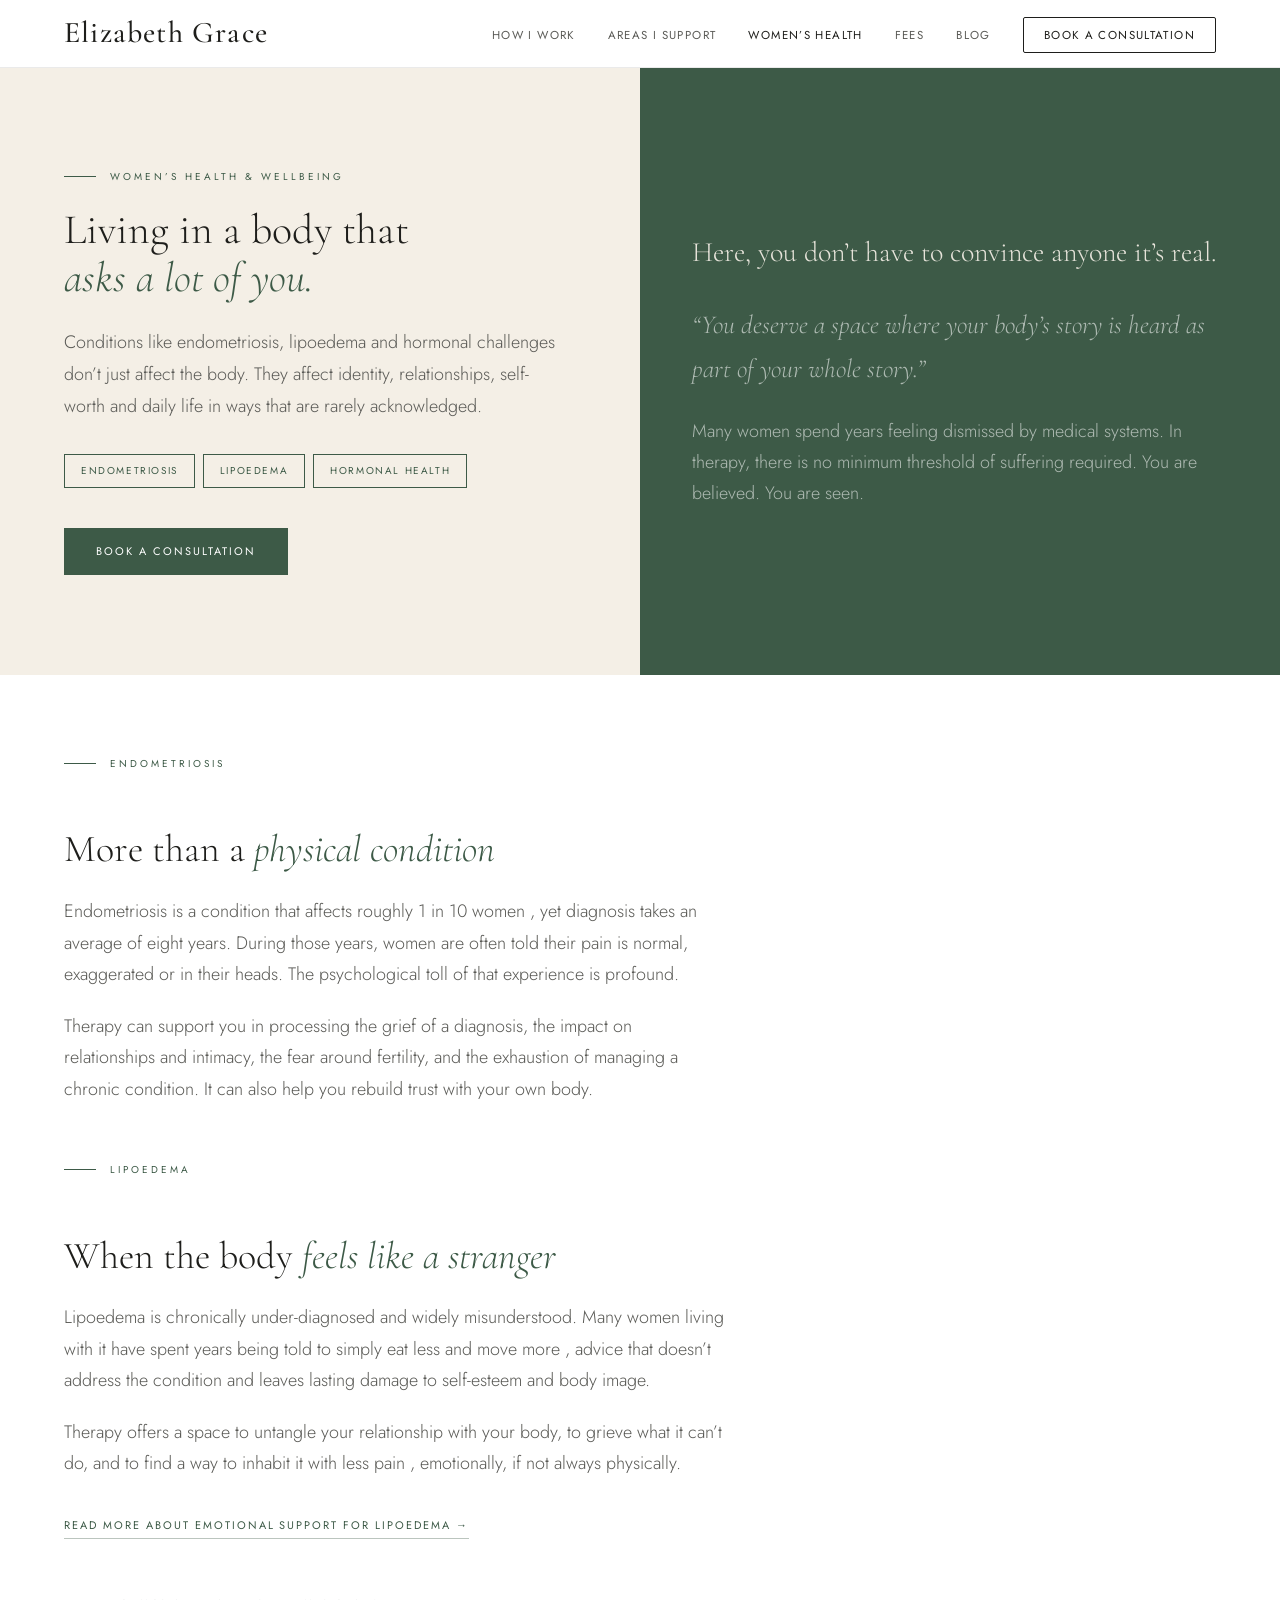
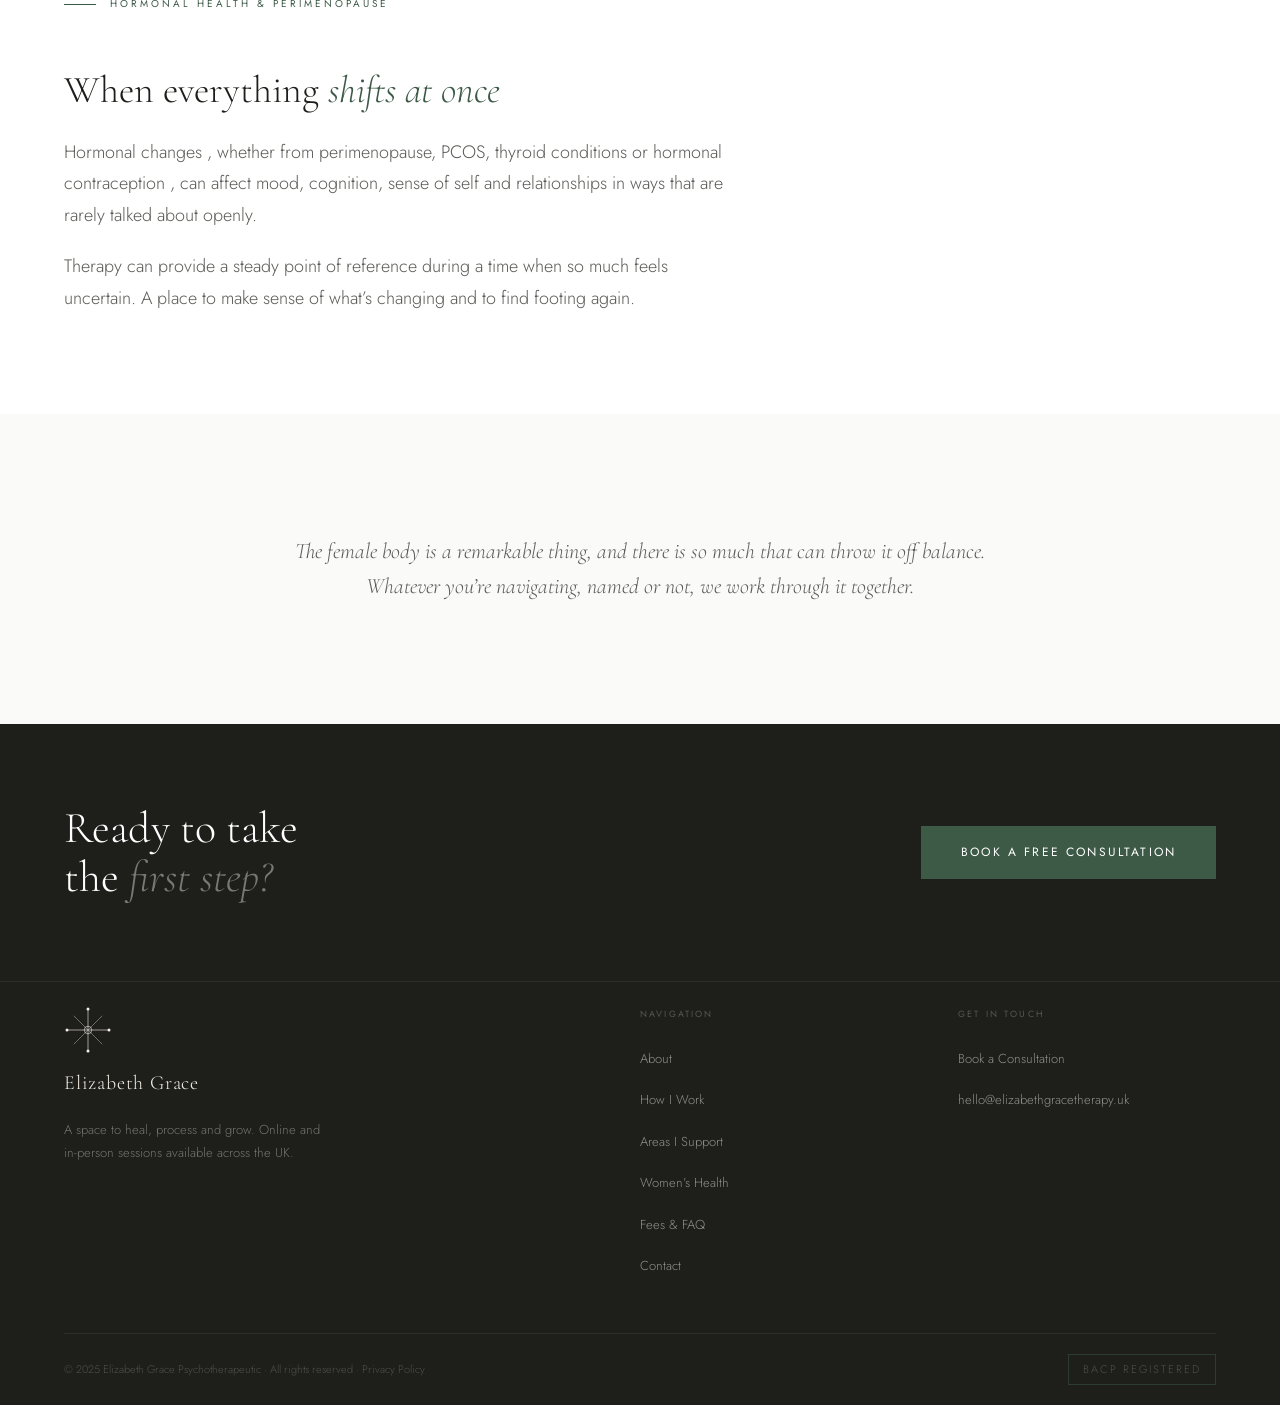
<file: womens-health.html>
﻿<!DOCTYPE html>
<html lang="en">
<head>
<meta charset="UTF-8">
<meta name="viewport" content="width=device-width, initial-scale=1.0">
<title>Women&rsquo;s Health , Elizabeth Grace Psychotherapeutic Counsellor</title>
<link rel="stylesheet" href="styles.css">
</head>
<body>

<nav>
  <div class="nav-logo"><a href="index.html">Elizabeth Grace</a></div>
  <button class="nav-toggle" aria-label="Open menu" aria-expanded="false">
    <span></span><span></span><span></span>
  </button>
  <ul class="nav-links">
    <li><a href="how-i-work.html">How I Work</a></li>
    <li><a href="areas.html">Areas I Support</a></li>
    <li><a href="womens-health.html" class="active">Women&rsquo;s Health</a></li>
    <li><a href="fees.html">Fees</a></li>
    <li><a href="blog.html">Blog</a></li>
    <li><a href="contact.html" class="nav-book">Book a Consultation</a></li>
  </ul>
</nav>

<div class="page-top">
  <section class="womens">
    <div class="womens-text">
      <div class="eyebrow" style="margin-bottom:20px">Women&rsquo;s Health &amp; Wellbeing</div>
      <h2>Living in a body that<br><em>asks a lot of you.</em></h2>
      <p>Conditions like endometriosis, lipoedema and hormonal challenges don&rsquo;t just affect the body. They affect identity, relationships, self-worth and daily life in ways that are rarely acknowledged.</p>
      <div class="tags">
        <a href="#endometriosis" class="tag">Endometriosis</a>
        <a href="#lipoedema" class="tag">Lipoedema</a>
        <a href="#hormonal-health" class="tag">Hormonal Health</a>
      </div>
      <a href="contact.html" class="btn-fill">Book a Consultation</a>
    </div>
    <div class="womens-panel">
      <p style="font-family:'Cormorant Garamond',serif; font-weight:300; color:rgba(244,239,230,0.92); font-size:28px; line-height:1.3; margin-bottom:32px;">Here, you don&rsquo;t have to convince anyone it&rsquo;s real.</p>
      <p class="panel-quote">&ldquo;You deserve a space where your body&rsquo;s story is heard as part of your whole story.&rdquo;</p>
      <p>Many women spend years feeling dismissed by medical systems. In therapy, there is no minimum threshold of suffering required. You are believed. You are seen.</p>
    </div>
  </section>

  <div class="interior-body">
    <div class="eyebrow" id="endometriosis">Endometriosis</div>
    <h2>More than a <em>physical condition</em></h2>
    <p>Endometriosis is a condition that affects roughly 1 in 10 women , yet diagnosis takes an average of eight years. During those years, women are often told their pain is normal, exaggerated or in their heads. The psychological toll of that experience is profound.</p>
    <p>Therapy can support you in processing the grief of a diagnosis, the impact on relationships and intimacy, the fear around fertility, and the exhaustion of managing a chronic condition. It can also help you rebuild trust with your own body.</p>

    <div class="eyebrow" id="lipoedema">Lipoedema</div>
    <h2>When the body <em>feels like a stranger</em></h2>
    <p>Lipoedema is chronically under-diagnosed and widely misunderstood. Many women living with it have spent years being told to simply eat less and move more , advice that doesn&rsquo;t address the condition and leaves lasting damage to self-esteem and body image.</p>
    <p>Therapy offers a space to untangle your relationship with your body, to grieve what it can&rsquo;t do, and to find a way to inhabit it with less pain , emotionally, if not always physically.</p>
    <p><a href="blog/lipoedema-counselling.html" class="text-link">Read more about emotional support for lipoedema &rarr;</a></p>

    <div class="eyebrow" id="hormonal-health">Hormonal Health &amp; Perimenopause</div>
    <h2>When everything <em>shifts at once</em></h2>
    <p>Hormonal changes , whether from perimenopause, PCOS, thyroid conditions or hormonal contraception , can affect mood, cognition, sense of self and relationships in ways that are rarely talked about openly.</p>
    <p>Therapy can provide a steady point of reference during a time when so much feels uncertain. A place to make sense of what&rsquo;s changing and to find footing again.</p>
  </div>

  <div class="statement-band">
    <p class="statement-text">The female body is a remarkable thing, and there is so much that can throw it off balance. Whatever you&rsquo;re navigating, named or not, we work through it together.</p>
  </div>

  <div class="cta-band">
    <h2>Ready to take<br>the <em>first step?</em></h2>
    <a href="contact.html" class="btn-fill" style="font-size:12px; padding:16px 40px;">Book a Free Consultation</a>
  </div>
</div>

<footer>
  <div class="footer-grid">
    <div>
      <div class="footer-logo">
        <svg width="48" height="48" viewBox="0 0 64 64" fill="none">
          <line x1="32" y1="4" x2="32" y2="60" stroke="#F4EFE6" stroke-width="0.8"/>
          <line x1="4" y1="32" x2="60" y2="32" stroke="#F4EFE6" stroke-width="0.8"/>
          <line x1="13" y1="13" x2="51" y2="51" stroke="#F4EFE6" stroke-width="0.5"/>
          <line x1="51" y1="13" x2="13" y2="51" stroke="#F4EFE6" stroke-width="0.5"/>
          <circle cx="32" cy="4" r="2" fill="#F4EFE6"/>
          <circle cx="32" cy="60" r="2" fill="#F4EFE6"/>
          <circle cx="4" cy="32" r="2" fill="#F4EFE6"/>
          <circle cx="60" cy="32" r="2" fill="#F4EFE6"/>
          <circle cx="32" cy="32" r="5" stroke="#F4EFE6" stroke-width="0.8" fill="none"/>
        </svg>
        <span class="footer-logo-text">Elizabeth Grace</span>
      </div>
      <p class="footer-desc">A space to heal, process and grow. Online and in-person sessions available across the UK.</p>
    </div>
    <div>
      <div class="footer-heading">Navigation</div>
      <ul class="footer-links">
        <li><a href="about.html">About</a></li>
        <li><a href="how-i-work.html">How I Work</a></li>
        <li><a href="areas.html">Areas I Support</a></li>
        <li><a href="womens-health.html">Women&rsquo;s Health</a></li>
        <li><a href="fees.html">Fees &amp; FAQ</a></li>
        <li><a href="contact.html">Contact</a></li>
      </ul>
    </div>
    <div>
      <div class="footer-heading">Get in Touch</div>
      <ul class="footer-links">
        <li><a href="contact.html">Book a Consultation</a></li>
        <li><a href="mailto:hello@elizabethgracetherapy.uk">hello@elizabethgracetherapy.uk</a></li>
      </ul>
    </div>
  </div>
  <div class="footer-bottom">
    <span>&copy; 2025 Elizabeth Grace Psychotherapeutic &middot; All rights reserved &middot; <a href="privacy.html">Privacy Policy</a></span>
    <span class="bacp-pill">BACP Registered</span>
  </div>
</footer>

<script src="script.js"></script>
</body>
</html>
</file>
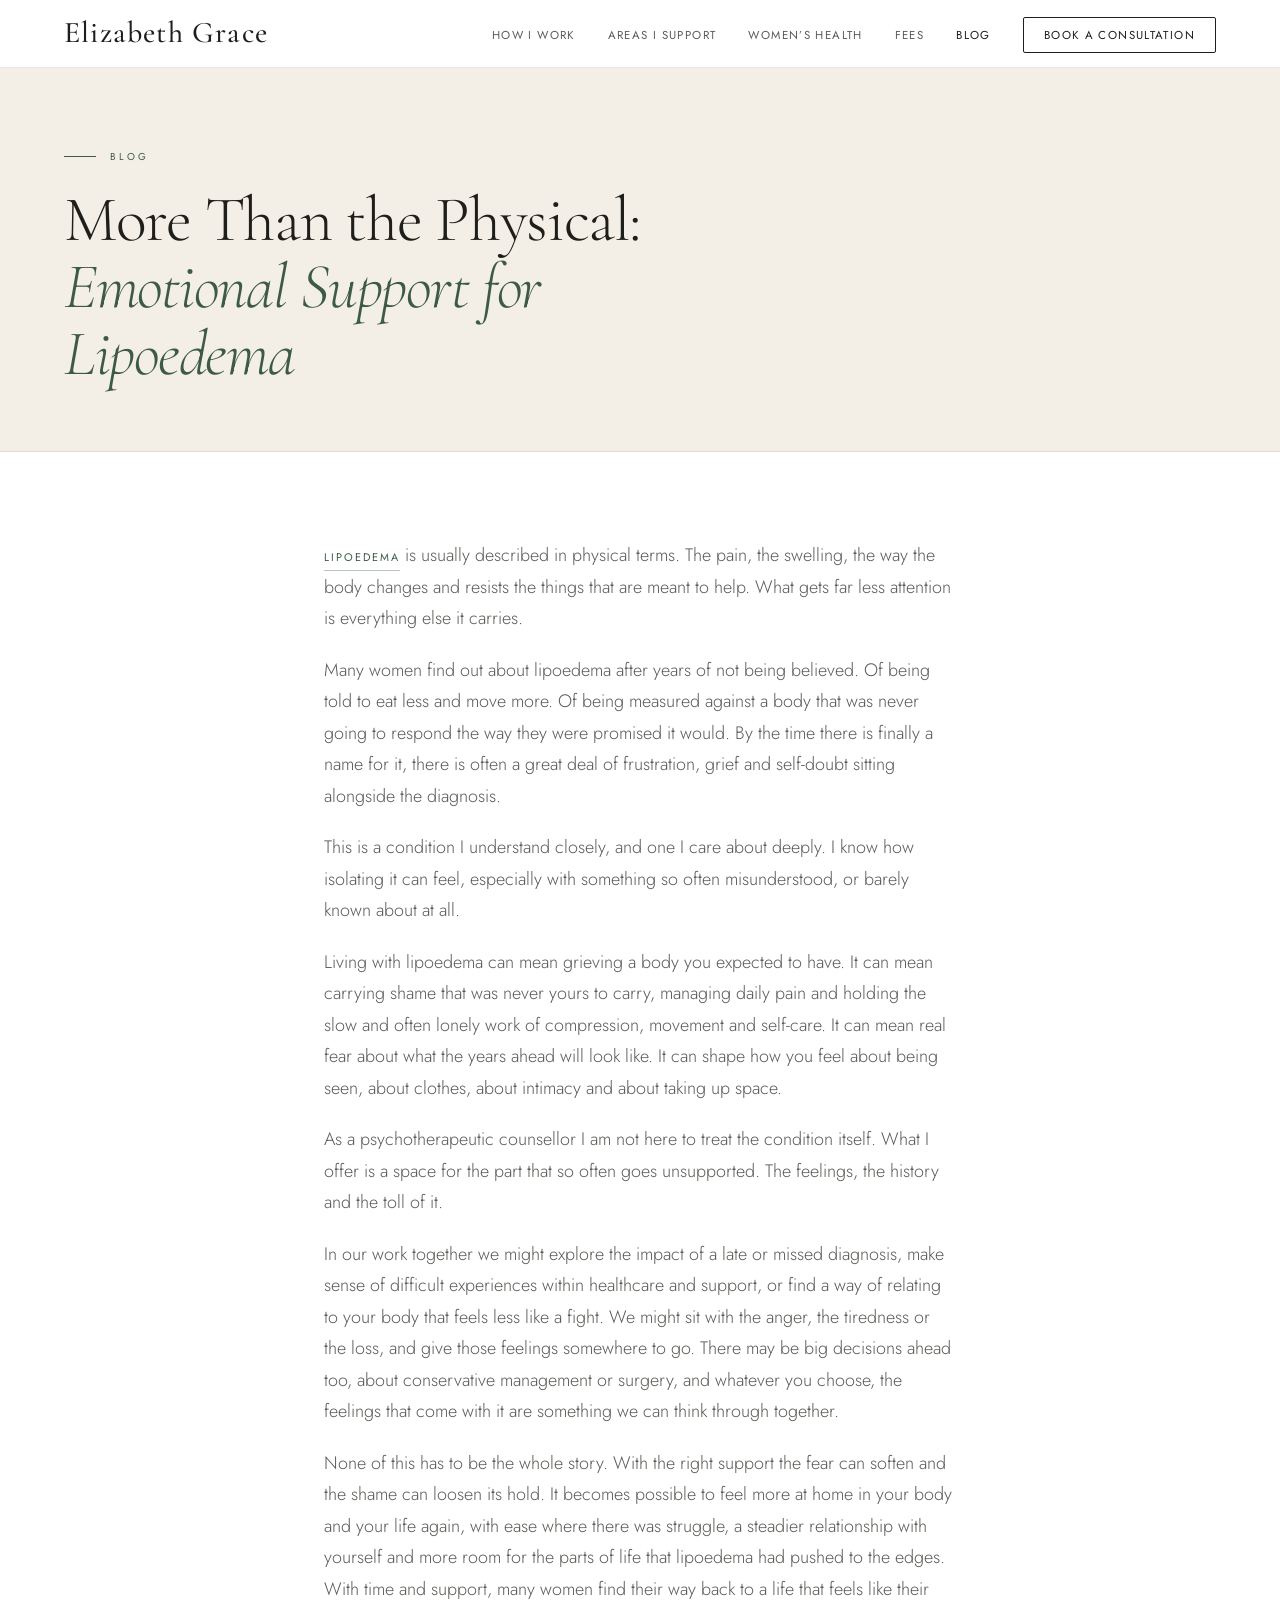
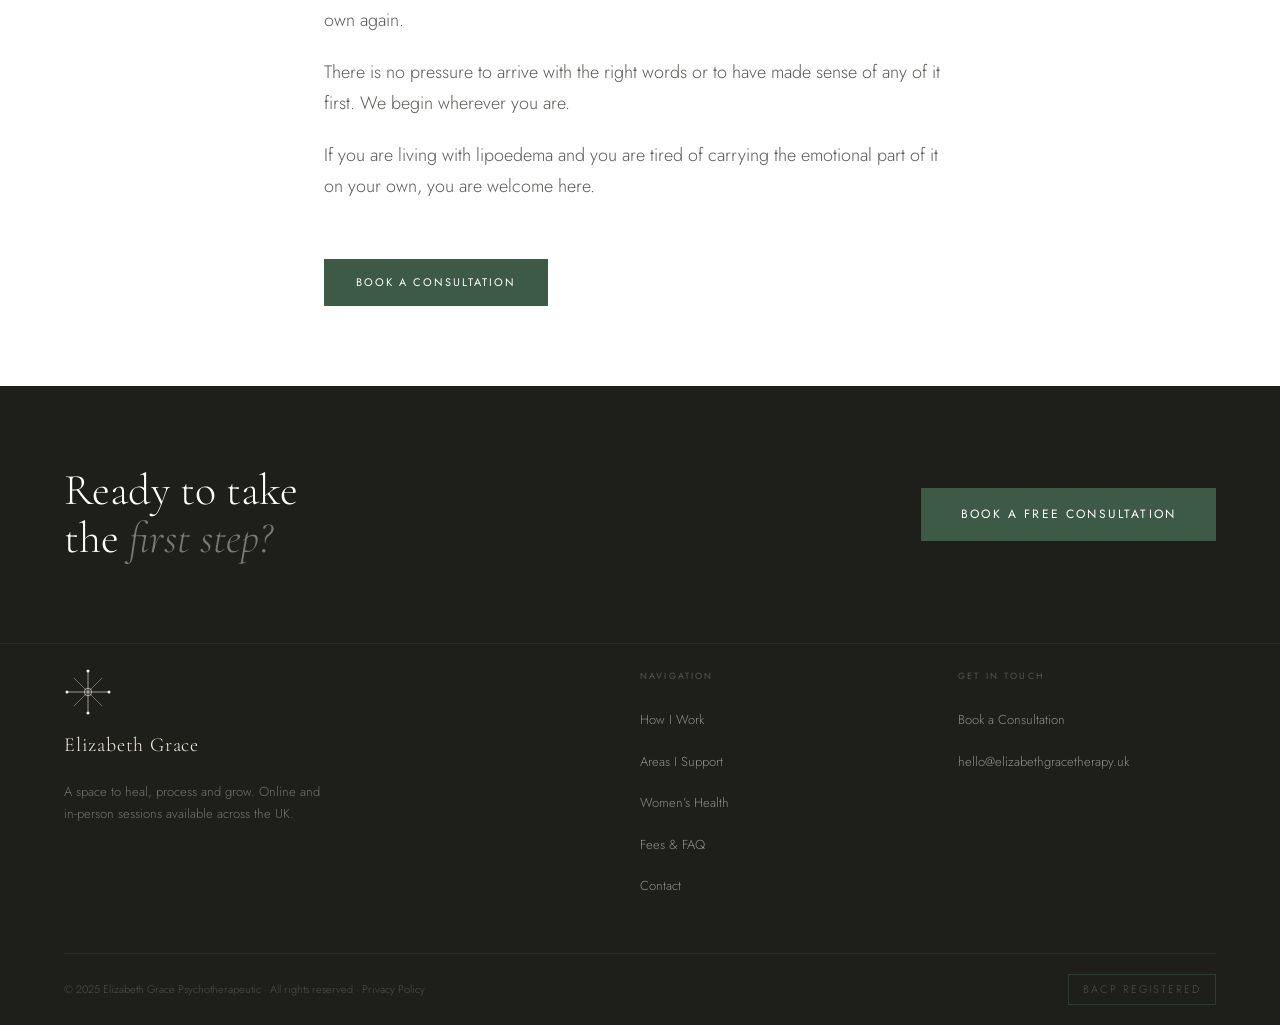
<file: blog/lipoedema-counselling.html>
<!DOCTYPE html>
<html lang="en">
<head>
<meta charset="UTF-8">
<meta name="viewport" content="width=device-width, initial-scale=1.0">
<title>Lipoedema Counselling: Emotional Support Beyond the Physical | Elizabeth Grace</title>
<meta name="description" content="Lipoedema counselling with Elizabeth Grace, a psychotherapeutic counsellor supporting the emotional side of lipoedema &mdash; grief, shame and late diagnosis. Online sessions across the UK.">
<link rel="stylesheet" href="../styles.css">
</head>
<body>

<nav>
  <div class="nav-logo"><a href="../index.html">Elizabeth Grace</a></div>
  <button class="nav-toggle" aria-label="Open menu" aria-expanded="false">
    <span></span><span></span><span></span>
  </button>
  <ul class="nav-links">
    <li><a href="../how-i-work.html">How I Work</a></li>
    <li><a href="../areas.html">Areas I Support</a></li>
    <li><a href="../womens-health.html">Women&rsquo;s Health</a></li>
    <li><a href="../fees.html">Fees</a></li>
    <li><a href="../blog.html" class="active">Blog</a></li>
    <li><a href="../contact.html" class="nav-book">Book a Consultation</a></li>
  </ul>
</nav>

<div class="page-top">
  <div class="page-header">
    <div class="eyebrow">Blog</div>
    <h1>More Than the Physical:<br><em>Emotional Support for Lipoedema</em></h1>
  </div>

  <div class="interior-body" style="max-width: 760px; margin: 0 auto;">
    <p><a href="../womens-health.html#lipoedema" class="text-link">Lipoedema</a> is usually described in physical terms. The pain, the swelling, the way the body changes and resists the things that are meant to help. What gets far less attention is everything else it carries.</p>

    <p>Many women find out about lipoedema after years of not being believed. Of being told to eat less and move more. Of being measured against a body that was never going to respond the way they were promised it would. By the time there is finally a name for it, there is often a great deal of frustration, grief and self-doubt sitting alongside the diagnosis.</p>

    <p>This is a condition I understand closely, and one I care about deeply. I know how isolating it can feel, especially with something so often misunderstood, or barely known about at all.</p>

    <p>Living with lipoedema can mean grieving a body you expected to have. It can mean carrying shame that was never yours to carry, managing daily pain and holding the slow and often lonely work of compression, movement and self-care. It can mean real fear about what the years ahead will look like. It can shape how you feel about being seen, about clothes, about intimacy and about taking up space.</p>

    <p>As a psychotherapeutic counsellor I am not here to treat the condition itself. What I offer is a space for the part that so often goes unsupported. The feelings, the history and the toll of it.</p>

    <p>In our work together we might explore the impact of a late or missed diagnosis, make sense of difficult experiences within healthcare and support, or find a way of relating to your body that feels less like a fight. We might sit with the anger, the tiredness or the loss, and give those feelings somewhere to go. There may be big decisions ahead too, about conservative management or surgery, and whatever you choose, the feelings that come with it are something we can think through together.</p>

    <p>None of this has to be the whole story. With the right support the fear can soften and the shame can loosen its hold. It becomes possible to feel more at home in your body and your life again, with ease where there was struggle, a steadier relationship with yourself and more room for the parts of life that lipoedema had pushed to the edges. With time and support, many women find their way back to a life that feels like their own again.</p>

    <p>There is no pressure to arrive with the right words or to have made sense of any of it first. We begin wherever you are.</p>

    <p>If you are living with lipoedema and you are tired of carrying the emotional part of it on your own, you are welcome here.</p>

    <div style="margin-top: 56px;">
      <a href="../contact.html" class="btn-fill">Book a Consultation</a>
    </div>
  </div>

  <div class="cta-band">
    <h2>Ready to take<br>the <em>first step?</em></h2>
    <a href="../contact.html" class="btn-fill" style="font-size:12px; padding:16px 40px;">Book a Free Consultation</a>
  </div>
</div>

<footer>
  <div class="footer-grid">
    <div>
      <div class="footer-logo">
        <svg width="48" height="48" viewBox="0 0 64 64" fill="none">
          <line x1="32" y1="4" x2="32" y2="60" stroke="#F4EFE6" stroke-width="0.8"/>
          <line x1="4" y1="32" x2="60" y2="32" stroke="#F4EFE6" stroke-width="0.8"/>
          <line x1="13" y1="13" x2="51" y2="51" stroke="#F4EFE6" stroke-width="0.5"/>
          <line x1="51" y1="13" x2="13" y2="51" stroke="#F4EFE6" stroke-width="0.5"/>
          <circle cx="32" cy="4" r="2" fill="#F4EFE6"/>
          <circle cx="32" cy="60" r="2" fill="#F4EFE6"/>
          <circle cx="4" cy="32" r="2" fill="#F4EFE6"/>
          <circle cx="60" cy="32" r="2" fill="#F4EFE6"/>
          <circle cx="32" cy="32" r="5" stroke="#F4EFE6" stroke-width="0.8" fill="none"/>
        </svg>
        <span class="footer-logo-text">Elizabeth Grace</span>
      </div>
      <p class="footer-desc">A space to heal, process and grow. Online and in-person sessions available across the UK.</p>
    </div>
    <div>
      <div class="footer-heading">Navigation</div>
      <ul class="footer-links">
        <li><a href="../how-i-work.html">How I Work</a></li>
        <li><a href="../areas.html">Areas I Support</a></li>
        <li><a href="../womens-health.html">Women&rsquo;s Health</a></li>
        <li><a href="../fees.html">Fees &amp; FAQ</a></li>
        <li><a href="../contact.html">Contact</a></li>
      </ul>
    </div>
    <div>
      <div class="footer-heading">Get in Touch</div>
      <ul class="footer-links">
        <li><a href="../contact.html">Book a Consultation</a></li>
        <li><a href="mailto:hello@elizabethgracetherapy.uk">hello@elizabethgracetherapy.uk</a></li>
      </ul>
    </div>
  </div>
  <div class="footer-bottom">
    <span>&copy; 2025 Elizabeth Grace Psychotherapeutic &middot; All rights reserved &middot; <a href="../privacy.html">Privacy Policy</a></span>
    <span class="bacp-pill">BACP Registered</span>
  </div>
</footer>

<script src="../script.js"></script>
</body>
</html>
</file>
<file: styles.css>
@import url('https://fonts.googleapis.com/css2?family=Cormorant+Garamond:ital,wght@0,300;0,400;0,500;1,300;1,400&family=Jost:wght@300;400;500&display=swap');

*, *::before, *::after { box-sizing: border-box; margin: 0; padding: 0; }

:root {
  --cream: #F4EFE6;
  --white: #FFFFFF;
  --off-white: #FAFAF8;
  --charcoal: #1E1E1B;
  --mid: #5A5A56;
  --light: #9A9A96;
  --green: #3D5A47;
  --green-mid: #4e7060;
  --border: rgba(30,30,27,0.09);
}

body { font-family: 'Jost', sans-serif; background: var(--white); color: var(--charcoal); font-size: 18px; line-height: 1.75; }

/* ─── NAV ─────────────────────────────────────── */
nav {
  position: fixed; top: 0; left: 0; right: 0; z-index: 200;
  background: var(--white); border-bottom: 1px solid var(--border);
  padding: 0 64px; height: 68px;
  display: flex; align-items: center; justify-content: space-between;
}
.nav-logo a {
  font-family: 'Cormorant Garamond', serif;
  font-size: 30px;
  font-weight: 500;
  color: #1E1E1B;
  letter-spacing: 0.04em;
  text-decoration: none;
}
.nav-links { display: flex; gap: 32px; list-style: none; align-items: center; }
.nav-links a {
  text-decoration: none; color: var(--mid);
  font-size: 11.5px; letter-spacing: 0.12em; text-transform: uppercase;
  font-weight: 400; transition: color 0.2s;
}
.nav-links a:hover { color: var(--charcoal); }
.nav-links a.active { color: var(--charcoal); }
.nav-book {
  border: 1px solid var(--charcoal) !important;
  color: var(--charcoal) !important;
  padding: 9px 20px; border-radius: 2px;
  white-space: nowrap; flex-shrink: 0;
  transition: background 0.2s !important, color 0.2s !important;
}
.nav-book:hover { background: var(--charcoal) !important; color: var(--white) !important; }

/* ─── PAGE TOP OFFSET ─────────────────────────── */
.page-top { margin-top: 68px; }

/* ─── SHARED UTILITIES ────────────────────────── */
.eyebrow {
  font-size: 10px; letter-spacing: 0.3em; text-transform: uppercase;
  color: var(--green); font-weight: 400; margin-bottom: 28px;
  display: flex; align-items: center; gap: 14px;
}
.eyebrow::before {
  content: ''; display: block; width: 32px; height: 1px; background: var(--green);
}
.section-header {
  display: flex; justify-content: space-between; align-items: flex-end;
  margin-bottom: 48px; padding-bottom: 28px; border-bottom: 1px solid var(--border);
}
.section-header h2 {
  font-family: 'Cormorant Garamond', serif;
  font-size: 42px; font-weight: 300; color: var(--charcoal); line-height: 1.1;
}
.section-eyebrow {
  font-size: 10px; letter-spacing: 0.28em; text-transform: uppercase;
  color: var(--mid); font-weight: 300;
  display: flex; align-items: center; gap: 12px;
}
.section-eyebrow::before {
  content: ''; display: block; width: 28px; height: 1px; background: var(--mid);
}
.btn-fill {
  display: inline-block; background: var(--green); color: var(--white);
  padding: 14px 32px; text-decoration: none;
  font-size: 11px; letter-spacing: 0.18em; text-transform: uppercase;
  font-weight: 400; transition: background 0.2s;
}
.btn-fill:hover { background: var(--green-mid); }
.btn-outline {
  display: inline-block; border: 1px solid var(--border);
  color: var(--mid); padding: 13px 24px; text-decoration: none;
  font-size: 11px; letter-spacing: 0.14em; text-transform: uppercase;
  font-weight: 300; transition: border-color 0.2s, color 0.2s;
}
.btn-outline:hover { border-color: var(--charcoal); color: var(--charcoal); }
.text-link {
  display: inline-flex; align-items: center; gap: 8px;
  margin-top: 16px; color: var(--green); text-decoration: none;
  font-size: 11px; letter-spacing: 0.18em; text-transform: uppercase;
  font-weight: 400; border-bottom: 1px solid rgba(61,90,71,0.35);
  padding-bottom: 3px; transition: border-color 0.2s;
}
.text-link:hover { border-color: var(--green); }

/* ─── HERO ────────────────────────────────────── */
.hero {
  display: grid;
  grid-template-columns: 1fr 1fr;
  height: calc(100vh - 68px);
  min-height: 560px;
}
.hero-left {
  display: flex; flex-direction: column; justify-content: center;
  padding: 80px 72px 80px 64px;
  background: var(--white);
}
.hero-name {
  font-family: 'Cormorant Garamond', serif;
  font-size: clamp(56px, 6.5vw, 88px);
  font-weight: 300; color: var(--charcoal);
  line-height: 0.93; letter-spacing: -0.02em;
  margin-bottom: 24px;
}
.hero-role {
  font-size: 12px; letter-spacing: 0.2em; text-transform: uppercase;
  color: var(--light); font-weight: 300; margin-bottom: 44px;
}
.hero-tagline {
  font-family: 'Cormorant Garamond', serif;
  font-size: 20px; font-style: italic; font-weight: 300;
  color: var(--mid); line-height: 1.6; margin-bottom: 52px;
  max-width: 380px; border-left: 2px solid var(--green);
  padding-left: 20px;
}
.hero-actions { display: flex; gap: 14px; align-items: center; }
.hero-right { position: relative; overflow: hidden; }
.hero-right img {
  width: 100%; height: 100%;
  object-fit: cover; object-position: center 10%;
  display: block; background: var(--cream);
}

/* ─── ABOUT SPLIT ─────────────────────────────── */
.about {
  display: grid;
  grid-template-columns: 1fr 1fr;
  min-height: 680px;
}
.about-green {
  background: var(--green);
  display: flex; flex-direction: column;
  justify-content: space-between;
  padding: 72px 64px;
}
.about-star { opacity: 0.35; }
.about-quote {
  font-family: 'Cormorant Garamond', serif;
  font-size: 24px; font-style: italic; font-weight: 300;
  color: rgba(244,239,230,0.88); line-height: 1.55; margin-bottom: 0;
}
.about-quote-attr {
  font-size: 9px; letter-spacing: 0.22em; text-transform: uppercase;
  color: rgba(244,239,230,0.4); font-weight: 300;
}
.about-text {
  background: var(--cream);
  padding: 80px 72px 80px 80px;
  display: flex; flex-direction: column; justify-content: center;
}
.about-text h2 {
  font-family: 'Cormorant Garamond', serif;
  font-size: 42px; font-weight: 300; color: var(--charcoal);
  line-height: 1.15; margin-bottom: 32px; letter-spacing: -0.01em;
}
.about-text h2 em { font-style: italic; color: var(--green); }
.about-text p {
  font-size: 18px; line-height: 1.78; color: var(--mid);
  font-weight: 300; margin-bottom: 18px; max-width: 500px;
}

/* ─── AREAS ───────────────────────────────────── */
.areas {
  padding: 100px 64px;
  background: var(--off-white);
}
.areas-grid {
  display: grid; grid-template-columns: repeat(3, 1fr);
  gap: 1px; background: var(--border); border: 1px solid var(--border);
}
.area-card {
  background: var(--off-white); padding: 44px 40px; transition: background 0.2s;
}
.area-card:hover { background: var(--white); }
.area-title {
  font-family: 'Cormorant Garamond', serif; font-size: 22px;
  font-weight: 400; color: var(--charcoal); margin-bottom: 14px;
}
.area-desc { font-size: 18px; line-height: 1.72; color: var(--mid); font-weight: 300; }

/* ─── WOMEN'S HEALTH ──────────────────────────── */
.womens {
  display: grid; grid-template-columns: 1fr 1fr;
  background: var(--cream);
}
.womens-text { padding: 100px 80px 100px 64px; }
.womens-text h2 {
  font-family: 'Cormorant Garamond', serif; font-size: 42px;
  font-weight: 300; color: var(--charcoal); line-height: 1.15; margin-bottom: 24px;
}
.womens-text h2 em { font-style: italic; color: var(--green); }
.womens-text p {
  font-size: 18px; line-height: 1.78; color: var(--mid);
  font-weight: 300; margin-bottom: 32px; max-width: 520px;
}
.tags { display: flex; flex-wrap: wrap; gap: 8px; margin-bottom: 40px; }
.tag {
  border: 1px solid var(--green); color: var(--green);
  font-size: 10px; letter-spacing: 0.16em; text-transform: uppercase;
  padding: 7px 16px; font-weight: 400;
}
a.tag { text-decoration: none; transition: background 0.2s, color 0.2s; }
a.tag:hover { background: var(--green); color: var(--white); }
.eyebrow[id] { scroll-margin-top: 108px; }
.womens-panel {
  background: var(--green); padding: 90px 52px;
  display: flex; flex-direction: column; justify-content: center;
}
.panel-quote {
  font-family: 'Cormorant Garamond', serif; font-size: 24px;
  font-weight: 300; font-style: italic;
  color: rgba(255,255,255,0.88); line-height: 1.55; margin-bottom: 24px;
}
.womens-panel .panel-quote { font-size: 26px; }
.womens-panel p {
  font-size: 18px; line-height: 1.72; color: rgba(255,255,255,0.58); font-weight: 300;
}

/* ─── HOW I WORK ──────────────────────────────── */
.how {
  padding: 100px 64px;
  background: var(--white);
  border-top: 1px solid var(--border);
}
.how-grid {
  display: grid; grid-template-columns: repeat(4, 1fr);
  gap: 48px; margin-top: 52px;
}
.how-card { border-top: 1px solid var(--border); padding-top: 24px; }
.how-label {
  font-size: 9px; letter-spacing: 0.24em; text-transform: uppercase;
  color: var(--light); font-weight: 400; margin-bottom: 14px;
}
.how-title {
  font-family: 'Cormorant Garamond', serif; font-size: 22px;
  font-weight: 400; color: var(--charcoal); margin-bottom: 12px;
}
.how-desc { font-size: 18px; line-height: 1.72; color: var(--mid); font-weight: 300; }

/* ─── CTA BAND ────────────────────────────────── */
.cta-band {
  background: var(--charcoal); padding: 80px 64px;
  display: flex; align-items: center; justify-content: space-between; gap: 40px;
}
.cta-band h2 {
  font-family: 'Cormorant Garamond', serif; font-size: 44px;
  font-weight: 300; color: var(--white); line-height: 1.1;
}
.cta-band h2 em { font-style: italic; color: rgba(255,255,255,0.4); }

/* ─── PAGE HEADER ─────────────────────────────── */
.page-header {
  padding: 80px 64px 64px;
  background: var(--cream);
  border-bottom: 1px solid var(--border);
}
.page-header .eyebrow { margin-bottom: 20px; }
.page-header h1 {
  font-family: 'Cormorant Garamond', serif;
  font-size: clamp(40px, 5vw, 68px);
  font-weight: 300; color: var(--charcoal);
  line-height: 1.05; letter-spacing: -0.02em;
  max-width: 700px;
}
.page-header h1 em { font-style: italic; color: var(--green); }
.page-header p {
  font-size: 18px; line-height: 1.72; color: var(--mid);
  font-weight: 300; max-width: 580px; margin-top: 28px;
}

/* ─── FEES ────────────────────────────────────── */
.fees-section { padding: 100px 64px; background: var(--white); }
.fees-grid {
  display: grid; grid-template-columns: 1fr 1fr;
  gap: 2px; background: var(--border); border: 1px solid var(--border);
  margin-bottom: 72px;
}
.fee-card {
  background: var(--white); padding: 52px 48px;
}
.fee-card.featured { background: var(--off-white); }
.fee-label {
  font-size: 9px; letter-spacing: 0.24em; text-transform: uppercase;
  color: var(--light); font-weight: 400; margin-bottom: 14px;
}
.fee-title {
  font-family: 'Cormorant Garamond', serif; font-size: 28px;
  font-weight: 400; color: var(--charcoal); margin-bottom: 8px;
}
.fee-price {
  font-family: 'Cormorant Garamond', serif; font-size: 52px;
  font-weight: 300; color: var(--green); line-height: 1; margin-bottom: 24px;
}
.fee-price span { font-size: 18px; color: var(--mid); vertical-align: super; }
.fee-desc { font-size: 13.5px; line-height: 1.8; color: var(--mid); font-weight: 300; }
.faq-section { padding: 0 64px 100px; }
.faq-section h2 {
  font-family: 'Cormorant Garamond', serif; font-size: 36px;
  font-weight: 300; color: var(--charcoal);
  margin-bottom: 40px; padding-bottom: 24px; border-bottom: 1px solid var(--border);
}
.faq-item { border-bottom: 1px solid var(--border); padding: 28px 0; }
.faq-q {
  font-size: 18px; font-weight: 400; color: var(--charcoal); margin-bottom: 12px;
}
.faq-a { font-size: 18px; line-height: 1.72; color: var(--mid); font-weight: 300; }

/* ─── CONTACT ─────────────────────────────────── */
.contact-section {
  display: grid; grid-template-columns: 1fr 1fr;
  min-height: 600px;
}
.contact-left { padding: 80px 64px; background: var(--white); }
.contact-left h2 {
  font-family: 'Cormorant Garamond', serif; font-size: 42px;
  font-weight: 300; color: var(--charcoal); line-height: 1.1;
  margin-bottom: 32px;
}
.contact-left h2 em { font-style: italic; color: var(--green); }
.contact-detail {
  display: flex; flex-direction: column; gap: 24px; margin-bottom: 48px;
}
.contact-item { display: flex; flex-direction: column; gap: 4px; }
.contact-item-label {
  font-size: 9px; letter-spacing: 0.24em; text-transform: uppercase;
  color: var(--light); font-weight: 400;
}
.contact-item-value {
  font-size: 18px; color: var(--charcoal); font-weight: 300;
}
.contact-item-value a {
  color: var(--green); text-decoration: none;
}
.contact-item-value a:hover { text-decoration: underline; }
.contact-right {
  background: var(--green); padding: 80px 64px;
  display: flex; flex-direction: column; justify-content: center;
}
.contact-right p.panel-quote { margin-bottom: 32px; }
.contact-right p {
  font-size: 17px; line-height: 1.72; color: rgba(255,255,255,0.58); font-weight: 300;
}

/* ─── CONTACT FORM ────────────────────────────── */
.contact-form { margin-top: 40px; display: flex; flex-direction: column; gap: 24px; }
.form-field { display: flex; flex-direction: column; gap: 8px; }
.form-field label {
  font-size: 9px; letter-spacing: 0.24em; text-transform: uppercase;
  color: var(--light); font-weight: 400;
}
.form-field input,
.form-field textarea {
  width: 100%;
  font-family: 'Jost', sans-serif; font-size: 14px; font-weight: 300;
  color: var(--charcoal); background: var(--white);
  border: 1px solid var(--border); border-radius: 0;
  padding: 14px 16px; outline: none;
  transition: border-color 0.2s;
  -webkit-appearance: none;
}
.form-field input::placeholder,
.form-field textarea::placeholder { color: var(--light); }
.form-field input:focus,
.form-field textarea:focus { border-color: var(--green); }
.form-field textarea { resize: vertical; min-height: 140px; line-height: 1.7; }

/* ─── INTERIOR PAGE BODY ──────────────────────── */
.interior-body { padding: 80px 64px; }
.interior-body h2 {
  font-family: 'Cormorant Garamond', serif; font-size: 38px;
  font-weight: 300; color: var(--charcoal); line-height: 1.15;
  margin-bottom: 24px; margin-top: 56px;
}
.interior-body h2:first-child { margin-top: 0; }
.interior-body h2 em { font-style: italic; color: var(--green); }
.interior-body p {
  font-size: 18px; line-height: 1.75; color: var(--mid);
  font-weight: 300; max-width: 660px; margin-bottom: 20px;
}
.interior-body .eyebrow { margin-bottom: 16px; margin-top: 56px; }
.interior-body .eyebrow:first-child { margin-top: 0; }

/* ─── TWO COL INTERIOR ────────────────────────── */
.two-col {
  display: grid; grid-template-columns: 1fr 1fr;
  gap: 80px; padding: 80px 64px;
  background: var(--off-white);
}
.two-col h3 {
  font-family: 'Cormorant Garamond', serif; font-size: 26px;
  font-weight: 400; color: var(--charcoal); margin-bottom: 18px;
}
.two-col p { font-size: 17px; line-height: 1.72; color: var(--mid); font-weight: 300; margin-bottom: 14px; }

/* ─── STATEMENT BAND ──────────────────────────── */
.statement-band {
  background: var(--off-white);
  padding: 120px 64px;
  display: flex; justify-content: center;
}
.statement-text {
  font-family: 'Cormorant Garamond', serif;
  font-size: 22px; font-style: italic; font-weight: 300;
  color: var(--mid); line-height: 1.6;
  max-width: 700px; text-align: center;
}

/* ─── BLOG ────────────────────────────────────── */
.blog-section {
  padding: 80px 64px 100px;
  background: var(--off-white);
}
.blog-grid {
  display: grid; grid-template-columns: repeat(3, 1fr);
  gap: 1px; background: var(--border); border: 1px solid var(--border);
}
.blog-card {
  background: var(--white); padding: 44px 40px;
  display: flex; flex-direction: column;
  transition: background 0.2s;
}
.blog-card:hover { background: var(--off-white); }
.blog-date {
  font-size: 10px; letter-spacing: 0.2em; text-transform: uppercase;
  color: var(--light); font-weight: 400; margin-bottom: 16px;
}
.blog-title {
  font-family: 'Cormorant Garamond', serif; font-size: 24px;
  font-weight: 400; color: var(--charcoal); line-height: 1.2; margin-bottom: 14px;
}
.blog-excerpt {
  font-size: 18px; line-height: 1.72; color: var(--mid);
  font-weight: 300; margin-bottom: 22px; flex-grow: 1;
}

/* ─── FOOTER ──────────────────────────────────── */
footer {
  background: var(--charcoal); padding: 24px 64px 0;
  border-top: 1px solid rgba(255,255,255,0.06);
}
.footer-grid {
  display: grid; grid-template-columns: 2fr 1fr 1fr;
  gap: 60px; padding-bottom: 52px;
}
.footer-logo {
  display: flex; flex-direction: column; align-items: flex-start;
  text-align: left; margin-top: 0; margin-bottom: 18px;
}
.footer-logo svg { width: 48px; height: 48px; margin-bottom: 12px; }
.footer-logo-text {
  font-family: 'Cormorant Garamond', serif;
  font-size: 20px; font-weight: 300;
  color: #F4EFE6; letter-spacing: 0.04em;
}
.footer-desc {
  font-size: 13px; line-height: 1.75;
  color: rgba(255,255,255,0.38); font-weight: 300; max-width: 260px;
}
.footer-heading {
  font-size: 9px; letter-spacing: 0.24em; text-transform: uppercase;
  color: rgba(255,255,255,0.25); margin-bottom: 20px;
}
.footer-links { list-style: none; display: flex; flex-direction: column; gap: 10px; }
.footer-links a {
  text-decoration: none; color: rgba(255,255,255,0.5);
  font-size: 13px; font-weight: 300; transition: color 0.2s;
}
.footer-links a:hover { color: var(--white); }
.footer-bottom {
  border-top: 1px solid rgba(255,255,255,0.07);
  padding: 20px 0; display: flex; justify-content: space-between; align-items: center;
}
.footer-bottom span { font-size: 11px; color: rgba(255,255,255,0.22); font-weight: 300; }
.footer-bottom a { color: rgba(255,255,255,0.22); text-decoration: none; }
.footer-bottom a:hover { color: rgba(255,255,255,0.55); }
.bacp-pill {
  font-size: 9px; letter-spacing: 0.18em; text-transform: uppercase;
  color: var(--green); border: 1px solid rgba(61,90,71,0.5); padding: 5px 14px;
}

/* ─── RESPONSIVE ──────────────────────────────── */
@media (max-width: 900px) {
  nav { padding: 0 24px; }
  .nav-links { gap: 18px; }
  .hero { grid-template-columns: 1fr; height: auto; }
  .hero-right { height: 400px; }
  .hero-left { padding: 60px 24px; }
  .about { grid-template-columns: 1fr; }
  .about-text { padding: 60px 24px; }
  .about-green { padding: 60px 24px; }
  .areas { padding: 60px 24px; }
  .areas-grid { grid-template-columns: 1fr; }
  .blog-section { padding: 60px 24px; }
  .blog-grid { grid-template-columns: 1fr; }
  .womens { grid-template-columns: 1fr; }
  .womens-text { padding: 60px 24px; }
  .womens-panel { padding: 60px 24px; }
  .how { padding: 60px 24px; }
  .how-grid { grid-template-columns: 1fr 1fr; gap: 32px; }
  .cta-band { flex-direction: column; text-align: center; padding: 60px 24px; }
  footer { padding: 48px 24px 0; }
  .footer-grid { grid-template-columns: 1fr; gap: 40px; }
  .page-header { padding: 60px 24px 48px; }
  .fees-section { padding: 60px 24px; }
  .fees-grid { grid-template-columns: 1fr; }
  .faq-section { padding: 0 24px 60px; }
  .contact-section { grid-template-columns: 1fr; }
  .contact-left { padding: 60px 24px; }
  .contact-right { padding: 60px 24px; }
  .interior-body { padding: 60px 24px; }
  .two-col { grid-template-columns: 1fr; padding: 60px 24px; gap: 40px; }
  .statement-band { padding: 72px 24px; }
  .section-header { flex-direction: column; align-items: flex-start; gap: 12px; }
}

/* ─── NAV TOGGLE (hamburger) ──────────────────── */
.nav-toggle {
  display: none;
  flex-direction: column; justify-content: center; gap: 5px;
  background: none; border: none; cursor: pointer; padding: 8px;
  flex-shrink: 0;
}
.nav-toggle span {
  display: block; width: 22px; height: 1.5px;
  background: var(--charcoal); transition: transform 0.2s, opacity 0.2s;
}
.nav-toggle[aria-expanded="true"] span:nth-child(1) { transform: translateY(6.5px) rotate(45deg); }
.nav-toggle[aria-expanded="true"] span:nth-child(2) { opacity: 0; }
.nav-toggle[aria-expanded="true"] span:nth-child(3) { transform: translateY(-6.5px) rotate(-45deg); }

/* Tablet (768px–1024px): stack nav into two rows */
@media (min-width: 768px) and (max-width: 1024px) {
  nav {
    position: static;
    flex-direction: column;
    align-items: center;
    height: auto;
    padding: 16px 24px;
    gap: 12px;
  }
  .nav-links {
    flex-wrap: wrap;
    justify-content: center;
    row-gap: 12px;
    gap: 14px 20px;
  }
  .page-top { margin-top: 0; }
  .hero { height: auto; min-height: 560px; }
}

/* Mobile (max 767px): hamburger menu + layout */
@media (max-width: 767px) {
  nav {
    padding: 0 20px;
    height: 60px;
  }
  .page-top { margin-top: 60px; }
  .hero { min-height: 0; }
  .nav-toggle { display: flex; }
  .nav-links {
    display: none;
    position: fixed; top: 60px; left: 0; right: 0;
    background: var(--white);
    flex-direction: column;
    padding: 0 20px 20px;
    gap: 0;
    border-bottom: 1px solid var(--border);
    box-shadow: 0 4px 16px rgba(0,0,0,0.06);
    z-index: 199;
  }
  .nav-links.open { display: flex; }
  .nav-links li { border-bottom: 1px solid var(--border); }
  .nav-links a { display: block; padding: 14px 0; }
  .nav-links .nav-book {
    display: block; margin-top: 8px; text-align: center;
    padding: 12px 20px !important; white-space: normal;
  }
  /* Heading scale-downs */
  .hero-name { font-size: 48px; }
  .section-header h2 { font-size: 28px; }
  .about-text h2 { font-size: 28px; }
  .womens-text h2 { font-size: 28px; }
  .cta-band h2 { font-size: 30px; }
  .contact-left h2 { font-size: 28px; }
  .interior-body h2 { font-size: 26px; }
  .faq-section h2 { font-size: 26px; }
  /* How-grid: 1 column on mobile (overrides 900px 1fr 1fr) */
  .how-grid { grid-template-columns: 1fr; gap: 28px; }
  /* Tighten paddings */
  .cta-band { padding: 56px 20px; }
  .statement-band { padding: 56px 20px; }
  .page-header { padding: 48px 20px 40px; }
  .areas { padding: 56px 20px; }
  .how { padding: 56px 20px; }
  .fees-section { padding: 56px 20px; }
  .faq-section { padding: 0 20px 56px; }
  .interior-body { padding: 56px 20px; }
  .two-col { padding: 56px 20px; }
  .womens-text { padding: 56px 20px; }
  .womens-panel { padding: 56px 20px; }
  .contact-left { padding: 56px 20px; }
  .contact-right { padding: 56px 20px; }
  footer { padding: 40px 20px 0; }
}
</file>
